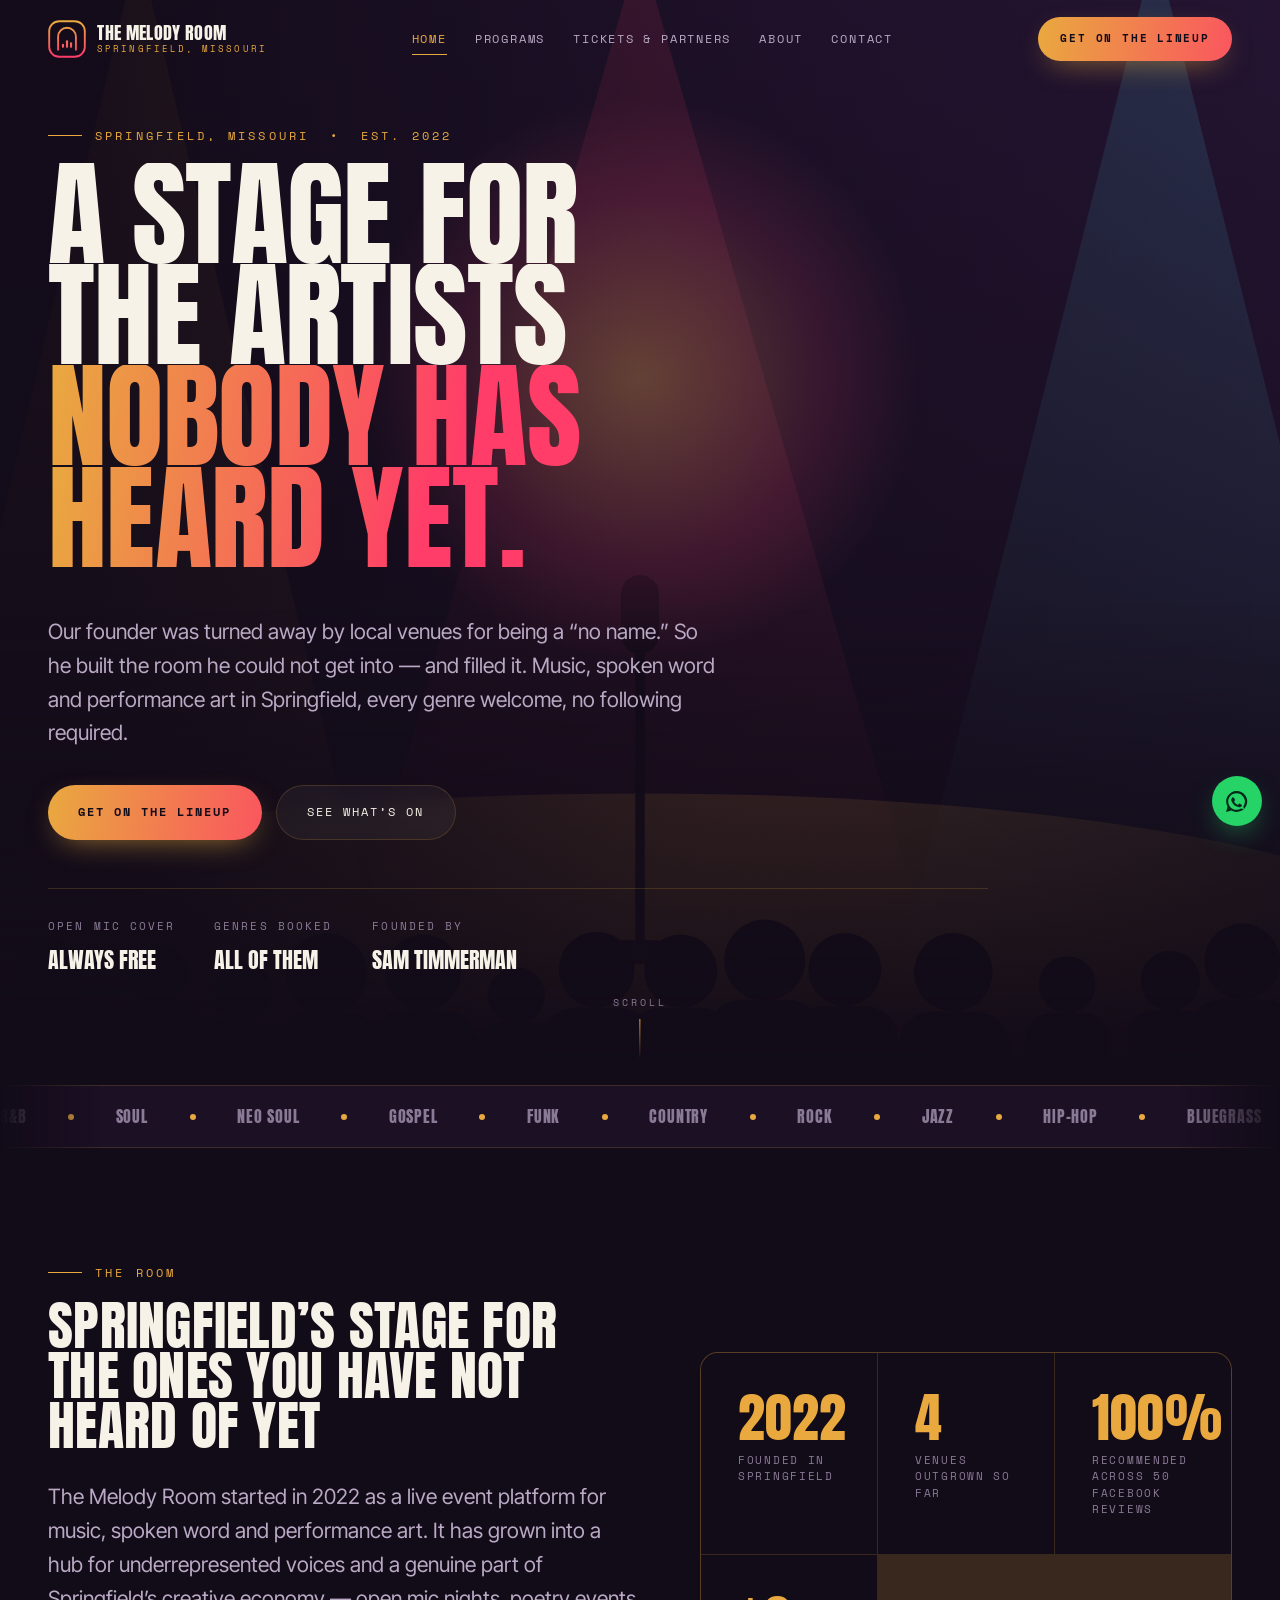
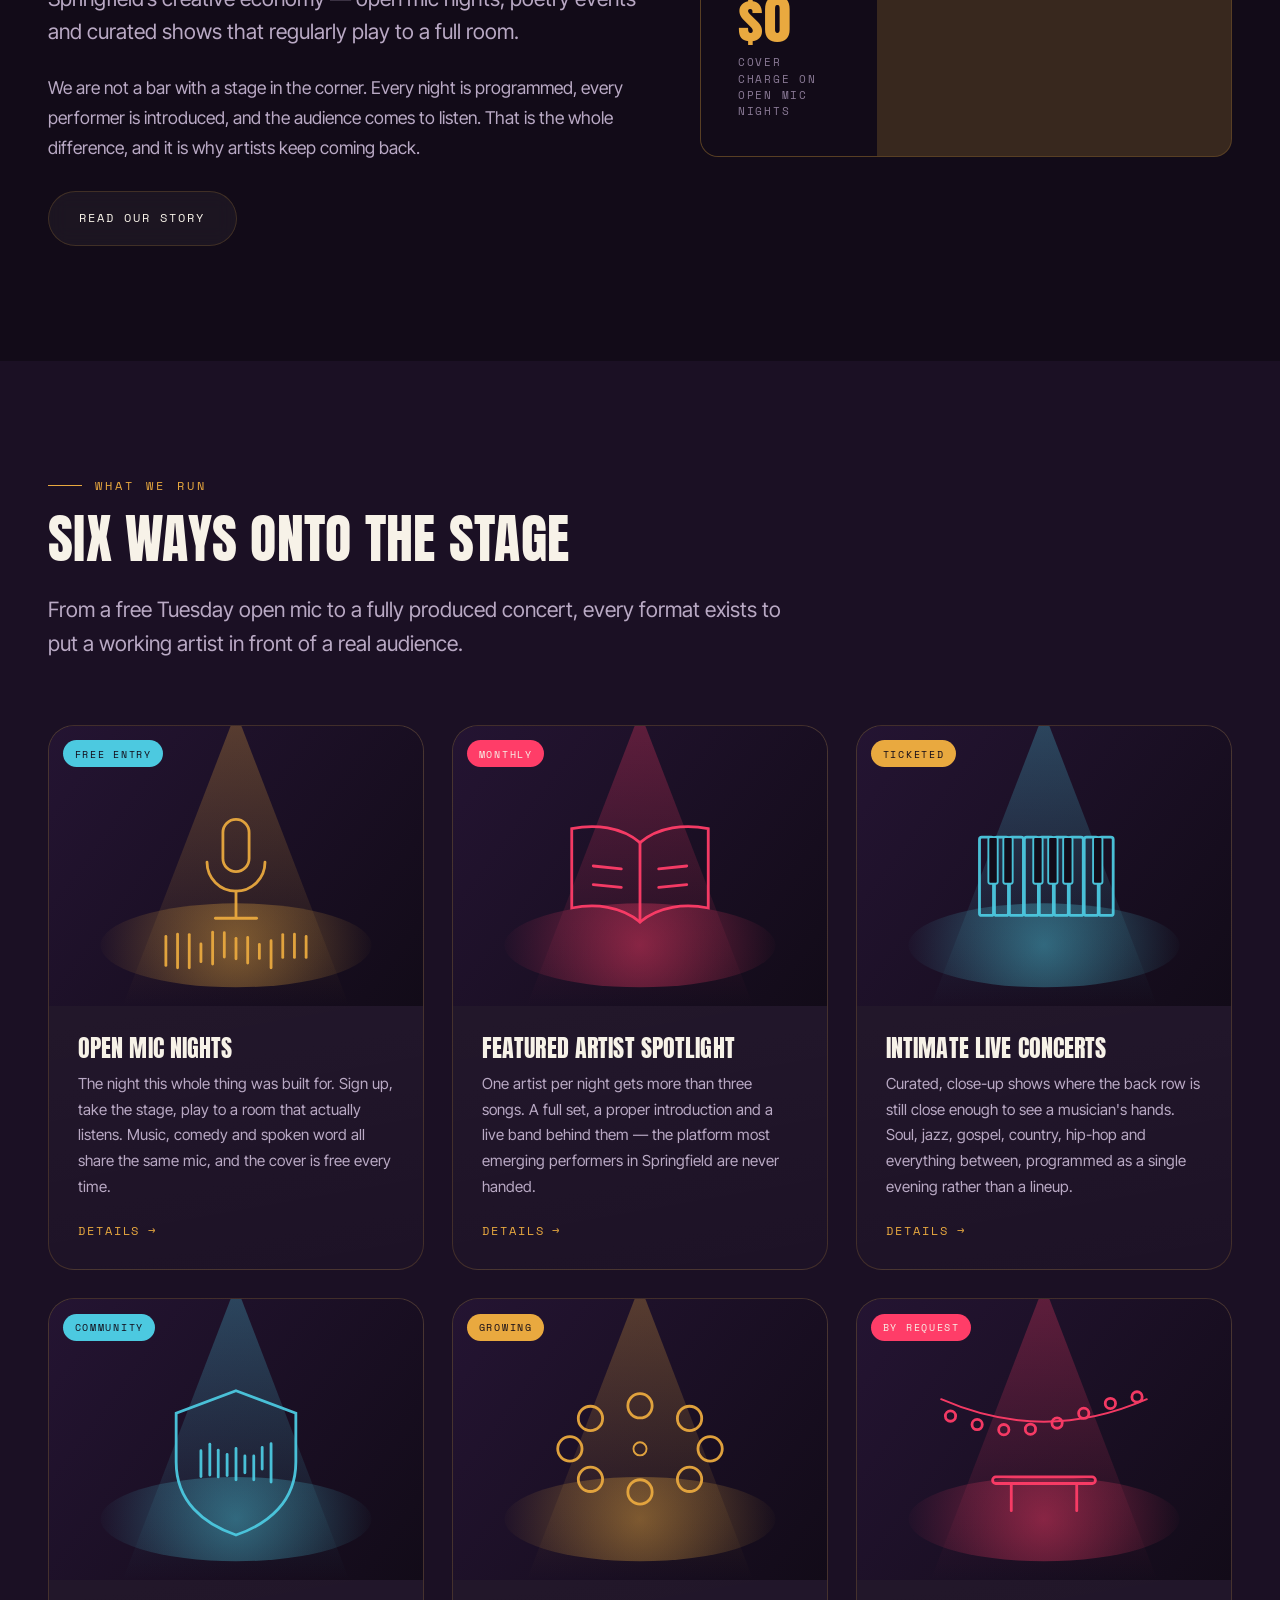
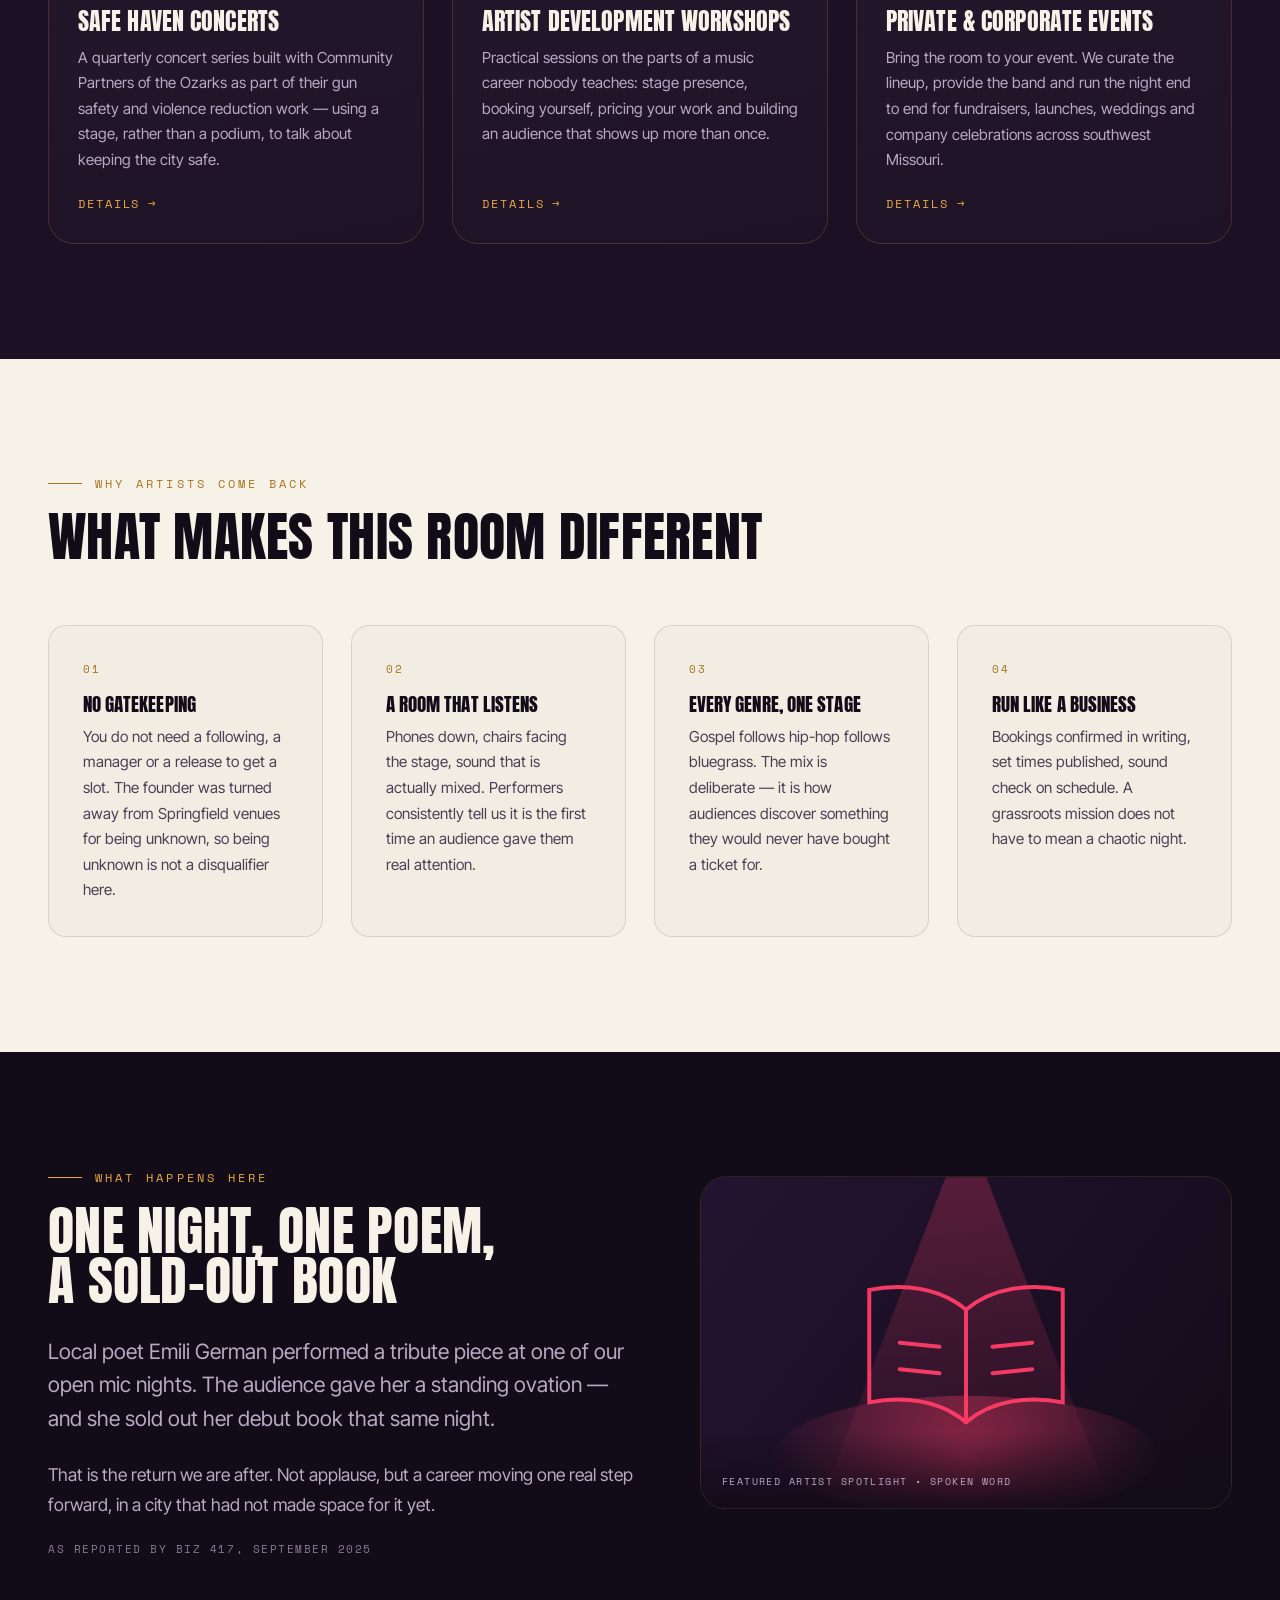
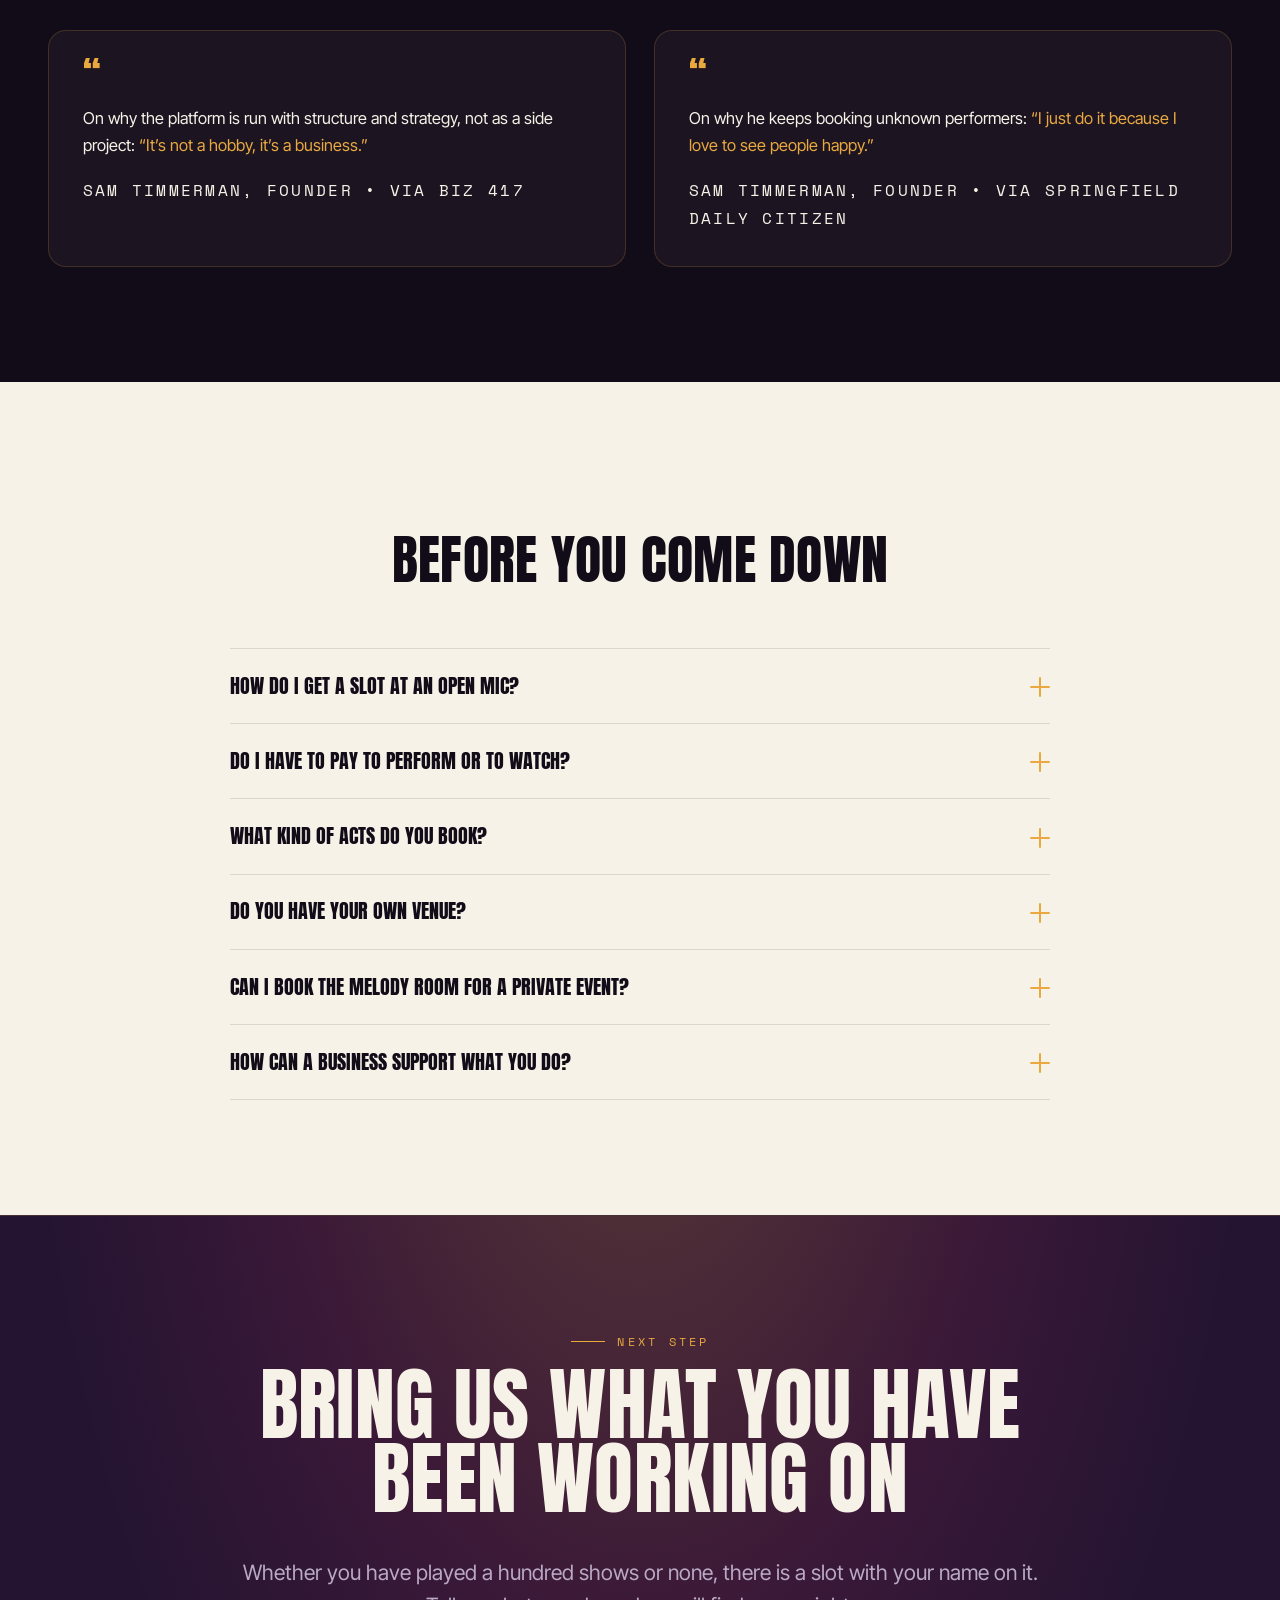
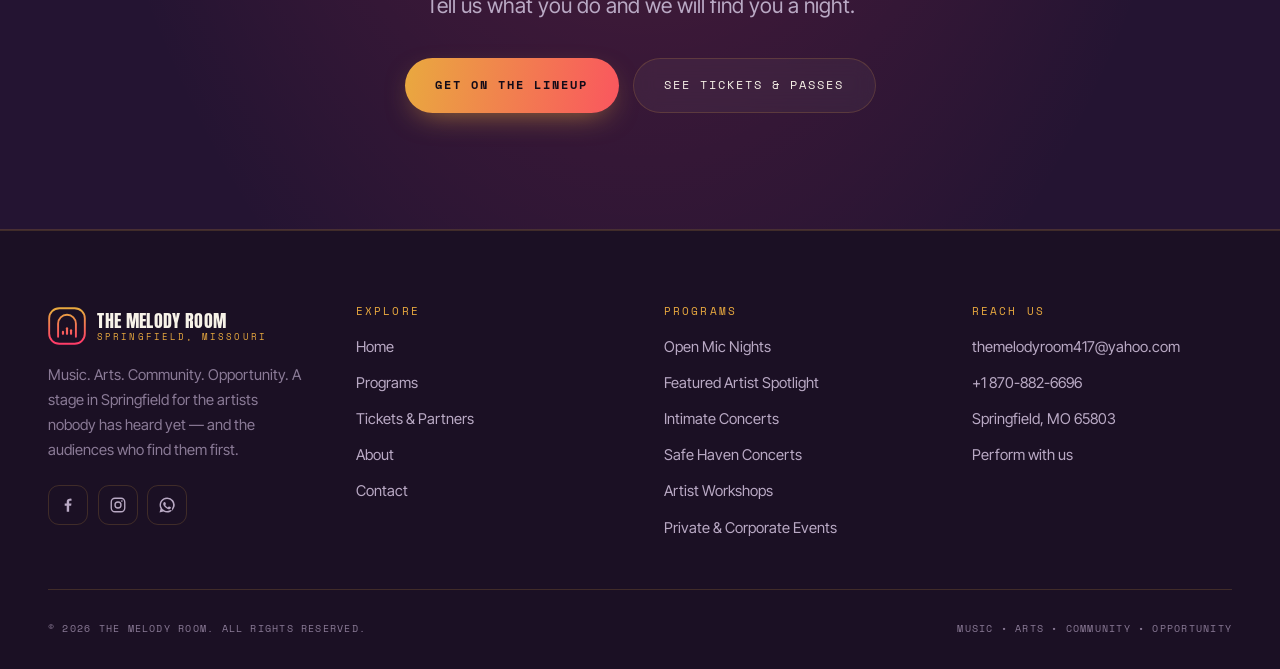
<file: index.html>
<!DOCTYPE html>
<html lang="en">
<head>
<meta charset="utf-8">
<meta name="viewport" content="width=device-width, initial-scale=1">

<!-- ============================== SEO ============================== -->
<title>The Melody Room | Live Music, Open Mic &amp; Spoken Word in Springfield, MO</title>
<meta name="description" content="The Melody Room is a live event platform in Springfield, Missouri giving stage time to musicians, poets and comedians. Free open mic nights, intimate concerts and artist spotlights. Founded by Sam Timmerman.">
<link rel="canonical" href="https://themelodyroom417.com/index.html">
<meta name="theme-color" content="#120B18">
<meta name="author" content="The Melody Room">
<meta name="robots" content="index, follow">

<!-- Open Graph / social sharing -->
<meta property="og:type" content="website">
<meta property="og:site_name" content="The Melody Room">
<meta property="og:title" content="The Melody Room | Live Music, Open Mic &amp; Spoken Word in Springfield, MO">
<meta property="og:description" content="The Melody Room is a live event platform in Springfield, Missouri giving stage time to musicians, poets and comedians. Free open mic nights, intimate concerts and artist spotlights. Founded by Sam Timmerman.">
<meta property="og:url" content="https://themelodyroom417.com/index.html">
<meta property="og:image" content="https://themelodyroom417.com/assets/images/og-image.jpg">
<meta name="twitter:card" content="summary_large_image">
<meta name="twitter:title" content="The Melody Room | Live Music, Open Mic &amp; Spoken Word in Springfield, MO">
<meta name="twitter:description" content="The Melody Room is a live event platform in Springfield, Missouri giving stage time to musicians, poets and comedians. Free open mic nights, intimate concerts and artist spotlights. Founded by Sam Timmerman.">
<meta name="twitter:image" content="https://themelodyroom417.com/assets/images/og-image.jpg">

<!-- Local SEO -->
<meta name="geo.region" content="US-MO">
<meta name="geo.placename" content="Springfield, MO">

<link rel="icon" type="image/svg+xml" href="assets/images/favicon.svg">
<link rel="apple-touch-icon" href="assets/images/logo-mark.svg">

<!-- Fonts: Anton (poster display) / Inter Tight (body) / Space Mono (run-sheet labels) -->
<link rel="preconnect" href="https://fonts.googleapis.com">
<link rel="preconnect" href="https://fonts.gstatic.com" crossorigin>
<link href="https://fonts.googleapis.com/css2?family=Anton&family=Inter+Tight:wght@400;500;600&family=Space+Mono:wght@400;700&display=swap" rel="stylesheet">

<link rel="stylesheet" href="css/style.css">

<!-- Structured data: helps Google show the venue in local results -->
<script type="application/ld+json">
{
  "@context": "https://schema.org",
  "@type": "PerformingGroup",
  "name": "The Melody Room",
  "url": "https://themelodyroom417.com",
  "logo": "https://themelodyroom417.com/assets/images/logo-mark.svg",
  "image": "https://themelodyroom417.com/assets/images/og-image.jpg",
  "description": "A live event platform in Springfield, Missouri offering stage time for music, spoken word and performance art.",
  "foundingDate": "2022",
  "founder": { "@type": "Person", "name": "Sam Timmerman" },
  "email": "themelodyroom417@yahoo.com",
  "telephone": "+1 870-882-6696",
  "address": {
    "@type": "PostalAddress",
    "addressLocality": "Springfield",
    "addressRegion": "MO",
    "postalCode": "65803",
    "addressCountry": "US"
  },
  "sameAs": ["https://www.facebook.com/TheMelodyRoom417", "https://www.instagram.com/themelodyroom417/"]
}
</script>
<script type="application/ld+json">
{"@context":"https://schema.org","@type":"FAQPage","mainEntity":[{"@type":"Question","name":"How do I get a slot at an open mic?","acceptedAnswer":{"@type":"Answer","text":"Send us a message through the contact page or reach out on Facebook or Instagram with your name, what you perform and roughly how long you need. Sign-ups also open at the door before each show, though slots fill quickly - messaging ahead is the safer route."}},{"@type":"Question","name":"Do I have to pay to perform or to watch?","acceptedAnswer":{"@type":"Answer","text":"Open mic nights are free to attend and free to perform. Ticketed shows are our curated concerts and special events, and those prices are listed on the tickets page."}},{"@type":"Question","name":"What kind of acts do you book?","acceptedAnswer":{"@type":"Answer","text":"Musicians, singers, bands, rappers, poets, spoken word artists and comedians. RandB, soul, neo soul, gospel, funk, country, rock, jazz, hip-hop, bluegrass and Christian contemporary have all shared this stage."}},{"@type":"Question","name":"Do you have your own venue?","acceptedAnswer":{"@type":"Answer","text":"We host at partner venues around Springfield while we work toward a permanent home. Every event listing names the venue and address, so always check the current listing on Facebook before you travel."}},{"@type":"Question","name":"Can I book The Melody Room for a private event?","acceptedAnswer":{"@type":"Answer","text":"Yes. We curate lineups and run full evenings for fundraisers, corporate events, weddings and community programming. Email us with your date, venue and audience size and we will send a proposal."}},{"@type":"Question","name":"How can a business support what you do?","acceptedAnswer":{"@type":"Answer","text":"Through show sponsorship, season partnership or in-kind support such as venue space and equipment. Partnership tiers are on the tickets page, and we are happy to build something that fits your goals."}}]}
</script>
</head>
<body>

<a class="skip" href="#main">Skip to content</a>

<!-- ========================= LOADING ANIMATION ========================= -->
<div id="preloader">
  <div class="preloader-inner">
    <div class="preloader-mark"><svg viewBox="0 0 64 64" aria-hidden="true" focusable="false">
      <defs><linearGradient id="bg-pre" x1="32" y1="6" x2="32" y2="58" gradientUnits="userSpaceOnUse">
        <stop offset="0" stop-color="#E9A93F"/><stop offset="1" stop-color="#FF3D68"/></linearGradient></defs>
      <rect x="2" y="2" width="60" height="60" rx="17" fill="none" stroke="url(#bg-pre)" stroke-width="3.2"/>
      <path d="M17 50V28a15 15 0 0 1 30 0v22" fill="none" stroke="url(#bg-pre)" stroke-width="3.2" stroke-linecap="round"/>
      <g fill="url(#bg-pre)"><rect x="23.4" y="40" width="3.6" height="7" rx="1.8"/>
      <rect x="30.2" y="34" width="3.6" height="13" rx="1.8"/>
      <rect x="37" y="37.5" width="3.6" height="9.5" rx="1.8"/></g></svg></div>
    <p class="preloader-label">House lights down</p>
    <div class="preloader-bar"><i></i></div>
  </div>
</div>

<!-- ============================== NAV ============================== -->
<header class="nav">
  <div class="nav-inner">
    <a class="brand" href="index.html" aria-label="The Melody Room — home">
      <svg viewBox="0 0 64 64" aria-hidden="true" focusable="false">
      <defs><linearGradient id="bg-nav" x1="32" y1="6" x2="32" y2="58" gradientUnits="userSpaceOnUse">
        <stop offset="0" stop-color="#E9A93F"/><stop offset="1" stop-color="#FF3D68"/></linearGradient></defs>
      <rect x="2" y="2" width="60" height="60" rx="17" fill="none" stroke="url(#bg-nav)" stroke-width="3.2"/>
      <path d="M17 50V28a15 15 0 0 1 30 0v22" fill="none" stroke="url(#bg-nav)" stroke-width="3.2" stroke-linecap="round"/>
      <g fill="url(#bg-nav)"><rect x="23.4" y="40" width="3.6" height="7" rx="1.8"/>
      <rect x="30.2" y="34" width="3.6" height="13" rx="1.8"/>
      <rect x="37" y="37.5" width="3.6" height="9.5" rx="1.8"/></g></svg>
      <span class="brand-text">
        <span class="brand-name">The Melody Room</span>
        <span class="brand-sub">Springfield, Missouri</span>
      </span>
    </a>

    <nav class="nav-links" id="nav-links" aria-label="Main">
      <a href="index.html">Home</a>
        <a href="programs.html">Programs</a>
        <a href="tickets.html">Tickets &amp; Partners</a>
        <a href="about.html">About</a>
        <a href="contact.html">Contact</a>
      <a class="btn btn--primary" href="contact.html#lineup">Get on the lineup</a>
    </nav>

    <div class="nav-cta">
      <a class="btn btn--primary" href="contact.html#lineup">Get on the lineup</a>
    </div>

    <button class="burger" type="button" aria-label="Menu" aria-expanded="false" aria-controls="nav-links">
      <i></i><i></i><i></i>
    </button>
  </div>
</header>

<main id="main">

<!-- ============================== HERO ============================== -->
<section class="hero">
  <img class="hero-bg" src="assets/images/hero-stage.svg"
       alt="Stage lighting washing over the audience at a The Melody Room show" width="1600" height="800">
  <div class="spotlight" aria-hidden="true"></div>

  <div class="shell">
    <div class="hero-content">
      <p class="eyebrow">Springfield, Missouri &nbsp;&bull;&nbsp; Est. 2022</p>
      <h1>
        <span class="reveal-word"><span style="animation-delay:.05s">A stage for</span></span><br>
        <span class="reveal-word"><span style="animation-delay:.15s">the artists</span></span><br>
        <span class="reveal-word"><span class="spill" style="animation-delay:.25s">nobody has</span></span><br>
        <span class="reveal-word"><span class="spill" style="animation-delay:.35s">heard yet.</span></span>
      </h1>
      <p class="lead">Our founder was turned away by local venues for being a &ldquo;no name.&rdquo;
      So he built the room he could not get into &mdash; and filled it. Music, spoken word and
      performance art in Springfield, every genre welcome, no following required.</p>

      <div class="btn-row">
        <a class="btn btn--primary" href="contact.html#lineup">Get on the lineup</a>
        <a class="btn btn--ghost" href="programs.html">See what&rsquo;s on</a>
      </div>

      <dl class="hero-meta">
        <div><dt>Open mic cover</dt><dd>Always free</dd></div>
        <div><dt>Genres booked</dt><dd>All of them</dd></div>
        <div><dt>Founded by</dt><dd>Sam Timmerman</dd></div>
      </dl>
    </div>
  </div>

  <div class="scroll-hint" aria-hidden="true"><span>Scroll</span><i></i></div>
</section>

<div class="marquee" aria-hidden="true"><ul><li>R&amp;B</li><li>Soul</li><li>Neo Soul</li><li>Gospel</li><li>Funk</li><li>Country</li><li>Rock</li><li>Jazz</li><li>Hip-Hop</li><li>Bluegrass</li><li>Spoken Word</li><li>Comedy</li><li>Christian Contemporary</li></ul></div>


<!-- ============================== INTRO + STATS ============================== -->
<section class="section">
  <div class="shell">
    <div class="split">
      <div>
        <p class="eyebrow" data-reveal>The room</p>
        <h2 data-reveal>Springfield&rsquo;s stage for<br>the ones you have not<br>heard of yet</h2>
        <p class="lead" data-reveal>The Melody Room started in 2022 as a live event platform for music,
        spoken word and performance art. It has grown into a hub for underrepresented voices
        and a genuine part of Springfield&rsquo;s creative economy &mdash; open mic nights,
        poetry events and curated shows that regularly play to a full room.</p>
        <p data-reveal>We are not a bar with a stage in the corner. Every night is programmed,
        every performer is introduced, and the audience comes to listen. That is the whole
        difference, and it is why artists keep coming back.</p>
        <div class="btn-row" data-reveal style="margin-top:1.8rem">
          <a class="btn btn--ghost" href="about.html">Read our story</a>
        </div>
      </div>

      <div data-reveal>
        <div class="stats">
          <div class="stat">
            <div class="stat-num"><span data-count="2022">0</span></div>
            <p class="stat-label">Founded in Springfield</p>
          </div>
          <div class="stat">
            <div class="stat-num"><span data-count="4">0</span></div>
            <p class="stat-label">Venues outgrown so far</p>
          </div>
          <div class="stat">
            <div class="stat-num"><span data-count="100">0</span>%</div>
            <p class="stat-label">Recommended across 50 Facebook reviews</p>
          </div>
          <div class="stat">
            <div class="stat-num">$<span data-count="0">0</span></div>
            <p class="stat-label">Cover charge on open mic nights</p>
          </div>
        </div>
      </div>
    </div>
  </div>
</section>

<!-- ============================== PROGRAMS ============================== -->
<section class="section section--velvet" id="programs">
  <div class="shell">
    <div class="section-head">
      <p class="eyebrow" data-reveal>What we run</p>
      <h2 data-reveal>Six ways onto the stage</h2>
      <p class="lead" data-reveal>From a free Tuesday open mic to a fully produced concert,
      every format exists to put a working artist in front of a real audience.</p>
    </div>
    <div class="grid grid--3">
      <article class="card" data-reveal>
        <div class="card-media">
          <img src="assets/images/prog-open-mic.svg" alt="Open Mic Nights at The Melody Room in Springfield, Missouri"
               width="800" height="600" loading="lazy" decoding="async">
          <span class="card-tag card-tag--free">Free entry</span>
        </div>
        <div class="card-body">
          <h3>Open Mic Nights</h3>
          <p>The night this whole thing was built for. Sign up, take the stage, play to a room that actually listens. Music, comedy and spoken word all share the same mic, and the cover is free every time.</p>
          <a class="link-arrow" href="programs.html#open-mic">Details <span>&rarr;</span></a>
        </div>
      </article>
      <article class="card" data-reveal>
        <div class="card-media">
          <img src="assets/images/prog-poetry.svg" alt="Featured Artist Spotlight at The Melody Room in Springfield, Missouri"
               width="800" height="600" loading="lazy" decoding="async">
          <span class="card-tag card-tag--gel">Monthly</span>
        </div>
        <div class="card-body">
          <h3>Featured Artist Spotlight</h3>
          <p>One artist per night gets more than three songs. A full set, a proper introduction and a live band behind them &mdash; the platform most emerging performers in Springfield are never handed.</p>
          <a class="link-arrow" href="programs.html#spotlight">Details <span>&rarr;</span></a>
        </div>
      </article>
      <article class="card" data-reveal>
        <div class="card-media">
          <img src="assets/images/prog-concerts.svg" alt="Intimate Live Concerts at The Melody Room in Springfield, Missouri"
               width="800" height="600" loading="lazy" decoding="async">
          <span class="card-tag ">Ticketed</span>
        </div>
        <div class="card-body">
          <h3>Intimate Live Concerts</h3>
          <p>Curated, close-up shows where the back row is still close enough to see a musician's hands. Soul, jazz, gospel, country, hip-hop and everything between, programmed as a single evening rather than a lineup.</p>
          <a class="link-arrow" href="programs.html#concerts">Details <span>&rarr;</span></a>
        </div>
      </article>
      <article class="card" data-reveal>
        <div class="card-media">
          <img src="assets/images/prog-safe-haven.svg" alt="Safe Haven Concerts at The Melody Room in Springfield, Missouri"
               width="800" height="600" loading="lazy" decoding="async">
          <span class="card-tag card-tag--free">Community</span>
        </div>
        <div class="card-body">
          <h3>Safe Haven Concerts</h3>
          <p>A quarterly concert series built with Community Partners of the Ozarks as part of their gun safety and violence reduction work &mdash; using a stage, rather than a podium, to talk about keeping the city safe.</p>
          <a class="link-arrow" href="programs.html#safe-haven">Details <span>&rarr;</span></a>
        </div>
      </article>
      <article class="card" data-reveal>
        <div class="card-media">
          <img src="assets/images/prog-workshops.svg" alt="Artist Development Workshops at The Melody Room in Springfield, Missouri"
               width="800" height="600" loading="lazy" decoding="async">
          <span class="card-tag ">Growing</span>
        </div>
        <div class="card-body">
          <h3>Artist Development Workshops</h3>
          <p>Practical sessions on the parts of a music career nobody teaches: stage presence, booking yourself, pricing your work and building an audience that shows up more than once.</p>
          <a class="link-arrow" href="programs.html#workshops">Details <span>&rarr;</span></a>
        </div>
      </article>
      <article class="card" data-reveal>
        <div class="card-media">
          <img src="assets/images/prog-private.svg" alt="Private &amp; Corporate Events at The Melody Room in Springfield, Missouri"
               width="800" height="600" loading="lazy" decoding="async">
          <span class="card-tag card-tag--gel">By request</span>
        </div>
        <div class="card-body">
          <h3>Private &amp; Corporate Events</h3>
          <p>Bring the room to your event. We curate the lineup, provide the band and run the night end to end for fundraisers, launches, weddings and company celebrations across southwest Missouri.</p>
          <a class="link-arrow" href="programs.html#private">Details <span>&rarr;</span></a>
        </div>
      </article>
    </div>
  </div>
</section>

<!-- ============================== WHY US ============================== -->
<section class="section section--paper">
  <div class="shell">
    <div class="section-head">
      <p class="eyebrow" data-reveal>Why artists come back</p>
      <h2 data-reveal>What makes this room different</h2>
    </div>
    <div class="grid grid--4">
      <article class="feature" data-reveal>
        <span class="feature-num">01</span>
        <h3>No gatekeeping</h3>
        <p>You do not need a following, a manager or a release to get a slot. The founder was turned away from Springfield venues for being unknown, so being unknown is not a disqualifier here.</p>
      </article>
      <article class="feature" data-reveal>
        <span class="feature-num">02</span>
        <h3>A room that listens</h3>
        <p>Phones down, chairs facing the stage, sound that is actually mixed. Performers consistently tell us it is the first time an audience gave them real attention.</p>
      </article>
      <article class="feature" data-reveal>
        <span class="feature-num">03</span>
        <h3>Every genre, one stage</h3>
        <p>Gospel follows hip-hop follows bluegrass. The mix is deliberate &mdash; it is how audiences discover something they would never have bought a ticket for.</p>
      </article>
      <article class="feature" data-reveal>
        <span class="feature-num">04</span>
        <h3>Run like a business</h3>
        <p>Bookings confirmed in writing, set times published, sound check on schedule. A grassroots mission does not have to mean a chaotic night.</p>
      </article>
    </div>
  </div>
</section>

<!-- ============================== STORY / PRESS ============================== -->
<!-- NOTE FOR THE CLIENT: the two quotes below are real, published and credited.
     To add audience testimonials, paste genuine reviews from your Facebook page
     into extra .quote-card blocks rather than inventing them. -->
<section class="section">
  <div class="shell">
    <div class="split split--flip">
      <div data-reveal>
        <div class="frame frame--wide" data-parallax="0.06">
          <img src="assets/images/prog-poetry.svg"
               alt="Spotlight on a spoken word performance at The Melody Room"
               width="800" height="600" loading="lazy" decoding="async">
          <p class="frame-caption">Featured artist spotlight &bull; spoken word</p>
        </div>
      </div>
      <div>
        <p class="eyebrow" data-reveal>What happens here</p>
        <h2 data-reveal>One night, one poem,<br>a sold-out book</h2>
        <p class="lead" data-reveal>Local poet Emili German performed a tribute piece at one of
        our open mic nights. The audience gave her a standing ovation &mdash; and she sold out
        her debut book that same night.</p>
        <p data-reveal>That is the return we are after. Not applause, but a career moving one
        real step forward, in a city that had not made space for it yet.</p>
        <p class="muted" data-reveal style="font-family:var(--mono);font-size:.68rem;letter-spacing:.14em;text-transform:uppercase">
          As reported by Biz 417, September 2025</p>
      </div>
    </div>

    <div class="grid grid--2" style="margin-top:clamp(3rem,6vw,4.5rem)">
      <article class="quote-card" data-reveal>
        <span class="quote-mark" aria-hidden="true">&ldquo;</span>
        <p>On why the platform is run with structure and strategy, not as a side project:
        <span class="accent">&ldquo;It&rsquo;s not a hobby, it&rsquo;s a business.&rdquo;</span></p>
        <p class="quote-by">Sam Timmerman, founder &bull; via Biz 417</p>
      </article>
      <article class="quote-card" data-reveal>
        <span class="quote-mark" aria-hidden="true">&ldquo;</span>
        <p>On why he keeps booking unknown performers:
        <span class="accent">&ldquo;I just do it because I love to see people happy.&rdquo;</span></p>
        <p class="quote-by">Sam Timmerman, founder &bull; via Springfield Daily Citizen</p>
      </article>
    </div>
  </div>
</section>

<!-- ============================== FAQ ============================== -->
<section class="section section--paper">
  <div class="shell shell--narrow">
    <div class="section-head section-head--center">
      <p class="eyebrow eyebrow--center" data-reveal>Questions</p>
      <h2 data-reveal>Before you come down</h2>
    </div>
    <div class="faq">
      <div class="faq-item" data-reveal>
        <button class="faq-q" type="button" aria-expanded="false" aria-controls="faq-0">
          How do I get a slot at an open mic?<span class="faq-icon" aria-hidden="true"></span>
        </button>
        <div class="faq-a" id="faq-0"><div><p>Send us a message through the contact page or reach out on Facebook or Instagram with your name, what you perform and roughly how long you need. Sign-ups also open at the door before each show, though slots fill quickly &mdash; messaging ahead is the safer route.</p></div></div>
      </div>
      <div class="faq-item" data-reveal>
        <button class="faq-q" type="button" aria-expanded="false" aria-controls="faq-1">
          Do I have to pay to perform or to watch?<span class="faq-icon" aria-hidden="true"></span>
        </button>
        <div class="faq-a" id="faq-1"><div><p>Open mic nights are free to attend and free to perform. Ticketed shows are our curated concerts and special events, and those prices are listed on the tickets page.</p></div></div>
      </div>
      <div class="faq-item" data-reveal>
        <button class="faq-q" type="button" aria-expanded="false" aria-controls="faq-2">
          What kind of acts do you book?<span class="faq-icon" aria-hidden="true"></span>
        </button>
        <div class="faq-a" id="faq-2"><div><p>Musicians, singers, bands, rappers, poets, spoken word artists and comedians. R&amp;B, soul, neo soul, gospel, funk, country, rock, jazz, hip-hop, bluegrass and Christian contemporary have all shared this stage.</p></div></div>
      </div>
      <div class="faq-item" data-reveal>
        <button class="faq-q" type="button" aria-expanded="false" aria-controls="faq-3">
          Do you have your own venue?<span class="faq-icon" aria-hidden="true"></span>
        </button>
        <div class="faq-a" id="faq-3"><div><p>We host at partner venues around Springfield while we work toward a permanent home. Every event listing names the venue and address, so always check the current listing on Facebook before you travel.</p></div></div>
      </div>
      <div class="faq-item" data-reveal>
        <button class="faq-q" type="button" aria-expanded="false" aria-controls="faq-4">
          Can I book The Melody Room for a private event?<span class="faq-icon" aria-hidden="true"></span>
        </button>
        <div class="faq-a" id="faq-4"><div><p>Yes. We curate lineups and run full evenings for fundraisers, corporate events, weddings and community programming. Email us with your date, venue and audience size and we will send a proposal.</p></div></div>
      </div>
      <div class="faq-item" data-reveal>
        <button class="faq-q" type="button" aria-expanded="false" aria-controls="faq-5">
          How can a business support what you do?<span class="faq-icon" aria-hidden="true"></span>
        </button>
        <div class="faq-a" id="faq-5"><div><p>Through show sponsorship, season partnership or in-kind support such as venue space and equipment. Partnership tiers are on the tickets page, and we are happy to build something that fits your goals.</p></div></div>
      </div>
    </div>
  </div>
</section>


<section class="section cta-band">
  <div class="shell shell--narrow">
    <p class="eyebrow eyebrow--center" data-reveal>Next step</p>
    <h2 data-reveal>Bring us what you have been working on</h2>
    <p class="lead" data-reveal style="margin-bottom:2.2rem">Whether you have played a hundred shows or none, there is a slot with your name on it. Tell us what you do and we will find you a night.</p>
    <div class="btn-row" data-reveal>
      <a class="btn btn--primary" href="contact.html#lineup">Get on the lineup</a>
      <a class="btn btn--ghost" href="tickets.html">See tickets &amp; passes</a>
    </div>
  </div>
</section>

</main>

<!-- ============================== FOOTER ============================== -->
<footer class="footer">
  <div class="shell">
    <div class="footer-grid">

      <div class="footer-brand">
        <a class="brand" href="index.html" aria-label="The Melody Room — home">
          <svg viewBox="0 0 64 64" aria-hidden="true" focusable="false">
      <defs><linearGradient id="bg-ft" x1="32" y1="6" x2="32" y2="58" gradientUnits="userSpaceOnUse">
        <stop offset="0" stop-color="#E9A93F"/><stop offset="1" stop-color="#FF3D68"/></linearGradient></defs>
      <rect x="2" y="2" width="60" height="60" rx="17" fill="none" stroke="url(#bg-ft)" stroke-width="3.2"/>
      <path d="M17 50V28a15 15 0 0 1 30 0v22" fill="none" stroke="url(#bg-ft)" stroke-width="3.2" stroke-linecap="round"/>
      <g fill="url(#bg-ft)"><rect x="23.4" y="40" width="3.6" height="7" rx="1.8"/>
      <rect x="30.2" y="34" width="3.6" height="13" rx="1.8"/>
      <rect x="37" y="37.5" width="3.6" height="9.5" rx="1.8"/></g></svg>
          <span class="brand-text">
            <span class="brand-name">The Melody Room</span>
            <span class="brand-sub">Springfield, Missouri</span>
          </span>
        </a>
        <p class="muted">Music. Arts. Community. Opportunity. A stage in Springfield for the
        artists nobody has heard yet &mdash; and the audiences who find them first.</p>
        <div class="socials">
          <a href="https://www.facebook.com/TheMelodyRoom417" target="_blank" rel="noopener" aria-label="The Melody Room on Facebook"><svg viewBox="0 0 24 24" fill="currentColor" aria-hidden="true"><path d="M13.5 21v-8h2.7l.4-3.1h-3.1V7.9c0-.9.25-1.5 1.55-1.5H16.7V3.6A21 21 0 0014.3 3.5c-2.4 0-4 1.46-4 4.14V9.9H7.6V13h2.7v8z"/></svg></a>
          <a href="https://www.instagram.com/themelodyroom417/" target="_blank" rel="noopener" aria-label="The Melody Room on Instagram"><svg viewBox="0 0 24 24" fill="none" stroke="currentColor" stroke-width="1.8" aria-hidden="true"><rect x="3" y="3" width="18" height="18" rx="5"/><circle cx="12" cy="12" r="4"/><circle cx="17.2" cy="6.8" r="1.1" fill="currentColor" stroke="none"/></svg></a>
          <a href="https://wa.me/18708826696" target="_blank" rel="noopener" aria-label="Message us on WhatsApp"><svg viewBox="0 0 24 24" fill="currentColor" aria-hidden="true"><path d="M12 2a10 10 0 00-8.6 15L2 22l5.2-1.4A10 10 0 1012 2zm0 2a8 8 0 016.8 12.2l-.3.5.8 2.8-2.9-.8-.5.3A8 8 0 1112 4zm-3.4 4c-.2 0-.5.1-.7.4-.3.3-.9.9-.9 2.1s.9 2.4 1 2.6c.1.2 1.7 2.8 4.3 3.8 2.1.8 2.6.7 3 .6.5-.1 1.5-.6 1.7-1.2.2-.6.2-1.1.1-1.2l-.6-.3-1.6-.8c-.2-.1-.4-.1-.6.1l-.8 1c-.2.2-.3.2-.5.1a6.6 6.6 0 01-3.3-2.9c-.1-.2 0-.4.1-.5l.5-.6.2-.4v-.4l-.7-1.7c-.2-.5-.4-.4-.6-.4z"/></svg></a>
        </div>
      </div>

      <div>
        <h4>Explore</h4>
        <nav class="footer-links" aria-label="Footer">
          <a href="index.html">Home</a>
          <a href="programs.html">Programs</a>
          <a href="tickets.html">Tickets &amp; Partners</a>
          <a href="about.html">About</a>
          <a href="contact.html">Contact</a>
        </nav>
      </div>

      <div>
        <h4>Programs</h4>
        <nav class="footer-links" aria-label="Programs">
        <a href="programs.html#open-mic">Open Mic Nights</a>
        <a href="programs.html#spotlight">Featured Artist Spotlight</a>
        <a href="programs.html#concerts">Intimate Concerts</a>
        <a href="programs.html#safe-haven">Safe Haven Concerts</a>
        <a href="programs.html#workshops">Artist Workshops</a>
        <a href="programs.html#private">Private &amp; Corporate Events</a>
        </nav>
      </div>

      <div>
        <h4>Reach us</h4>
        <nav class="footer-links">
          <a href="mailto:themelodyroom417@yahoo.com">themelodyroom417@yahoo.com</a>
          <a href="tel:+18708826696">+1 870-882-6696</a>
          <a href="contact.html">Springfield, MO 65803</a>
          <a href="contact.html#lineup">Perform with us</a>
        </nav>
      </div>

    </div>

    <div class="footer-base">
      <span>&copy; <span data-year>2026</span> The Melody Room. All rights reserved.</span>
      <span>Music &bull; Arts &bull; Community &bull; Opportunity</span>
    </div>
  </div>
</footer>

<!-- ========================= FLOATING ACTIONS ========================= -->
<a class="quick-chat" href="https://wa.me/18708826696" target="_blank" rel="noopener"
   aria-label="Message The Melody Room on WhatsApp"><svg viewBox="0 0 24 24" fill="currentColor" aria-hidden="true"><path d="M12 2a10 10 0 00-8.6 15L2 22l5.2-1.4A10 10 0 1012 2zm0 2a8 8 0 016.8 12.2l-.3.5.8 2.8-2.9-.8-.5.3A8 8 0 1112 4zm-3.4 4c-.2 0-.5.1-.7.4-.3.3-.9.9-.9 2.1s.9 2.4 1 2.6c.1.2 1.7 2.8 4.3 3.8 2.1.8 2.6.7 3 .6.5-.1 1.5-.6 1.7-1.2.2-.6.2-1.1.1-1.2l-.6-.3-1.6-.8c-.2-.1-.4-.1-.6.1l-.8 1c-.2.2-.3.2-.5.1a6.6 6.6 0 01-3.3-2.9c-.1-.2 0-.4.1-.5l.5-.6.2-.4v-.4l-.7-1.7c-.2-.5-.4-.4-.6-.4z"/></svg></a>
<button class="to-top" type="button" aria-label="Back to top"><svg viewBox="0 0 24 24" fill="none" stroke="currentColor" stroke-width="2.4" stroke-linecap="round" stroke-linejoin="round" aria-hidden="true"><path d="M12 19V5"/><path d="M5.5 11.5L12 5l6.5 6.5"/></svg></button>

<script src="js/script.js"></script>
</body>
</html>
</file>
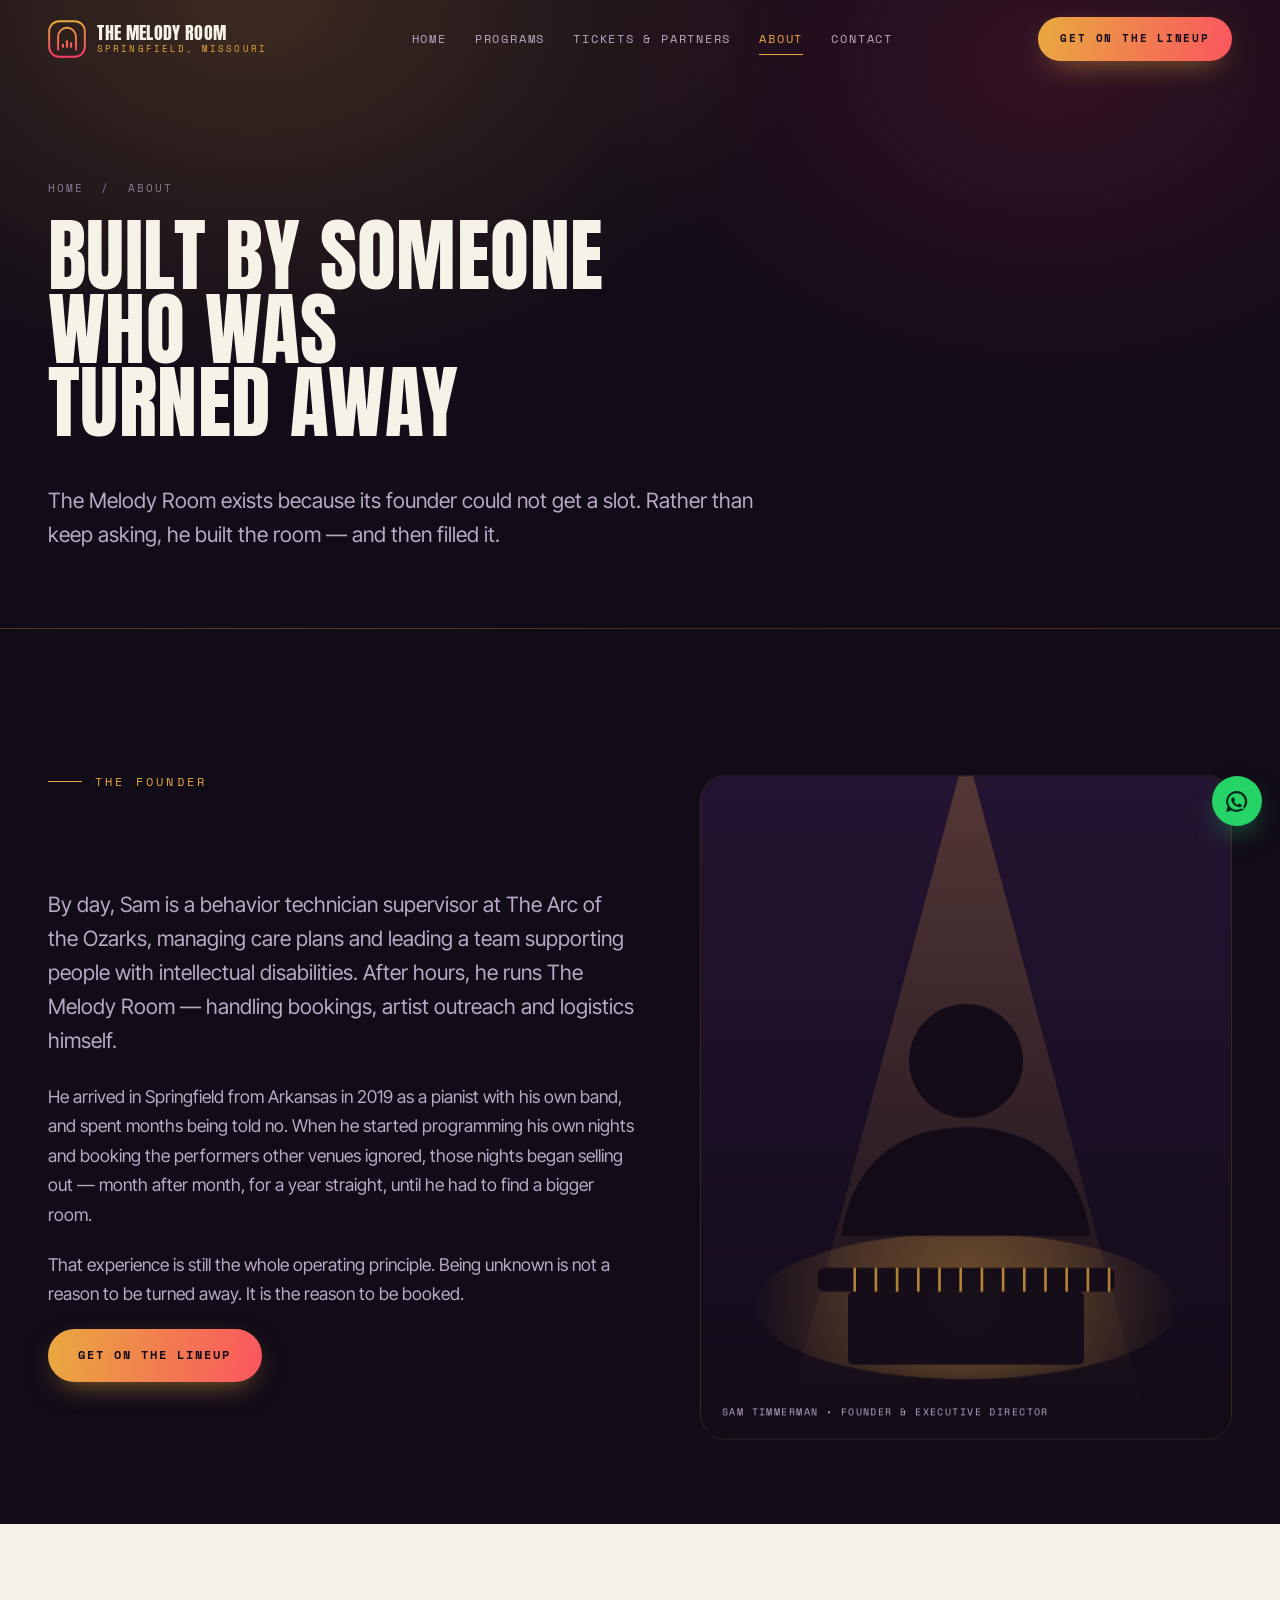
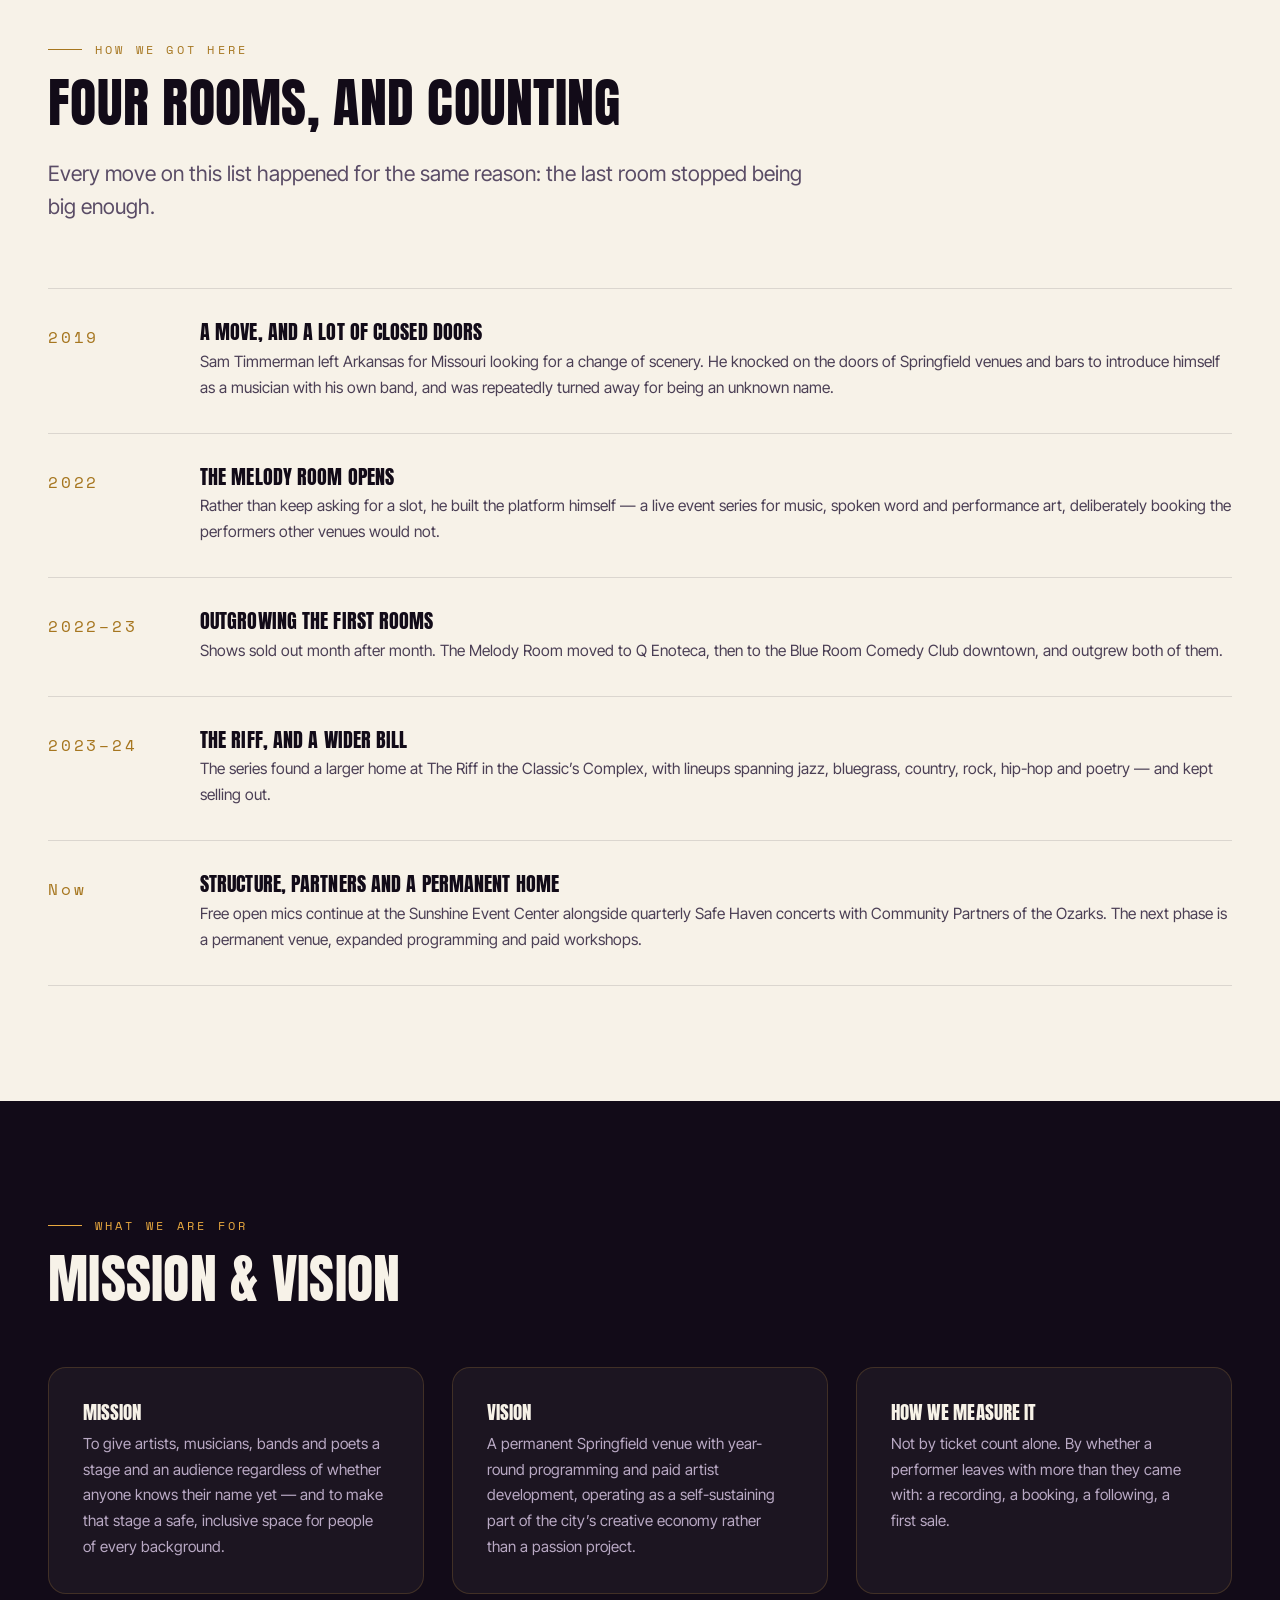
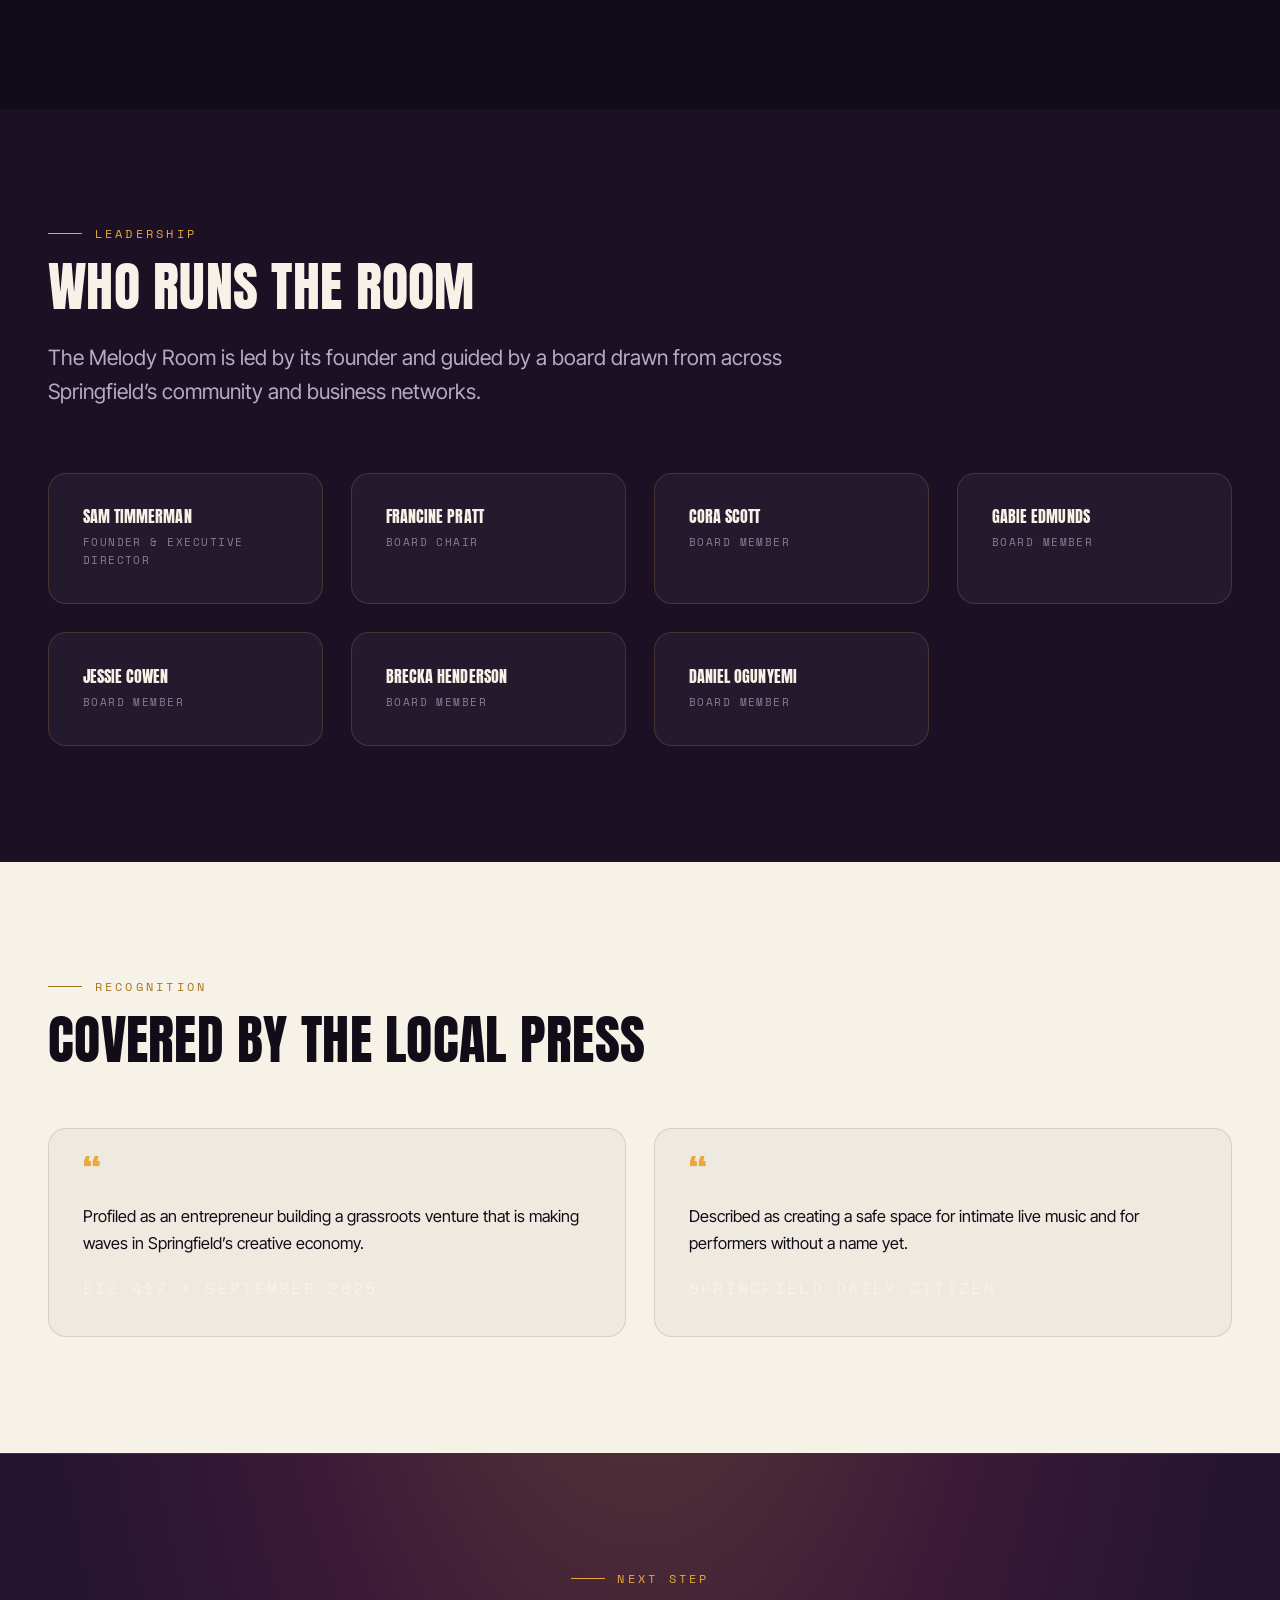
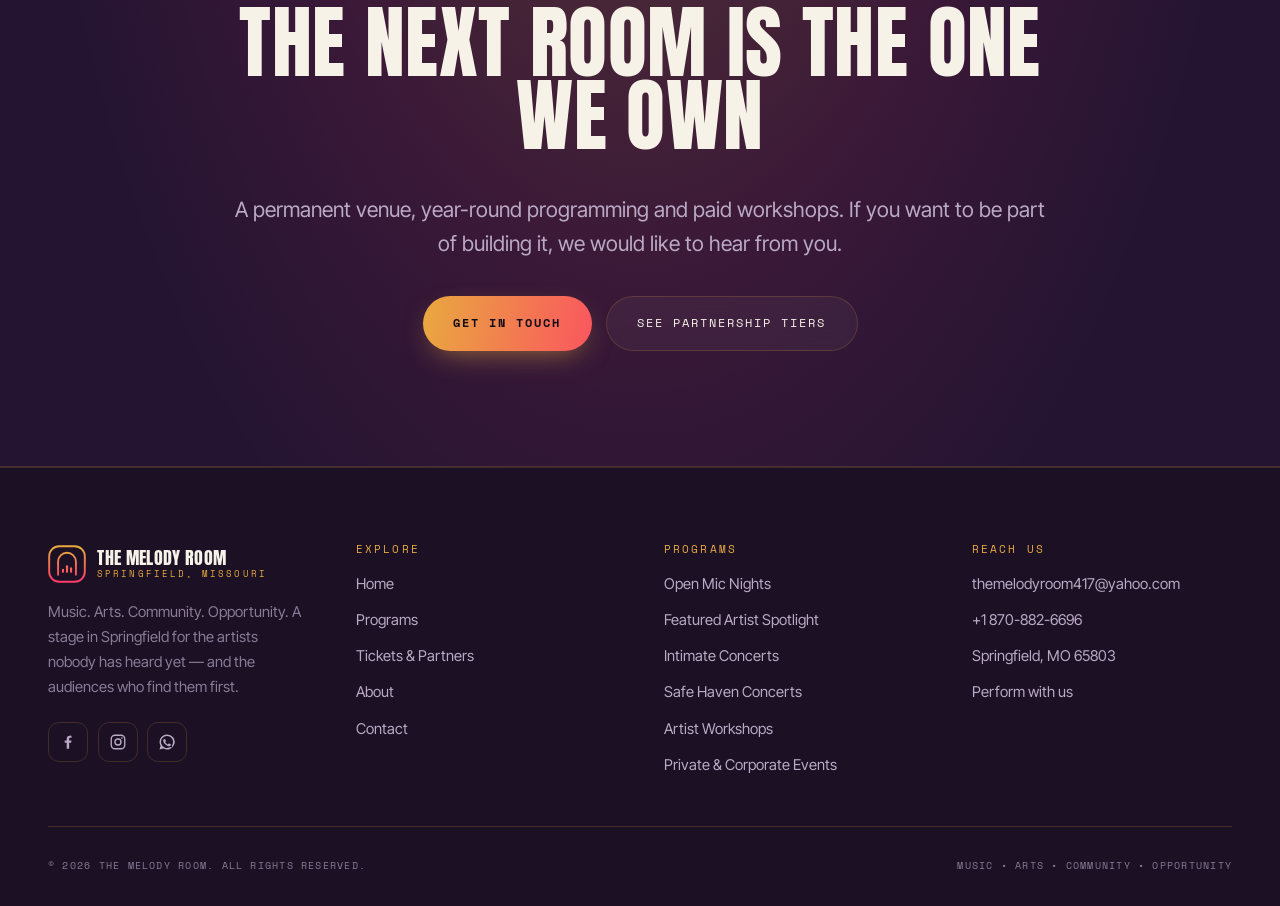
<file: about.html>
<!DOCTYPE html>
<html lang="en">
<head>
<meta charset="utf-8">
<meta name="viewport" content="width=device-width, initial-scale=1">

<!-- ============================== SEO ============================== -->
<title>About The Melody Room | Founded by Sam Timmerman in Springfield, MO</title>
<meta name="description" content="The story behind The Melody Room: how a musician turned away by Springfield venues built a platform for underrepresented voices, and where it is heading next.">
<link rel="canonical" href="https://themelodyroom417.com/about.html">
<meta name="theme-color" content="#120B18">
<meta name="author" content="The Melody Room">
<meta name="robots" content="index, follow">

<!-- Open Graph / social sharing -->
<meta property="og:type" content="website">
<meta property="og:site_name" content="The Melody Room">
<meta property="og:title" content="About The Melody Room | Founded by Sam Timmerman in Springfield, MO">
<meta property="og:description" content="The story behind The Melody Room: how a musician turned away by Springfield venues built a platform for underrepresented voices, and where it is heading next.">
<meta property="og:url" content="https://themelodyroom417.com/about.html">
<meta property="og:image" content="https://themelodyroom417.com/assets/images/og-image.jpg">
<meta name="twitter:card" content="summary_large_image">
<meta name="twitter:title" content="About The Melody Room | Founded by Sam Timmerman in Springfield, MO">
<meta name="twitter:description" content="The story behind The Melody Room: how a musician turned away by Springfield venues built a platform for underrepresented voices, and where it is heading next.">
<meta name="twitter:image" content="https://themelodyroom417.com/assets/images/og-image.jpg">

<!-- Local SEO -->
<meta name="geo.region" content="US-MO">
<meta name="geo.placename" content="Springfield, MO">

<link rel="icon" type="image/svg+xml" href="assets/images/favicon.svg">
<link rel="apple-touch-icon" href="assets/images/logo-mark.svg">

<!-- Fonts: Anton (poster display) / Inter Tight (body) / Space Mono (run-sheet labels) -->
<link rel="preconnect" href="https://fonts.googleapis.com">
<link rel="preconnect" href="https://fonts.gstatic.com" crossorigin>
<link href="https://fonts.googleapis.com/css2?family=Anton&family=Inter+Tight:wght@400;500;600&family=Space+Mono:wght@400;700&display=swap" rel="stylesheet">

<link rel="stylesheet" href="css/style.css">

<!-- Structured data: helps Google show the venue in local results -->
<script type="application/ld+json">
{
  "@context": "https://schema.org",
  "@type": "PerformingGroup",
  "name": "The Melody Room",
  "url": "https://themelodyroom417.com",
  "logo": "https://themelodyroom417.com/assets/images/logo-mark.svg",
  "image": "https://themelodyroom417.com/assets/images/og-image.jpg",
  "description": "A live event platform in Springfield, Missouri offering stage time for music, spoken word and performance art.",
  "foundingDate": "2022",
  "founder": { "@type": "Person", "name": "Sam Timmerman" },
  "email": "themelodyroom417@yahoo.com",
  "telephone": "+1 870-882-6696",
  "address": {
    "@type": "PostalAddress",
    "addressLocality": "Springfield",
    "addressRegion": "MO",
    "postalCode": "65803",
    "addressCountry": "US"
  },
  "sameAs": ["https://www.facebook.com/TheMelodyRoom417", "https://www.instagram.com/themelodyroom417/"]
}
</script>

</head>
<body>

<a class="skip" href="#main">Skip to content</a>

<!-- ========================= LOADING ANIMATION ========================= -->
<div id="preloader">
  <div class="preloader-inner">
    <div class="preloader-mark"><svg viewBox="0 0 64 64" aria-hidden="true" focusable="false">
      <defs><linearGradient id="bg-pre" x1="32" y1="6" x2="32" y2="58" gradientUnits="userSpaceOnUse">
        <stop offset="0" stop-color="#E9A93F"/><stop offset="1" stop-color="#FF3D68"/></linearGradient></defs>
      <rect x="2" y="2" width="60" height="60" rx="17" fill="none" stroke="url(#bg-pre)" stroke-width="3.2"/>
      <path d="M17 50V28a15 15 0 0 1 30 0v22" fill="none" stroke="url(#bg-pre)" stroke-width="3.2" stroke-linecap="round"/>
      <g fill="url(#bg-pre)"><rect x="23.4" y="40" width="3.6" height="7" rx="1.8"/>
      <rect x="30.2" y="34" width="3.6" height="13" rx="1.8"/>
      <rect x="37" y="37.5" width="3.6" height="9.5" rx="1.8"/></g></svg></div>
    <p class="preloader-label">House lights down</p>
    <div class="preloader-bar"><i></i></div>
  </div>
</div>

<!-- ============================== NAV ============================== -->
<header class="nav">
  <div class="nav-inner">
    <a class="brand" href="index.html" aria-label="The Melody Room — home">
      <svg viewBox="0 0 64 64" aria-hidden="true" focusable="false">
      <defs><linearGradient id="bg-nav" x1="32" y1="6" x2="32" y2="58" gradientUnits="userSpaceOnUse">
        <stop offset="0" stop-color="#E9A93F"/><stop offset="1" stop-color="#FF3D68"/></linearGradient></defs>
      <rect x="2" y="2" width="60" height="60" rx="17" fill="none" stroke="url(#bg-nav)" stroke-width="3.2"/>
      <path d="M17 50V28a15 15 0 0 1 30 0v22" fill="none" stroke="url(#bg-nav)" stroke-width="3.2" stroke-linecap="round"/>
      <g fill="url(#bg-nav)"><rect x="23.4" y="40" width="3.6" height="7" rx="1.8"/>
      <rect x="30.2" y="34" width="3.6" height="13" rx="1.8"/>
      <rect x="37" y="37.5" width="3.6" height="9.5" rx="1.8"/></g></svg>
      <span class="brand-text">
        <span class="brand-name">The Melody Room</span>
        <span class="brand-sub">Springfield, Missouri</span>
      </span>
    </a>

    <nav class="nav-links" id="nav-links" aria-label="Main">
      <a href="index.html">Home</a>
        <a href="programs.html">Programs</a>
        <a href="tickets.html">Tickets &amp; Partners</a>
        <a href="about.html">About</a>
        <a href="contact.html">Contact</a>
      <a class="btn btn--primary" href="contact.html#lineup">Get on the lineup</a>
    </nav>

    <div class="nav-cta">
      <a class="btn btn--primary" href="contact.html#lineup">Get on the lineup</a>
    </div>

    <button class="burger" type="button" aria-label="Menu" aria-expanded="false" aria-controls="nav-links">
      <i></i><i></i><i></i>
    </button>
  </div>
</header>

<main id="main">

<section class="page-head">
  <div class="shell">
    <p class="crumbs" data-reveal><a href="index.html">Home</a> &nbsp;/&nbsp; About</p>
    <h1 data-reveal>Built by someone who was turned away</h1>
    <p class="lead" data-reveal>The Melody Room exists because its founder could not get a slot. Rather than keep asking, he built the room &mdash; and then filled it.</p>
  </div>
</section>

<section class="section">
  <div class="shell">
    <div class="split">
      <div>
        <p class="eyebrow" data-reveal>The founder</p>
        <h2 data-reveal>Sam Timmerman</h2>
        <p class="lead" data-reveal>By day, Sam is a behavior technician supervisor at The Arc
        of the Ozarks, managing care plans and leading a team supporting people with
        intellectual disabilities. After hours, he runs The Melody Room &mdash; handling
        bookings, artist outreach and logistics himself.</p>
        <p data-reveal>He arrived in Springfield from Arkansas in 2019 as a pianist with his own
        band, and spent months being told no. When he started programming his own nights and
        booking the performers other venues ignored, those nights began selling out &mdash;
        month after month, for a year straight, until he had to find a bigger room.</p>
        <p data-reveal>That experience is still the whole operating principle. Being unknown is
        not a reason to be turned away. It is the reason to be booked.</p>
        <div class="btn-row" data-reveal>
          <a class="btn btn--primary" href="contact.html#lineup">Get on the lineup</a>
        </div>
      </div>
      <div data-reveal>
        <!-- REPLACE: swap this placeholder for Sam's real photograph.
             Keep it roughly 4:5 portrait, around 800x1000px. -->
        <div class="frame frame--portrait" data-parallax="0.05">
          <img src="assets/images/founder-placeholder.svg"
               alt="Sam Timmerman, founder of The Melody Room in Springfield, Missouri"
               width="800" height="1000" loading="lazy" decoding="async">
          <p class="frame-caption">Sam Timmerman &bull; Founder &amp; Executive Director</p>
        </div>
      </div>
    </div>
  </div>
</section>

<section class="section section--paper">
  <div class="shell">
    <div class="section-head">
      <p class="eyebrow" data-reveal>How we got here</p>
      <h2 data-reveal>Four rooms, and counting</h2>
      <p class="lead" data-reveal>Every move on this list happened for the same reason: the
      last room stopped being big enough.</p>
    </div>
    <div class="timeline">
      <article class="tl-item" data-reveal>
        <p class="tl-year">2019</p>
        <div><h3>A move, and a lot of closed doors</h3><p>Sam Timmerman left Arkansas for Missouri looking for a change of scenery. He knocked on the doors of Springfield venues and bars to introduce himself as a musician with his own band, and was repeatedly turned away for being an unknown name.</p></div>
      </article>
      <article class="tl-item" data-reveal>
        <p class="tl-year">2022</p>
        <div><h3>The Melody Room opens</h3><p>Rather than keep asking for a slot, he built the platform himself &mdash; a live event series for music, spoken word and performance art, deliberately booking the performers other venues would not.</p></div>
      </article>
      <article class="tl-item" data-reveal>
        <p class="tl-year">2022&ndash;23</p>
        <div><h3>Outgrowing the first rooms</h3><p>Shows sold out month after month. The Melody Room moved to Q Enoteca, then to the Blue Room Comedy Club downtown, and outgrew both of them.</p></div>
      </article>
      <article class="tl-item" data-reveal>
        <p class="tl-year">2023&ndash;24</p>
        <div><h3>The Riff, and a wider bill</h3><p>The series found a larger home at The Riff in the Classic&rsquo;s Complex, with lineups spanning jazz, bluegrass, country, rock, hip-hop and poetry &mdash; and kept selling out.</p></div>
      </article>
      <article class="tl-item" data-reveal>
        <p class="tl-year">Now</p>
        <div><h3>Structure, partners and a permanent home</h3><p>Free open mics continue at the Sunshine Event Center alongside quarterly Safe Haven concerts with Community Partners of the Ozarks. The next phase is a permanent venue, expanded programming and paid workshops.</p></div>
      </article>
    </div>
  </div>
</section>

<section class="section">
  <div class="shell">
    <div class="section-head">
      <p class="eyebrow" data-reveal>What we are for</p>
      <h2 data-reveal>Mission &amp; vision</h2>
    </div>
    <div class="grid grid--3">
      <article class="feature" data-reveal>
        <h3>Mission</h3><p>To give artists, musicians, bands and poets a stage and an audience regardless of whether anyone knows their name yet &mdash; and to make that stage a safe, inclusive space for people of every background.</p>
      </article>
      <article class="feature" data-reveal>
        <h3>Vision</h3><p>A permanent Springfield venue with year-round programming and paid artist development, operating as a self-sustaining part of the city&rsquo;s creative economy rather than a passion project.</p>
      </article>
      <article class="feature" data-reveal>
        <h3>How we measure it</h3><p>Not by ticket count alone. By whether a performer leaves with more than they came with: a recording, a booking, a following, a first sale.</p>
      </article>
    </div>
  </div>
</section>

<section class="section section--velvet">
  <div class="shell">
    <div class="section-head">
      <p class="eyebrow" data-reveal>Leadership</p>
      <h2 data-reveal>Who runs the room</h2>
      <p class="lead" data-reveal>The Melody Room is led by its founder and guided by a board
      drawn from across Springfield&rsquo;s community and business networks.</p>
    </div>
    <div class="grid grid--4">
      <article class="feature" data-reveal>
        <h3 style="font-size:1.02rem">Sam Timmerman</h3>
        <p class="muted" style="font-family:var(--mono);font-size:.66rem;letter-spacing:.14em;text-transform:uppercase">Founder &amp; Executive Director</p>
      </article>
      <article class="feature" data-reveal>
        <h3 style="font-size:1.02rem">Francine Pratt</h3>
        <p class="muted" style="font-family:var(--mono);font-size:.66rem;letter-spacing:.14em;text-transform:uppercase">Board Chair</p>
      </article>
      <article class="feature" data-reveal>
        <h3 style="font-size:1.02rem">Cora Scott</h3>
        <p class="muted" style="font-family:var(--mono);font-size:.66rem;letter-spacing:.14em;text-transform:uppercase">Board Member</p>
      </article>
      <article class="feature" data-reveal>
        <h3 style="font-size:1.02rem">Gabie Edmunds</h3>
        <p class="muted" style="font-family:var(--mono);font-size:.66rem;letter-spacing:.14em;text-transform:uppercase">Board Member</p>
      </article>
      <article class="feature" data-reveal>
        <h3 style="font-size:1.02rem">Jessie Cowen</h3>
        <p class="muted" style="font-family:var(--mono);font-size:.66rem;letter-spacing:.14em;text-transform:uppercase">Board Member</p>
      </article>
      <article class="feature" data-reveal>
        <h3 style="font-size:1.02rem">Brecka Henderson</h3>
        <p class="muted" style="font-family:var(--mono);font-size:.66rem;letter-spacing:.14em;text-transform:uppercase">Board Member</p>
      </article>
      <article class="feature" data-reveal>
        <h3 style="font-size:1.02rem">Daniel Ogunyemi</h3>
        <p class="muted" style="font-family:var(--mono);font-size:.66rem;letter-spacing:.14em;text-transform:uppercase">Board Member</p>
      </article>
    </div>
  </div>
</section>

<section class="section section--paper">
  <div class="shell">
    <div class="section-head">
      <p class="eyebrow" data-reveal>Recognition</p>
      <h2 data-reveal>Covered by the local press</h2>
    </div>
    <div class="grid grid--2">
      <article class="quote-card" data-reveal style="background:rgba(18,11,24,.03);border-color:var(--line-dark)">
        <span class="quote-mark" aria-hidden="true">&ldquo;</span>
        <p style="color:var(--ink)">Profiled as an entrepreneur building a grassroots venture
        that is making waves in Springfield&rsquo;s creative economy.</p>
        <p class="quote-by">Biz 417 &bull; September 2025</p>
      </article>
      <article class="quote-card" data-reveal style="background:rgba(18,11,24,.03);border-color:var(--line-dark)">
        <span class="quote-mark" aria-hidden="true">&ldquo;</span>
        <p style="color:var(--ink)">Described as creating a safe space for intimate live music
        and for performers without a name yet.</p>
        <p class="quote-by">Springfield Daily Citizen</p>
      </article>
    </div>
  </div>
</section>

<section class="section cta-band">
  <div class="shell shell--narrow">
    <p class="eyebrow eyebrow--center" data-reveal>Next step</p>
    <h2 data-reveal>The next room is the one we own</h2>
    <p class="lead" data-reveal style="margin-bottom:2.2rem">A permanent venue, year-round programming and paid workshops. If you want to be part of building it, we would like to hear from you.</p>
    <div class="btn-row" data-reveal>
      <a class="btn btn--primary" href="contact.html">Get in touch</a>
      <a class="btn btn--ghost" href="tickets.html">See partnership tiers</a>
    </div>
  </div>
</section>
</main>

<!-- ============================== FOOTER ============================== -->
<footer class="footer">
  <div class="shell">
    <div class="footer-grid">

      <div class="footer-brand">
        <a class="brand" href="index.html" aria-label="The Melody Room — home">
          <svg viewBox="0 0 64 64" aria-hidden="true" focusable="false">
      <defs><linearGradient id="bg-ft" x1="32" y1="6" x2="32" y2="58" gradientUnits="userSpaceOnUse">
        <stop offset="0" stop-color="#E9A93F"/><stop offset="1" stop-color="#FF3D68"/></linearGradient></defs>
      <rect x="2" y="2" width="60" height="60" rx="17" fill="none" stroke="url(#bg-ft)" stroke-width="3.2"/>
      <path d="M17 50V28a15 15 0 0 1 30 0v22" fill="none" stroke="url(#bg-ft)" stroke-width="3.2" stroke-linecap="round"/>
      <g fill="url(#bg-ft)"><rect x="23.4" y="40" width="3.6" height="7" rx="1.8"/>
      <rect x="30.2" y="34" width="3.6" height="13" rx="1.8"/>
      <rect x="37" y="37.5" width="3.6" height="9.5" rx="1.8"/></g></svg>
          <span class="brand-text">
            <span class="brand-name">The Melody Room</span>
            <span class="brand-sub">Springfield, Missouri</span>
          </span>
        </a>
        <p class="muted">Music. Arts. Community. Opportunity. A stage in Springfield for the
        artists nobody has heard yet &mdash; and the audiences who find them first.</p>
        <div class="socials">
          <a href="https://www.facebook.com/TheMelodyRoom417" target="_blank" rel="noopener" aria-label="The Melody Room on Facebook"><svg viewBox="0 0 24 24" fill="currentColor" aria-hidden="true"><path d="M13.5 21v-8h2.7l.4-3.1h-3.1V7.9c0-.9.25-1.5 1.55-1.5H16.7V3.6A21 21 0 0014.3 3.5c-2.4 0-4 1.46-4 4.14V9.9H7.6V13h2.7v8z"/></svg></a>
          <a href="https://www.instagram.com/themelodyroom417/" target="_blank" rel="noopener" aria-label="The Melody Room on Instagram"><svg viewBox="0 0 24 24" fill="none" stroke="currentColor" stroke-width="1.8" aria-hidden="true"><rect x="3" y="3" width="18" height="18" rx="5"/><circle cx="12" cy="12" r="4"/><circle cx="17.2" cy="6.8" r="1.1" fill="currentColor" stroke="none"/></svg></a>
          <a href="https://wa.me/18708826696" target="_blank" rel="noopener" aria-label="Message us on WhatsApp"><svg viewBox="0 0 24 24" fill="currentColor" aria-hidden="true"><path d="M12 2a10 10 0 00-8.6 15L2 22l5.2-1.4A10 10 0 1012 2zm0 2a8 8 0 016.8 12.2l-.3.5.8 2.8-2.9-.8-.5.3A8 8 0 1112 4zm-3.4 4c-.2 0-.5.1-.7.4-.3.3-.9.9-.9 2.1s.9 2.4 1 2.6c.1.2 1.7 2.8 4.3 3.8 2.1.8 2.6.7 3 .6.5-.1 1.5-.6 1.7-1.2.2-.6.2-1.1.1-1.2l-.6-.3-1.6-.8c-.2-.1-.4-.1-.6.1l-.8 1c-.2.2-.3.2-.5.1a6.6 6.6 0 01-3.3-2.9c-.1-.2 0-.4.1-.5l.5-.6.2-.4v-.4l-.7-1.7c-.2-.5-.4-.4-.6-.4z"/></svg></a>
        </div>
      </div>

      <div>
        <h4>Explore</h4>
        <nav class="footer-links" aria-label="Footer">
          <a href="index.html">Home</a>
          <a href="programs.html">Programs</a>
          <a href="tickets.html">Tickets &amp; Partners</a>
          <a href="about.html">About</a>
          <a href="contact.html">Contact</a>
        </nav>
      </div>

      <div>
        <h4>Programs</h4>
        <nav class="footer-links" aria-label="Programs">
        <a href="programs.html#open-mic">Open Mic Nights</a>
        <a href="programs.html#spotlight">Featured Artist Spotlight</a>
        <a href="programs.html#concerts">Intimate Concerts</a>
        <a href="programs.html#safe-haven">Safe Haven Concerts</a>
        <a href="programs.html#workshops">Artist Workshops</a>
        <a href="programs.html#private">Private &amp; Corporate Events</a>
        </nav>
      </div>

      <div>
        <h4>Reach us</h4>
        <nav class="footer-links">
          <a href="mailto:themelodyroom417@yahoo.com">themelodyroom417@yahoo.com</a>
          <a href="tel:+18708826696">+1 870-882-6696</a>
          <a href="contact.html">Springfield, MO 65803</a>
          <a href="contact.html#lineup">Perform with us</a>
        </nav>
      </div>

    </div>

    <div class="footer-base">
      <span>&copy; <span data-year>2026</span> The Melody Room. All rights reserved.</span>
      <span>Music &bull; Arts &bull; Community &bull; Opportunity</span>
    </div>
  </div>
</footer>

<!-- ========================= FLOATING ACTIONS ========================= -->
<a class="quick-chat" href="https://wa.me/18708826696" target="_blank" rel="noopener"
   aria-label="Message The Melody Room on WhatsApp"><svg viewBox="0 0 24 24" fill="currentColor" aria-hidden="true"><path d="M12 2a10 10 0 00-8.6 15L2 22l5.2-1.4A10 10 0 1012 2zm0 2a8 8 0 016.8 12.2l-.3.5.8 2.8-2.9-.8-.5.3A8 8 0 1112 4zm-3.4 4c-.2 0-.5.1-.7.4-.3.3-.9.9-.9 2.1s.9 2.4 1 2.6c.1.2 1.7 2.8 4.3 3.8 2.1.8 2.6.7 3 .6.5-.1 1.5-.6 1.7-1.2.2-.6.2-1.1.1-1.2l-.6-.3-1.6-.8c-.2-.1-.4-.1-.6.1l-.8 1c-.2.2-.3.2-.5.1a6.6 6.6 0 01-3.3-2.9c-.1-.2 0-.4.1-.5l.5-.6.2-.4v-.4l-.7-1.7c-.2-.5-.4-.4-.6-.4z"/></svg></a>
<button class="to-top" type="button" aria-label="Back to top"><svg viewBox="0 0 24 24" fill="none" stroke="currentColor" stroke-width="2.4" stroke-linecap="round" stroke-linejoin="round" aria-hidden="true"><path d="M12 19V5"/><path d="M5.5 11.5L12 5l6.5 6.5"/></svg></button>

<script src="js/script.js"></script>
</body>
</html>
</file>
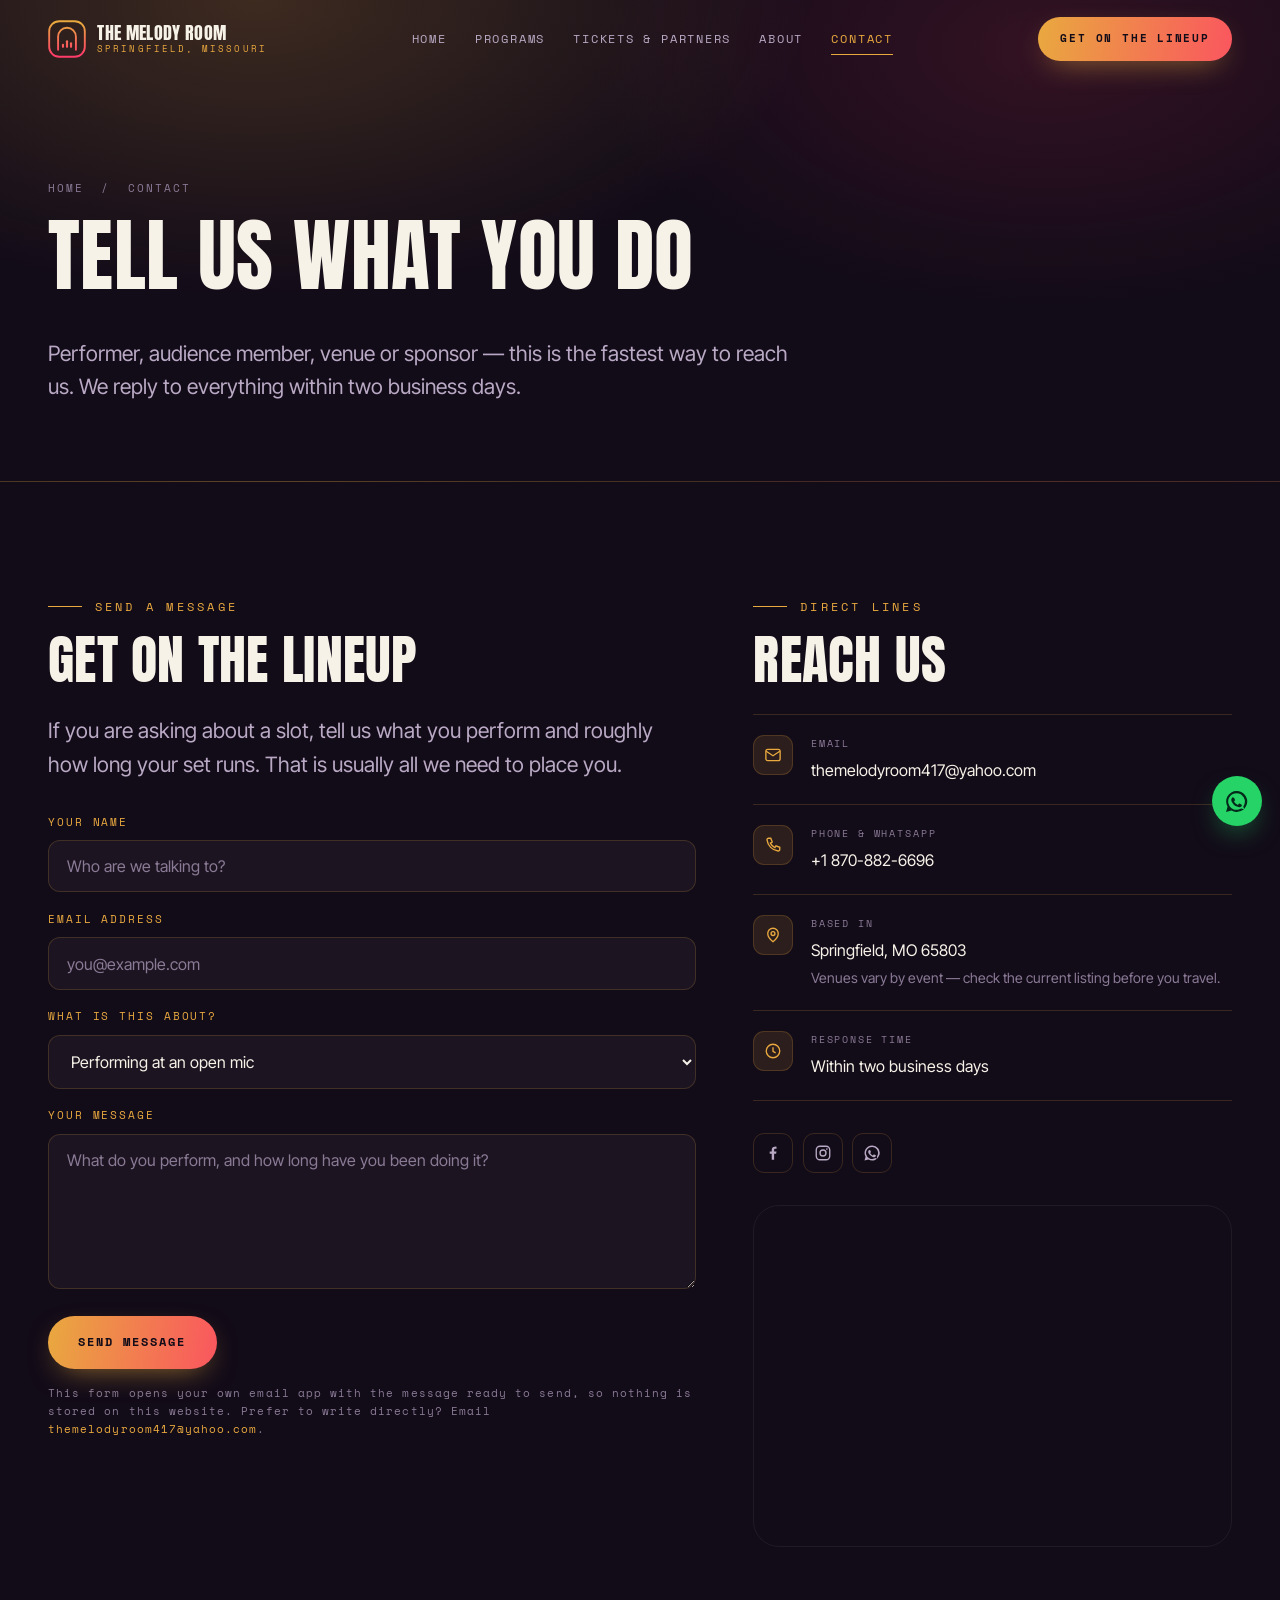
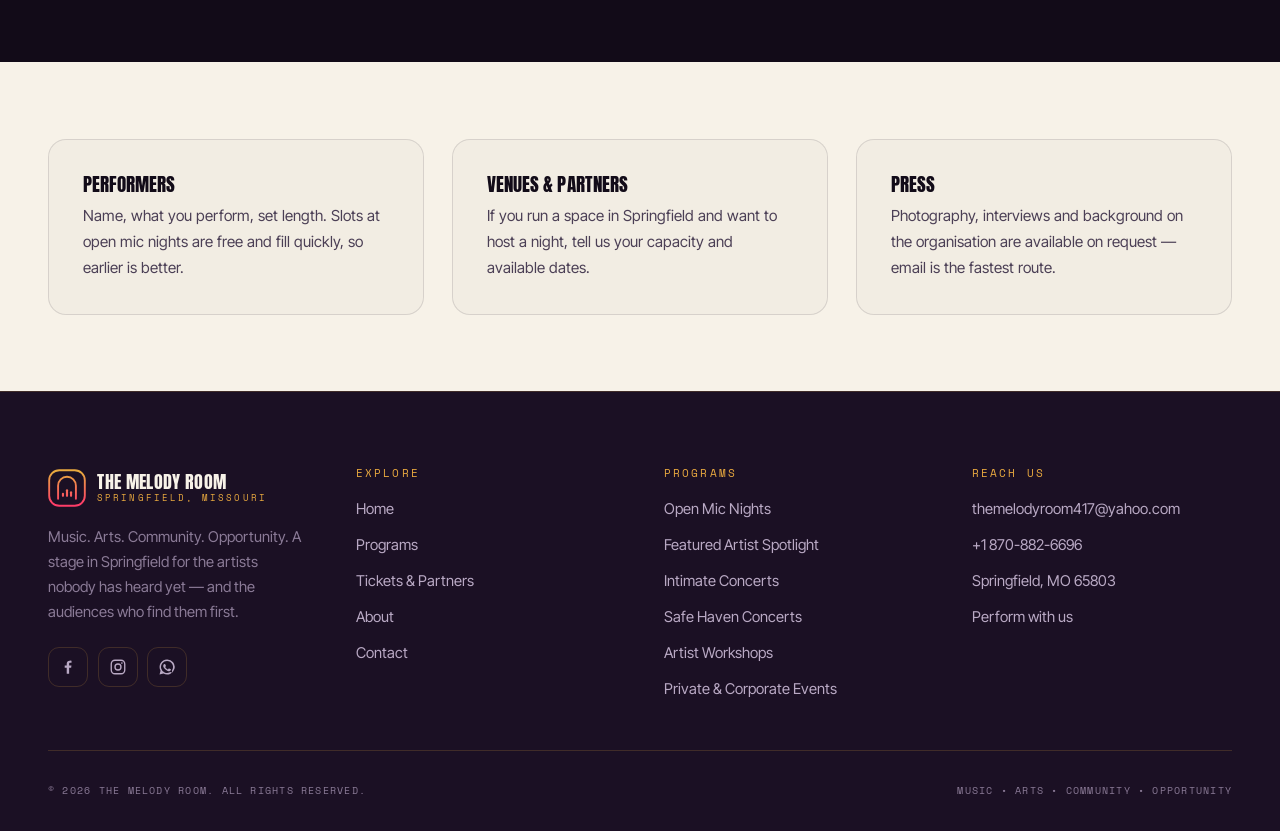
<file: contact.html>
<!DOCTYPE html>
<html lang="en">
<head>
<meta charset="utf-8">
<meta name="viewport" content="width=device-width, initial-scale=1">

<!-- ============================== SEO ============================== -->
<title>Contact The Melody Room | Book a Slot in Springfield, MO</title>
<meta name="description" content="Get on the lineup, buy tickets or discuss sponsorship. Email themelodyroom417@yahoo.com or call +1 870-882-6696. The Melody Room is based in Springfield, Missouri 65803.">
<link rel="canonical" href="https://themelodyroom417.com/contact.html">
<meta name="theme-color" content="#120B18">
<meta name="author" content="The Melody Room">
<meta name="robots" content="index, follow">

<!-- Open Graph / social sharing -->
<meta property="og:type" content="website">
<meta property="og:site_name" content="The Melody Room">
<meta property="og:title" content="Contact The Melody Room | Book a Slot in Springfield, MO">
<meta property="og:description" content="Get on the lineup, buy tickets or discuss sponsorship. Email themelodyroom417@yahoo.com or call +1 870-882-6696. The Melody Room is based in Springfield, Missouri 65803.">
<meta property="og:url" content="https://themelodyroom417.com/contact.html">
<meta property="og:image" content="https://themelodyroom417.com/assets/images/og-image.jpg">
<meta name="twitter:card" content="summary_large_image">
<meta name="twitter:title" content="Contact The Melody Room | Book a Slot in Springfield, MO">
<meta name="twitter:description" content="Get on the lineup, buy tickets or discuss sponsorship. Email themelodyroom417@yahoo.com or call +1 870-882-6696. The Melody Room is based in Springfield, Missouri 65803.">
<meta name="twitter:image" content="https://themelodyroom417.com/assets/images/og-image.jpg">

<!-- Local SEO -->
<meta name="geo.region" content="US-MO">
<meta name="geo.placename" content="Springfield, MO">

<link rel="icon" type="image/svg+xml" href="assets/images/favicon.svg">
<link rel="apple-touch-icon" href="assets/images/logo-mark.svg">

<!-- Fonts: Anton (poster display) / Inter Tight (body) / Space Mono (run-sheet labels) -->
<link rel="preconnect" href="https://fonts.googleapis.com">
<link rel="preconnect" href="https://fonts.gstatic.com" crossorigin>
<link href="https://fonts.googleapis.com/css2?family=Anton&family=Inter+Tight:wght@400;500;600&family=Space+Mono:wght@400;700&display=swap" rel="stylesheet">

<link rel="stylesheet" href="css/style.css">

<!-- Structured data: helps Google show the venue in local results -->
<script type="application/ld+json">
{
  "@context": "https://schema.org",
  "@type": "PerformingGroup",
  "name": "The Melody Room",
  "url": "https://themelodyroom417.com",
  "logo": "https://themelodyroom417.com/assets/images/logo-mark.svg",
  "image": "https://themelodyroom417.com/assets/images/og-image.jpg",
  "description": "A live event platform in Springfield, Missouri offering stage time for music, spoken word and performance art.",
  "foundingDate": "2022",
  "founder": { "@type": "Person", "name": "Sam Timmerman" },
  "email": "themelodyroom417@yahoo.com",
  "telephone": "+1 870-882-6696",
  "address": {
    "@type": "PostalAddress",
    "addressLocality": "Springfield",
    "addressRegion": "MO",
    "postalCode": "65803",
    "addressCountry": "US"
  },
  "sameAs": ["https://www.facebook.com/TheMelodyRoom417", "https://www.instagram.com/themelodyroom417/"]
}
</script>

</head>
<body>

<a class="skip" href="#main">Skip to content</a>

<!-- ========================= LOADING ANIMATION ========================= -->
<div id="preloader">
  <div class="preloader-inner">
    <div class="preloader-mark"><svg viewBox="0 0 64 64" aria-hidden="true" focusable="false">
      <defs><linearGradient id="bg-pre" x1="32" y1="6" x2="32" y2="58" gradientUnits="userSpaceOnUse">
        <stop offset="0" stop-color="#E9A93F"/><stop offset="1" stop-color="#FF3D68"/></linearGradient></defs>
      <rect x="2" y="2" width="60" height="60" rx="17" fill="none" stroke="url(#bg-pre)" stroke-width="3.2"/>
      <path d="M17 50V28a15 15 0 0 1 30 0v22" fill="none" stroke="url(#bg-pre)" stroke-width="3.2" stroke-linecap="round"/>
      <g fill="url(#bg-pre)"><rect x="23.4" y="40" width="3.6" height="7" rx="1.8"/>
      <rect x="30.2" y="34" width="3.6" height="13" rx="1.8"/>
      <rect x="37" y="37.5" width="3.6" height="9.5" rx="1.8"/></g></svg></div>
    <p class="preloader-label">House lights down</p>
    <div class="preloader-bar"><i></i></div>
  </div>
</div>

<!-- ============================== NAV ============================== -->
<header class="nav">
  <div class="nav-inner">
    <a class="brand" href="index.html" aria-label="The Melody Room — home">
      <svg viewBox="0 0 64 64" aria-hidden="true" focusable="false">
      <defs><linearGradient id="bg-nav" x1="32" y1="6" x2="32" y2="58" gradientUnits="userSpaceOnUse">
        <stop offset="0" stop-color="#E9A93F"/><stop offset="1" stop-color="#FF3D68"/></linearGradient></defs>
      <rect x="2" y="2" width="60" height="60" rx="17" fill="none" stroke="url(#bg-nav)" stroke-width="3.2"/>
      <path d="M17 50V28a15 15 0 0 1 30 0v22" fill="none" stroke="url(#bg-nav)" stroke-width="3.2" stroke-linecap="round"/>
      <g fill="url(#bg-nav)"><rect x="23.4" y="40" width="3.6" height="7" rx="1.8"/>
      <rect x="30.2" y="34" width="3.6" height="13" rx="1.8"/>
      <rect x="37" y="37.5" width="3.6" height="9.5" rx="1.8"/></g></svg>
      <span class="brand-text">
        <span class="brand-name">The Melody Room</span>
        <span class="brand-sub">Springfield, Missouri</span>
      </span>
    </a>

    <nav class="nav-links" id="nav-links" aria-label="Main">
      <a href="index.html">Home</a>
        <a href="programs.html">Programs</a>
        <a href="tickets.html">Tickets &amp; Partners</a>
        <a href="about.html">About</a>
        <a href="contact.html">Contact</a>
      <a class="btn btn--primary" href="contact.html#lineup">Get on the lineup</a>
    </nav>

    <div class="nav-cta">
      <a class="btn btn--primary" href="contact.html#lineup">Get on the lineup</a>
    </div>

    <button class="burger" type="button" aria-label="Menu" aria-expanded="false" aria-controls="nav-links">
      <i></i><i></i><i></i>
    </button>
  </div>
</header>

<main id="main">

<section class="page-head">
  <div class="shell">
    <p class="crumbs" data-reveal><a href="index.html">Home</a> &nbsp;/&nbsp; Contact</p>
    <h1 data-reveal>Tell us what you do</h1>
    <p class="lead" data-reveal>Performer, audience member, venue or sponsor &mdash; this is the fastest way to reach us. We reply to everything within two business days.</p>
  </div>
</section>

<section class="section" id="lineup">
  <div class="shell">
    <div class="contact-grid">

      <!-- ---------------------------- FORM ---------------------------- -->
      <div>
        <p class="eyebrow" data-reveal>Send a message</p>
        <h2 data-reveal>Get on the lineup</h2>
        <p class="lead" data-reveal style="margin-bottom:2rem">If you are asking about a slot,
        tell us what you perform and roughly how long your set runs. That is usually all we
        need to place you.</p>

        <form id="contact-form" data-to="themelodyroom417@yahoo.com" novalidate data-reveal>
          <div class="field">
            <label for="name">Your name</label>
            <input type="text" id="name" name="name" placeholder="Who are we talking to?"
                   autocomplete="name" required>
            <span class="field-error">Tell us who you are.</span>
          </div>

          <div class="field">
            <label for="email">Email address</label>
            <input type="email" id="email" name="email" placeholder="you@example.com"
                   autocomplete="email" required>
            <span class="field-error">Check the email address &mdash; we reply to this one.</span>
          </div>

          <div class="field">
            <label for="topic">What is this about?</label>
            <select id="topic" name="topic">
              <option>Performing at an open mic</option>
              <option>Featured artist spotlight</option>
              <option>Tickets and season passes</option>
              <option>Private or corporate booking</option>
              <option>Sponsorship or partnership</option>
              <option>Something else</option>
            </select>
          </div>

          <div class="field">
            <label for="message">Your message</label>
            <textarea id="message" name="message" required
              placeholder="What do you perform, and how long have you been doing it?"></textarea>
            <span class="field-error">Add a little more detail so we can help.</span>
          </div>

          <button class="btn btn--primary" type="submit">Send message</button>

          <p class="form-note">This form opens your own email app with the message ready to
          send, so nothing is stored on this website. Prefer to write directly? Email
          <a class="accent" href="mailto:themelodyroom417@yahoo.com">themelodyroom417@yahoo.com</a>.</p>

          <div class="form-status" id="form-status" role="status" aria-live="polite"></div>
        </form>
      </div>

      <!-- --------------------------- DETAILS --------------------------- -->
      <aside>
        <p class="eyebrow" data-reveal>Direct lines</p>
        <h2 data-reveal>Reach us</h2>

        <dl data-reveal style="margin:1.5rem 0 2rem">
          <div class="contact-line">
            <span class="contact-ico"><svg viewBox="0 0 24 24" fill="none" stroke="currentColor" stroke-width="1.8" aria-hidden="true"><rect x="2.5" y="4.5" width="19" height="15" rx="2.5"/><path d="M3 7l9 6 9-6"/></svg></span>
            <div><dt>Email</dt><dd><a href="mailto:themelodyroom417@yahoo.com">themelodyroom417@yahoo.com</a></dd></div>
          </div>
          <div class="contact-line">
            <span class="contact-ico"><svg viewBox="0 0 24 24" fill="none" stroke="currentColor" stroke-width="1.8" aria-hidden="true"><path d="M6 3h3l2 5-2.5 1.5a12 12 0 006 6L16 13l5 2v3a2 2 0 01-2.2 2A17 17 0 014 5.2 2 2 0 016 3z"/></svg></span>
            <div><dt>Phone &amp; WhatsApp</dt><dd><a href="tel:+18708826696">+1 870-882-6696</a></dd></div>
          </div>
          <div class="contact-line">
            <span class="contact-ico"><svg viewBox="0 0 24 24" fill="none" stroke="currentColor" stroke-width="1.8" aria-hidden="true"><path d="M12 21s7-5.6 7-11a7 7 0 10-14 0c0 5.4 7 11 7 11z"/><circle cx="12" cy="10" r="2.6"/></svg></span>
            <div><dt>Based in</dt><dd>Springfield, MO 65803<br>
              <span class="muted" style="font-size:.88rem">Venues vary by event &mdash; check the
              current listing before you travel.</span></dd></div>
          </div>
          <div class="contact-line">
            <span class="contact-ico"><svg viewBox="0 0 24 24" fill="none" stroke="currentColor" stroke-width="1.8" aria-hidden="true"><circle cx="12" cy="12" r="9"/><path d="M12 7v5.5l3.5 2"/></svg></span>
            <div><dt>Response time</dt><dd>Within two business days</dd></div>
          </div>
        </dl>

        <div class="socials" data-reveal style="margin-bottom:2rem">
          <a href="https://www.facebook.com/TheMelodyRoom417" target="_blank" rel="noopener" aria-label="The Melody Room on Facebook"><svg viewBox="0 0 24 24" fill="currentColor" aria-hidden="true"><path d="M13.5 21v-8h2.7l.4-3.1h-3.1V7.9c0-.9.25-1.5 1.55-1.5H16.7V3.6A21 21 0 0014.3 3.5c-2.4 0-4 1.46-4 4.14V9.9H7.6V13h2.7v8z"/></svg></a>
          <a href="https://www.instagram.com/themelodyroom417/" target="_blank" rel="noopener" aria-label="The Melody Room on Instagram"><svg viewBox="0 0 24 24" fill="none" stroke="currentColor" stroke-width="1.8" aria-hidden="true"><rect x="3" y="3" width="18" height="18" rx="5"/><circle cx="12" cy="12" r="4"/><circle cx="17.2" cy="6.8" r="1.1" fill="currentColor" stroke="none"/></svg></a>
          <a href="https://wa.me/18708826696" target="_blank" rel="noopener" aria-label="WhatsApp"><svg viewBox="0 0 24 24" fill="currentColor" aria-hidden="true"><path d="M12 2a10 10 0 00-8.6 15L2 22l5.2-1.4A10 10 0 1012 2zm0 2a8 8 0 016.8 12.2l-.3.5.8 2.8-2.9-.8-.5.3A8 8 0 1112 4zm-3.4 4c-.2 0-.5.1-.7.4-.3.3-.9.9-.9 2.1s.9 2.4 1 2.6c.1.2 1.7 2.8 4.3 3.8 2.1.8 2.6.7 3 .6.5-.1 1.5-.6 1.7-1.2.2-.6.2-1.1.1-1.2l-.6-.3-1.6-.8c-.2-.1-.4-.1-.6.1l-.8 1c-.2.2-.3.2-.5.1a6.6 6.6 0 01-3.3-2.9c-.1-.2 0-.4.1-.5l.5-.6.2-.4v-.4l-.7-1.7c-.2-.5-.4-.4-.6-.4z"/></svg></a>
        </div>

        <!-- Google Maps embed — no API key required -->
        <div class="map-frame" data-reveal>
          <iframe
            title="Map of Springfield, Missouri"
            src="https://www.google.com/maps?q=Springfield%2C%20MO%2065803&output=embed"
            loading="lazy" referrerpolicy="no-referrer-when-downgrade"
            allowfullscreen></iframe>
        </div>
      </aside>

    </div>
  </div>
</section>

<section class="section section--paper section--tight">
  <div class="shell">
    <div class="grid grid--3">
      <article class="feature" data-reveal>
        <h3>Performers</h3>
        <p>Name, what you perform, set length. Slots at open mic nights are free and fill
        quickly, so earlier is better.</p>
      </article>
      <article class="feature" data-reveal>
        <h3>Venues &amp; partners</h3>
        <p>If you run a space in Springfield and want to host a night, tell us your capacity
        and available dates.</p>
      </article>
      <article class="feature" data-reveal>
        <h3>Press</h3>
        <p>Photography, interviews and background on the organisation are available on
        request &mdash; email is the fastest route.</p>
      </article>
    </div>
  </div>
</section>
</main>

<!-- ============================== FOOTER ============================== -->
<footer class="footer">
  <div class="shell">
    <div class="footer-grid">

      <div class="footer-brand">
        <a class="brand" href="index.html" aria-label="The Melody Room — home">
          <svg viewBox="0 0 64 64" aria-hidden="true" focusable="false">
      <defs><linearGradient id="bg-ft" x1="32" y1="6" x2="32" y2="58" gradientUnits="userSpaceOnUse">
        <stop offset="0" stop-color="#E9A93F"/><stop offset="1" stop-color="#FF3D68"/></linearGradient></defs>
      <rect x="2" y="2" width="60" height="60" rx="17" fill="none" stroke="url(#bg-ft)" stroke-width="3.2"/>
      <path d="M17 50V28a15 15 0 0 1 30 0v22" fill="none" stroke="url(#bg-ft)" stroke-width="3.2" stroke-linecap="round"/>
      <g fill="url(#bg-ft)"><rect x="23.4" y="40" width="3.6" height="7" rx="1.8"/>
      <rect x="30.2" y="34" width="3.6" height="13" rx="1.8"/>
      <rect x="37" y="37.5" width="3.6" height="9.5" rx="1.8"/></g></svg>
          <span class="brand-text">
            <span class="brand-name">The Melody Room</span>
            <span class="brand-sub">Springfield, Missouri</span>
          </span>
        </a>
        <p class="muted">Music. Arts. Community. Opportunity. A stage in Springfield for the
        artists nobody has heard yet &mdash; and the audiences who find them first.</p>
        <div class="socials">
          <a href="https://www.facebook.com/TheMelodyRoom417" target="_blank" rel="noopener" aria-label="The Melody Room on Facebook"><svg viewBox="0 0 24 24" fill="currentColor" aria-hidden="true"><path d="M13.5 21v-8h2.7l.4-3.1h-3.1V7.9c0-.9.25-1.5 1.55-1.5H16.7V3.6A21 21 0 0014.3 3.5c-2.4 0-4 1.46-4 4.14V9.9H7.6V13h2.7v8z"/></svg></a>
          <a href="https://www.instagram.com/themelodyroom417/" target="_blank" rel="noopener" aria-label="The Melody Room on Instagram"><svg viewBox="0 0 24 24" fill="none" stroke="currentColor" stroke-width="1.8" aria-hidden="true"><rect x="3" y="3" width="18" height="18" rx="5"/><circle cx="12" cy="12" r="4"/><circle cx="17.2" cy="6.8" r="1.1" fill="currentColor" stroke="none"/></svg></a>
          <a href="https://wa.me/18708826696" target="_blank" rel="noopener" aria-label="Message us on WhatsApp"><svg viewBox="0 0 24 24" fill="currentColor" aria-hidden="true"><path d="M12 2a10 10 0 00-8.6 15L2 22l5.2-1.4A10 10 0 1012 2zm0 2a8 8 0 016.8 12.2l-.3.5.8 2.8-2.9-.8-.5.3A8 8 0 1112 4zm-3.4 4c-.2 0-.5.1-.7.4-.3.3-.9.9-.9 2.1s.9 2.4 1 2.6c.1.2 1.7 2.8 4.3 3.8 2.1.8 2.6.7 3 .6.5-.1 1.5-.6 1.7-1.2.2-.6.2-1.1.1-1.2l-.6-.3-1.6-.8c-.2-.1-.4-.1-.6.1l-.8 1c-.2.2-.3.2-.5.1a6.6 6.6 0 01-3.3-2.9c-.1-.2 0-.4.1-.5l.5-.6.2-.4v-.4l-.7-1.7c-.2-.5-.4-.4-.6-.4z"/></svg></a>
        </div>
      </div>

      <div>
        <h4>Explore</h4>
        <nav class="footer-links" aria-label="Footer">
          <a href="index.html">Home</a>
          <a href="programs.html">Programs</a>
          <a href="tickets.html">Tickets &amp; Partners</a>
          <a href="about.html">About</a>
          <a href="contact.html">Contact</a>
        </nav>
      </div>

      <div>
        <h4>Programs</h4>
        <nav class="footer-links" aria-label="Programs">
        <a href="programs.html#open-mic">Open Mic Nights</a>
        <a href="programs.html#spotlight">Featured Artist Spotlight</a>
        <a href="programs.html#concerts">Intimate Concerts</a>
        <a href="programs.html#safe-haven">Safe Haven Concerts</a>
        <a href="programs.html#workshops">Artist Workshops</a>
        <a href="programs.html#private">Private &amp; Corporate Events</a>
        </nav>
      </div>

      <div>
        <h4>Reach us</h4>
        <nav class="footer-links">
          <a href="mailto:themelodyroom417@yahoo.com">themelodyroom417@yahoo.com</a>
          <a href="tel:+18708826696">+1 870-882-6696</a>
          <a href="contact.html">Springfield, MO 65803</a>
          <a href="contact.html#lineup">Perform with us</a>
        </nav>
      </div>

    </div>

    <div class="footer-base">
      <span>&copy; <span data-year>2026</span> The Melody Room. All rights reserved.</span>
      <span>Music &bull; Arts &bull; Community &bull; Opportunity</span>
    </div>
  </div>
</footer>

<!-- ========================= FLOATING ACTIONS ========================= -->
<a class="quick-chat" href="https://wa.me/18708826696" target="_blank" rel="noopener"
   aria-label="Message The Melody Room on WhatsApp"><svg viewBox="0 0 24 24" fill="currentColor" aria-hidden="true"><path d="M12 2a10 10 0 00-8.6 15L2 22l5.2-1.4A10 10 0 1012 2zm0 2a8 8 0 016.8 12.2l-.3.5.8 2.8-2.9-.8-.5.3A8 8 0 1112 4zm-3.4 4c-.2 0-.5.1-.7.4-.3.3-.9.9-.9 2.1s.9 2.4 1 2.6c.1.2 1.7 2.8 4.3 3.8 2.1.8 2.6.7 3 .6.5-.1 1.5-.6 1.7-1.2.2-.6.2-1.1.1-1.2l-.6-.3-1.6-.8c-.2-.1-.4-.1-.6.1l-.8 1c-.2.2-.3.2-.5.1a6.6 6.6 0 01-3.3-2.9c-.1-.2 0-.4.1-.5l.5-.6.2-.4v-.4l-.7-1.7c-.2-.5-.4-.4-.6-.4z"/></svg></a>
<button class="to-top" type="button" aria-label="Back to top"><svg viewBox="0 0 24 24" fill="none" stroke="currentColor" stroke-width="2.4" stroke-linecap="round" stroke-linejoin="round" aria-hidden="true"><path d="M12 19V5"/><path d="M5.5 11.5L12 5l6.5 6.5"/></svg></button>

<script src="js/script.js"></script>
</body>
</html>
</file>
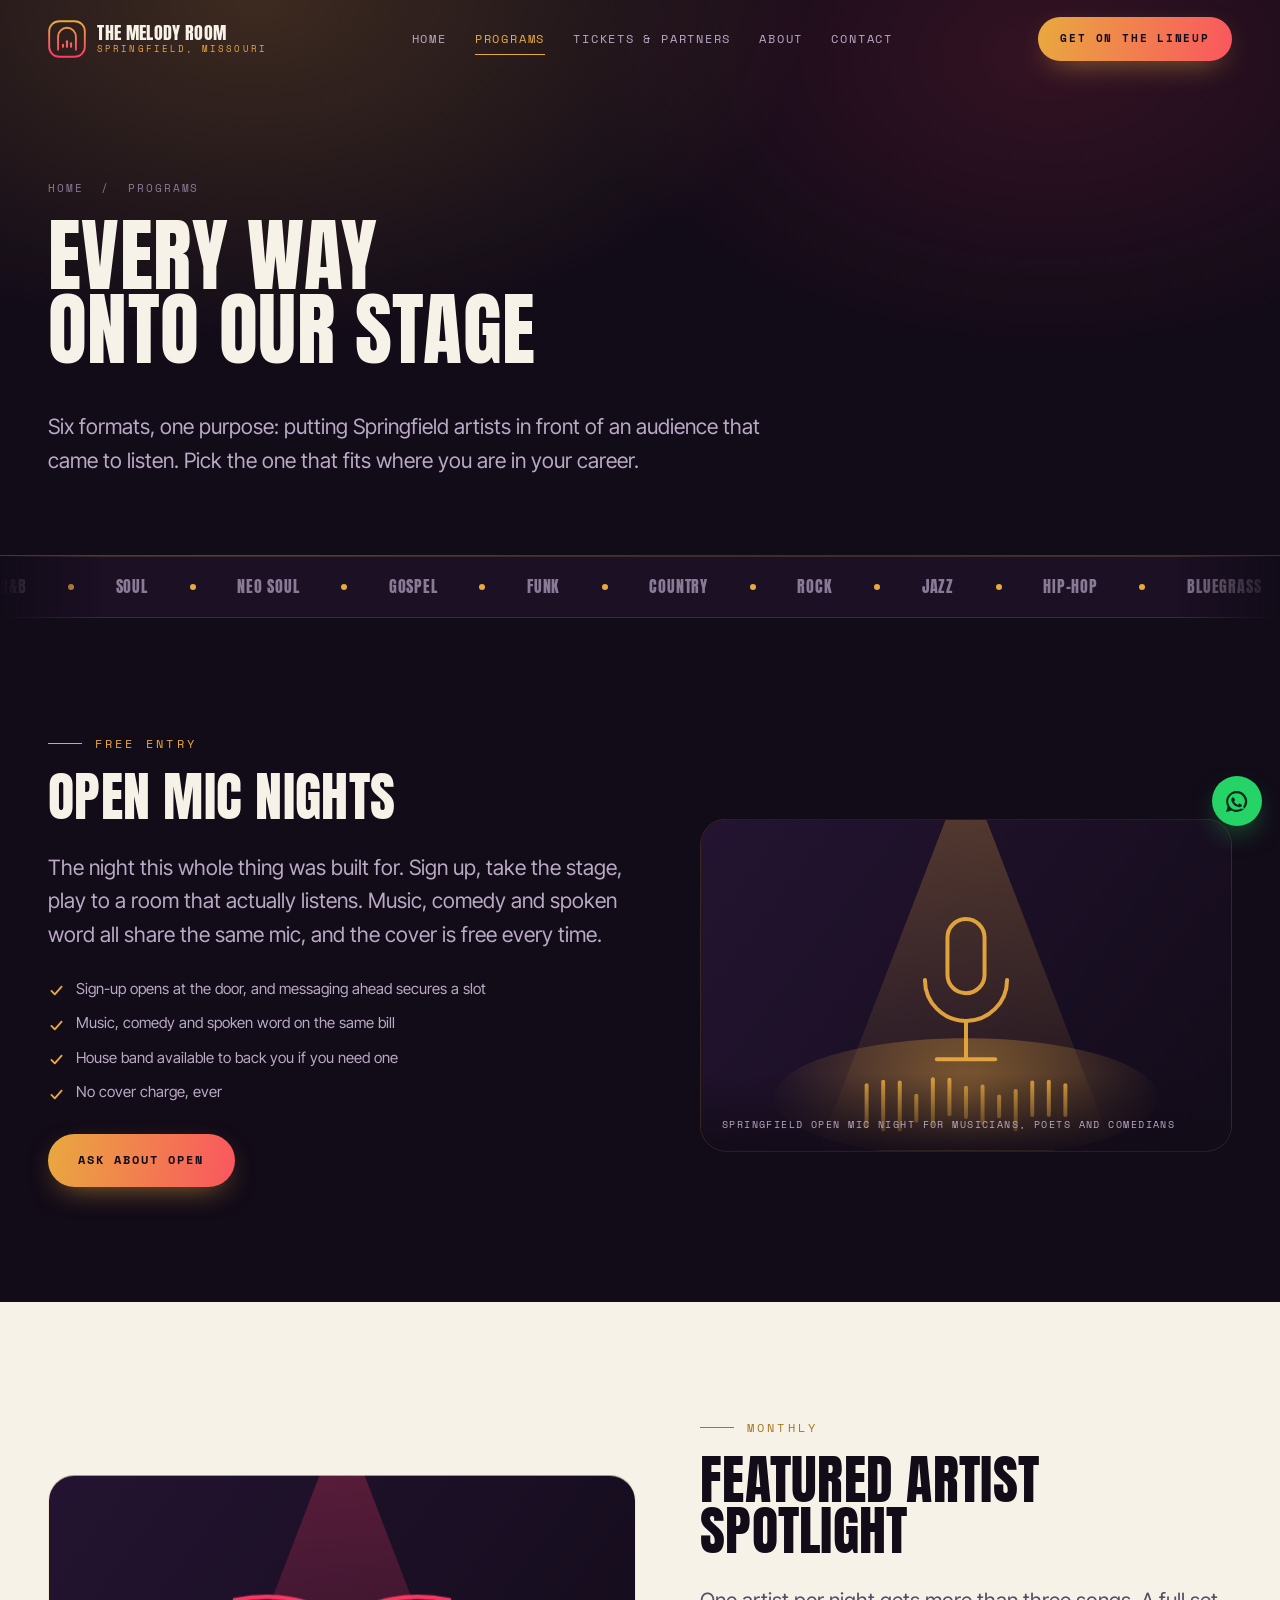
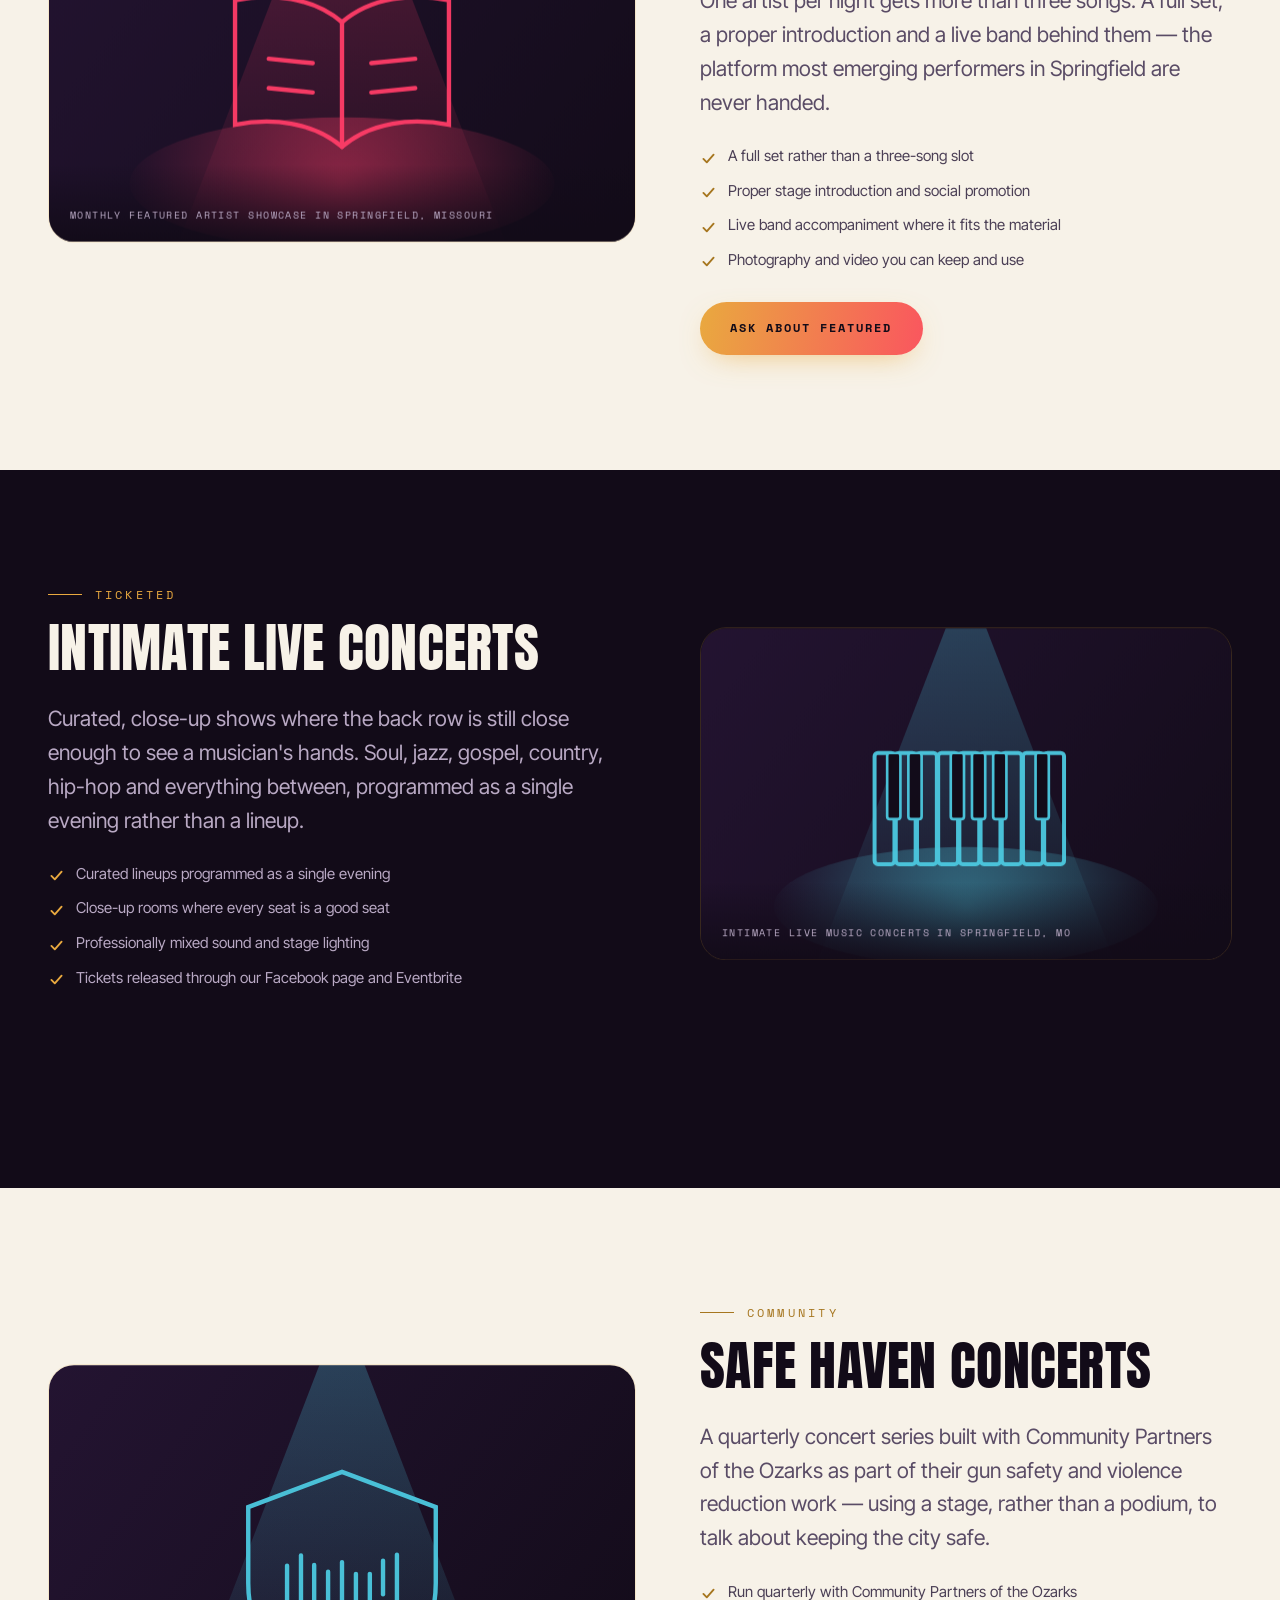
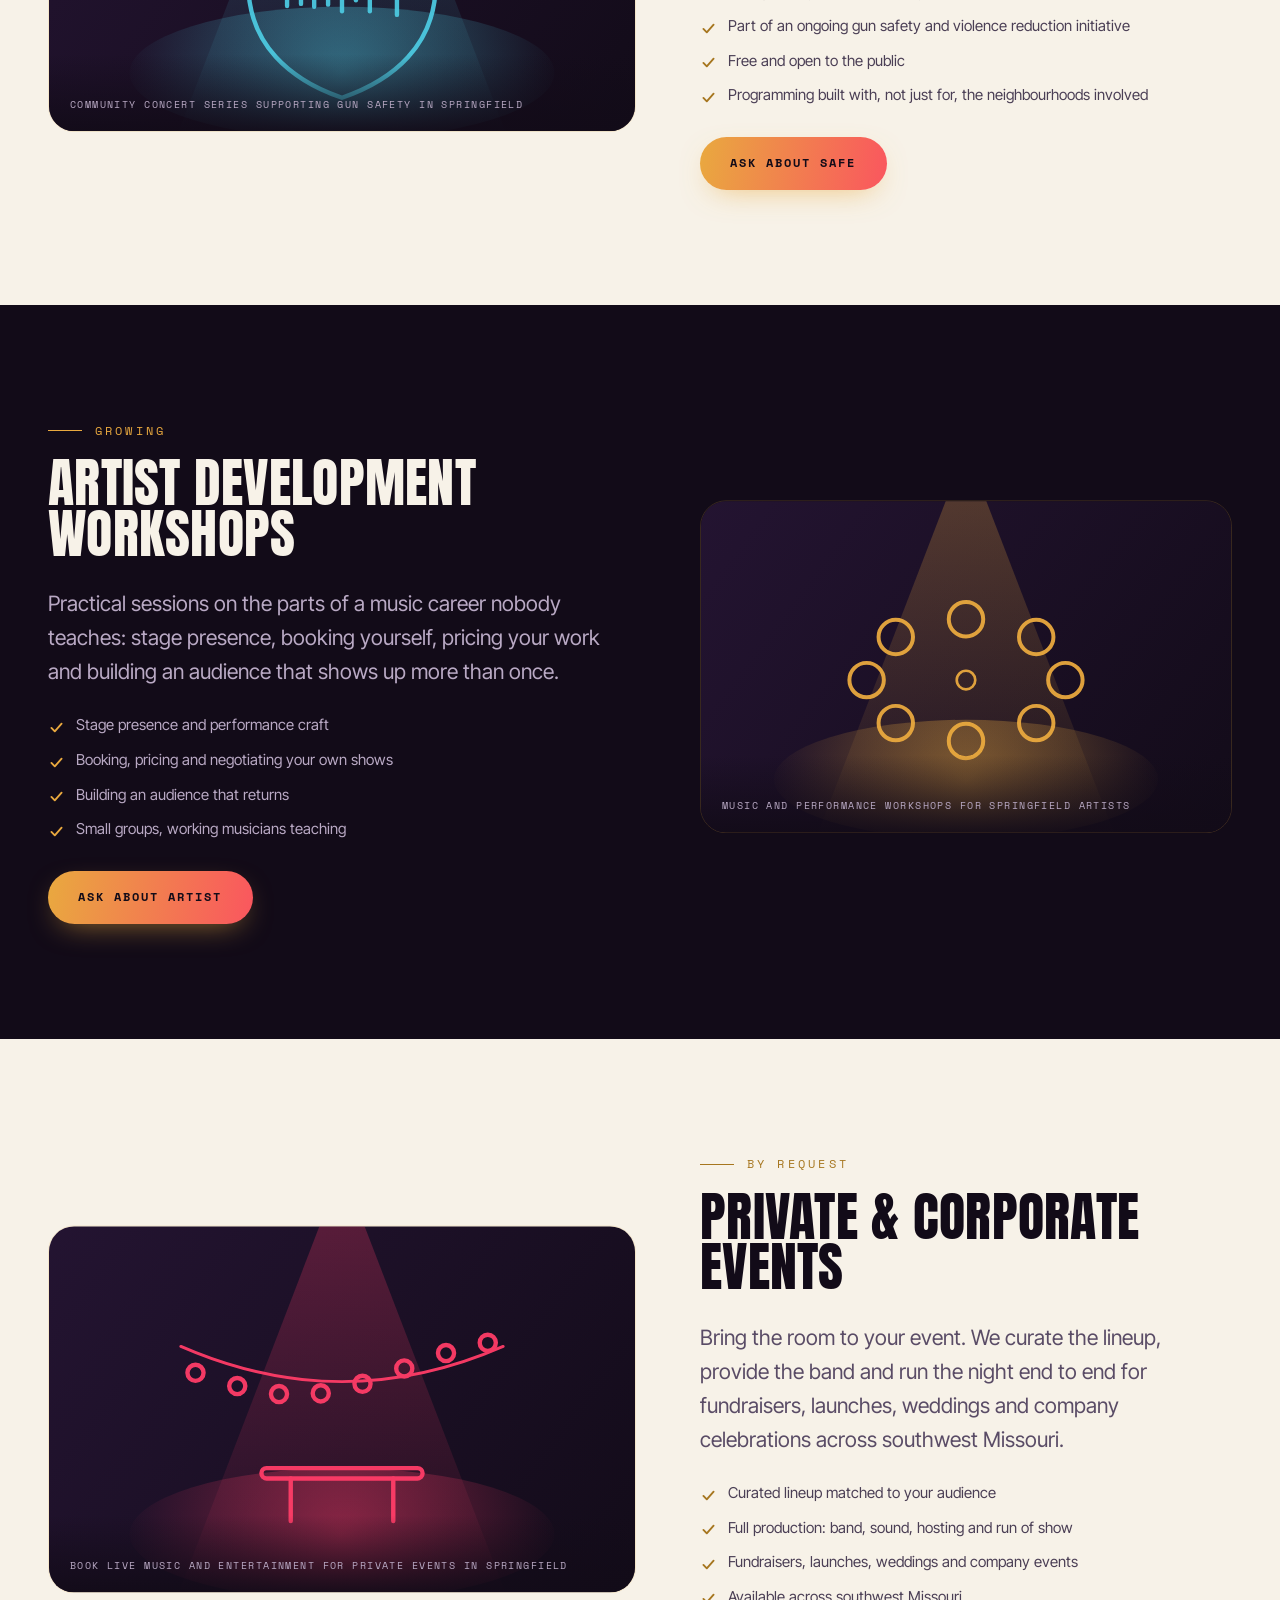
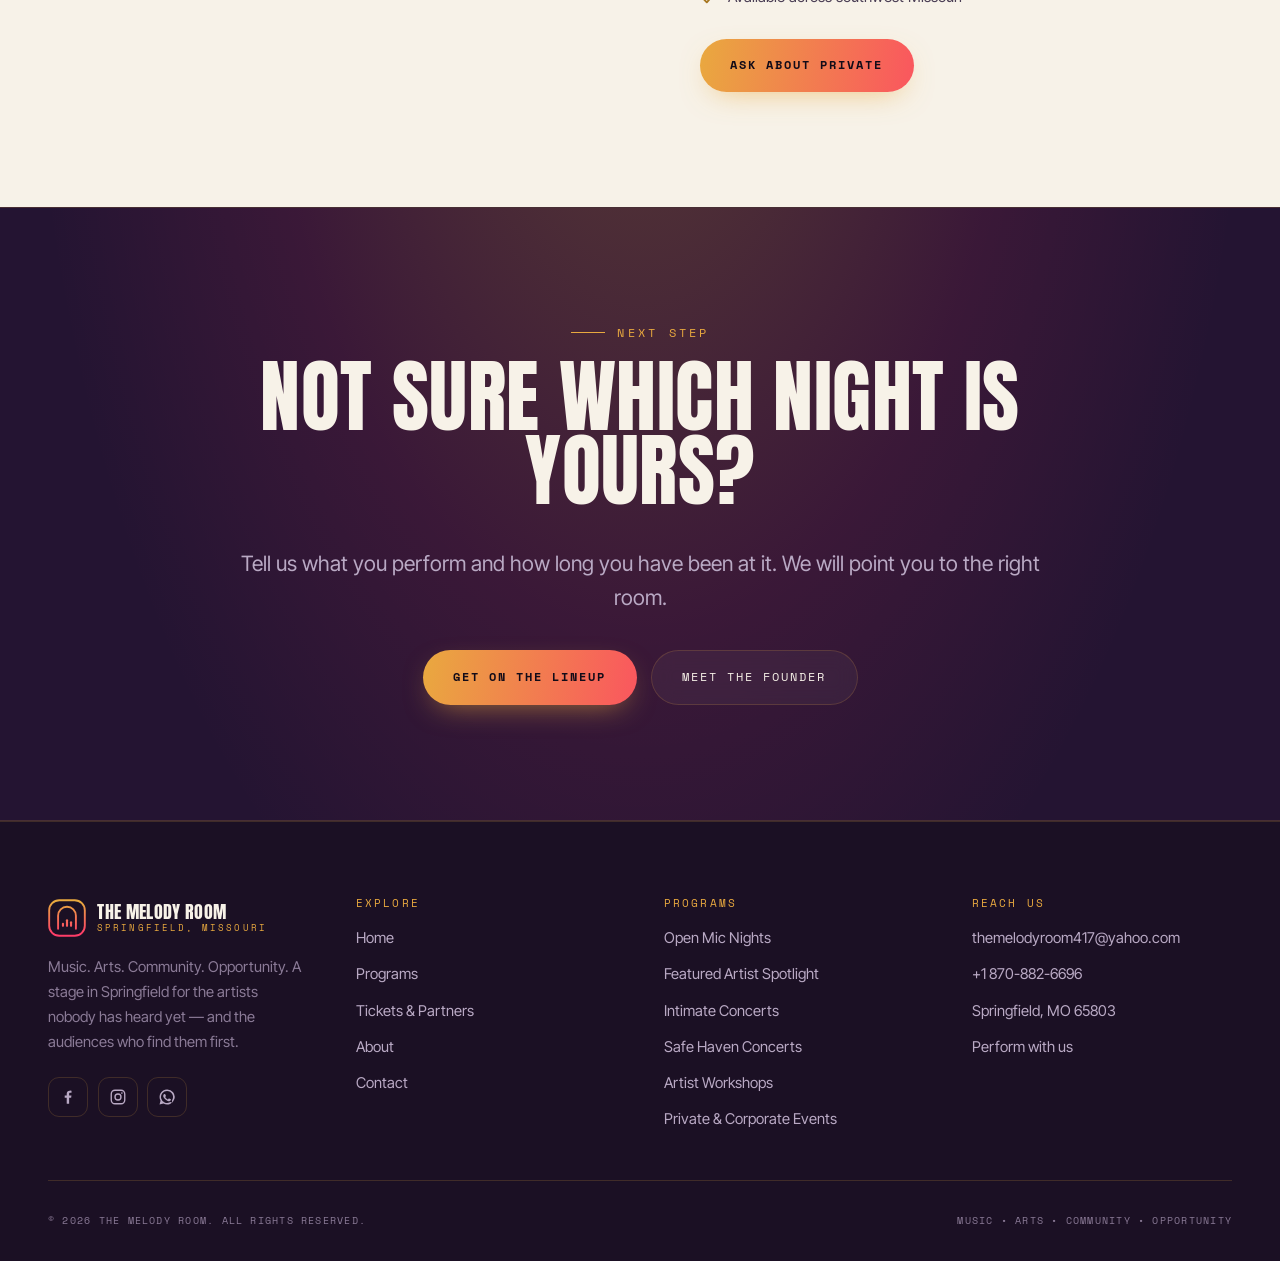
<file: programs.html>
<!DOCTYPE html>
<html lang="en">
<head>
<meta charset="utf-8">
<meta name="viewport" content="width=device-width, initial-scale=1">

<!-- ============================== SEO ============================== -->
<title>Programs | Open Mic, Concerts &amp; Workshops | The Melody Room</title>
<meta name="description" content="Explore every The Melody Room program in Springfield, MO: free open mic nights, featured artist spotlights, intimate concerts, Safe Haven community shows, artist workshops and private event booking.">
<link rel="canonical" href="https://themelodyroom417.com/programs.html">
<meta name="theme-color" content="#120B18">
<meta name="author" content="The Melody Room">
<meta name="robots" content="index, follow">

<!-- Open Graph / social sharing -->
<meta property="og:type" content="website">
<meta property="og:site_name" content="The Melody Room">
<meta property="og:title" content="Programs | Open Mic, Concerts &amp; Workshops | The Melody Room">
<meta property="og:description" content="Explore every The Melody Room program in Springfield, MO: free open mic nights, featured artist spotlights, intimate concerts, Safe Haven community shows, artist workshops and private event booking.">
<meta property="og:url" content="https://themelodyroom417.com/programs.html">
<meta property="og:image" content="https://themelodyroom417.com/assets/images/og-image.jpg">
<meta name="twitter:card" content="summary_large_image">
<meta name="twitter:title" content="Programs | Open Mic, Concerts &amp; Workshops | The Melody Room">
<meta name="twitter:description" content="Explore every The Melody Room program in Springfield, MO: free open mic nights, featured artist spotlights, intimate concerts, Safe Haven community shows, artist workshops and private event booking.">
<meta name="twitter:image" content="https://themelodyroom417.com/assets/images/og-image.jpg">

<!-- Local SEO -->
<meta name="geo.region" content="US-MO">
<meta name="geo.placename" content="Springfield, MO">

<link rel="icon" type="image/svg+xml" href="assets/images/favicon.svg">
<link rel="apple-touch-icon" href="assets/images/logo-mark.svg">

<!-- Fonts: Anton (poster display) / Inter Tight (body) / Space Mono (run-sheet labels) -->
<link rel="preconnect" href="https://fonts.googleapis.com">
<link rel="preconnect" href="https://fonts.gstatic.com" crossorigin>
<link href="https://fonts.googleapis.com/css2?family=Anton&family=Inter+Tight:wght@400;500;600&family=Space+Mono:wght@400;700&display=swap" rel="stylesheet">

<link rel="stylesheet" href="css/style.css">

<!-- Structured data: helps Google show the venue in local results -->
<script type="application/ld+json">
{
  "@context": "https://schema.org",
  "@type": "PerformingGroup",
  "name": "The Melody Room",
  "url": "https://themelodyroom417.com",
  "logo": "https://themelodyroom417.com/assets/images/logo-mark.svg",
  "image": "https://themelodyroom417.com/assets/images/og-image.jpg",
  "description": "A live event platform in Springfield, Missouri offering stage time for music, spoken word and performance art.",
  "foundingDate": "2022",
  "founder": { "@type": "Person", "name": "Sam Timmerman" },
  "email": "themelodyroom417@yahoo.com",
  "telephone": "+1 870-882-6696",
  "address": {
    "@type": "PostalAddress",
    "addressLocality": "Springfield",
    "addressRegion": "MO",
    "postalCode": "65803",
    "addressCountry": "US"
  },
  "sameAs": ["https://www.facebook.com/TheMelodyRoom417", "https://www.instagram.com/themelodyroom417/"]
}
</script>

</head>
<body>

<a class="skip" href="#main">Skip to content</a>

<!-- ========================= LOADING ANIMATION ========================= -->
<div id="preloader">
  <div class="preloader-inner">
    <div class="preloader-mark"><svg viewBox="0 0 64 64" aria-hidden="true" focusable="false">
      <defs><linearGradient id="bg-pre" x1="32" y1="6" x2="32" y2="58" gradientUnits="userSpaceOnUse">
        <stop offset="0" stop-color="#E9A93F"/><stop offset="1" stop-color="#FF3D68"/></linearGradient></defs>
      <rect x="2" y="2" width="60" height="60" rx="17" fill="none" stroke="url(#bg-pre)" stroke-width="3.2"/>
      <path d="M17 50V28a15 15 0 0 1 30 0v22" fill="none" stroke="url(#bg-pre)" stroke-width="3.2" stroke-linecap="round"/>
      <g fill="url(#bg-pre)"><rect x="23.4" y="40" width="3.6" height="7" rx="1.8"/>
      <rect x="30.2" y="34" width="3.6" height="13" rx="1.8"/>
      <rect x="37" y="37.5" width="3.6" height="9.5" rx="1.8"/></g></svg></div>
    <p class="preloader-label">House lights down</p>
    <div class="preloader-bar"><i></i></div>
  </div>
</div>

<!-- ============================== NAV ============================== -->
<header class="nav">
  <div class="nav-inner">
    <a class="brand" href="index.html" aria-label="The Melody Room — home">
      <svg viewBox="0 0 64 64" aria-hidden="true" focusable="false">
      <defs><linearGradient id="bg-nav" x1="32" y1="6" x2="32" y2="58" gradientUnits="userSpaceOnUse">
        <stop offset="0" stop-color="#E9A93F"/><stop offset="1" stop-color="#FF3D68"/></linearGradient></defs>
      <rect x="2" y="2" width="60" height="60" rx="17" fill="none" stroke="url(#bg-nav)" stroke-width="3.2"/>
      <path d="M17 50V28a15 15 0 0 1 30 0v22" fill="none" stroke="url(#bg-nav)" stroke-width="3.2" stroke-linecap="round"/>
      <g fill="url(#bg-nav)"><rect x="23.4" y="40" width="3.6" height="7" rx="1.8"/>
      <rect x="30.2" y="34" width="3.6" height="13" rx="1.8"/>
      <rect x="37" y="37.5" width="3.6" height="9.5" rx="1.8"/></g></svg>
      <span class="brand-text">
        <span class="brand-name">The Melody Room</span>
        <span class="brand-sub">Springfield, Missouri</span>
      </span>
    </a>

    <nav class="nav-links" id="nav-links" aria-label="Main">
      <a href="index.html">Home</a>
        <a href="programs.html">Programs</a>
        <a href="tickets.html">Tickets &amp; Partners</a>
        <a href="about.html">About</a>
        <a href="contact.html">Contact</a>
      <a class="btn btn--primary" href="contact.html#lineup">Get on the lineup</a>
    </nav>

    <div class="nav-cta">
      <a class="btn btn--primary" href="contact.html#lineup">Get on the lineup</a>
    </div>

    <button class="burger" type="button" aria-label="Menu" aria-expanded="false" aria-controls="nav-links">
      <i></i><i></i><i></i>
    </button>
  </div>
</header>

<main id="main">

<section class="page-head">
  <div class="shell">
    <p class="crumbs" data-reveal><a href="index.html">Home</a> &nbsp;/&nbsp; Programs</p>
    <h1 data-reveal>Every way onto our stage</h1>
    <p class="lead" data-reveal>Six formats, one purpose: putting Springfield artists in front of an audience that came to listen. Pick the one that fits where you are in your career.</p>
  </div>
</section>
<div class="marquee" aria-hidden="true"><ul><li>R&amp;B</li><li>Soul</li><li>Neo Soul</li><li>Gospel</li><li>Funk</li><li>Country</li><li>Rock</li><li>Jazz</li><li>Hip-Hop</li><li>Bluegrass</li><li>Spoken Word</li><li>Comedy</li><li>Christian Contemporary</li></ul></div>

<section class="section " id="open-mic">
  <div class="shell">
    <div class="split">
      <div>
        <p class="eyebrow" data-reveal>Free entry</p>
        <h2 data-reveal>Open Mic Nights</h2>
        <p class="lead" data-reveal>The night this whole thing was built for. Sign up, take the stage, play to a room that actually listens. Music, comedy and spoken word all share the same mic, and the cover is free every time.</p>
        <ul class="price-list" data-reveal style="margin-top:1.6rem"><li><svg viewBox="0 0 20 20" fill="none" stroke="currentColor" stroke-width="2.2" stroke-linecap="round" stroke-linejoin="round" aria-hidden="true"><path d="M4 10.5l4 4 8-9"/></svg><span>Sign-up opens at the door, and messaging ahead secures a slot</span></li><li><svg viewBox="0 0 20 20" fill="none" stroke="currentColor" stroke-width="2.2" stroke-linecap="round" stroke-linejoin="round" aria-hidden="true"><path d="M4 10.5l4 4 8-9"/></svg><span>Music, comedy and spoken word on the same bill</span></li><li><svg viewBox="0 0 20 20" fill="none" stroke="currentColor" stroke-width="2.2" stroke-linecap="round" stroke-linejoin="round" aria-hidden="true"><path d="M4 10.5l4 4 8-9"/></svg><span>House band available to back you if you need one</span></li><li><svg viewBox="0 0 20 20" fill="none" stroke="currentColor" stroke-width="2.2" stroke-linecap="round" stroke-linejoin="round" aria-hidden="true"><path d="M4 10.5l4 4 8-9"/></svg><span>No cover charge, ever</span></li></ul>
        <div class="btn-row" data-reveal>
          <a class="btn btn--primary" href="contact.html#lineup">Ask about open</a>
        </div>
      </div>
      <div data-reveal>
        <div class="frame frame--wide" data-parallax="0.05">
          <img src="assets/images/prog-open-mic.svg" alt="Springfield open mic night for musicians, poets and comedians" width="800" height="600"
               loading="lazy" decoding="async">
          <p class="frame-caption">Springfield open mic night for musicians, poets and comedians</p>
        </div>
      </div>
    </div>
  </div>
</section>
<section class="section section--paper" id="spotlight">
  <div class="shell">
    <div class="split split--flip">
      <div>
        <p class="eyebrow" data-reveal>Monthly</p>
        <h2 data-reveal>Featured Artist Spotlight</h2>
        <p class="lead" data-reveal>One artist per night gets more than three songs. A full set, a proper introduction and a live band behind them &mdash; the platform most emerging performers in Springfield are never handed.</p>
        <ul class="price-list" data-reveal style="margin-top:1.6rem"><li><svg viewBox="0 0 20 20" fill="none" stroke="currentColor" stroke-width="2.2" stroke-linecap="round" stroke-linejoin="round" aria-hidden="true"><path d="M4 10.5l4 4 8-9"/></svg><span>A full set rather than a three-song slot</span></li><li><svg viewBox="0 0 20 20" fill="none" stroke="currentColor" stroke-width="2.2" stroke-linecap="round" stroke-linejoin="round" aria-hidden="true"><path d="M4 10.5l4 4 8-9"/></svg><span>Proper stage introduction and social promotion</span></li><li><svg viewBox="0 0 20 20" fill="none" stroke="currentColor" stroke-width="2.2" stroke-linecap="round" stroke-linejoin="round" aria-hidden="true"><path d="M4 10.5l4 4 8-9"/></svg><span>Live band accompaniment where it fits the material</span></li><li><svg viewBox="0 0 20 20" fill="none" stroke="currentColor" stroke-width="2.2" stroke-linecap="round" stroke-linejoin="round" aria-hidden="true"><path d="M4 10.5l4 4 8-9"/></svg><span>Photography and video you can keep and use</span></li></ul>
        <div class="btn-row" data-reveal>
          <a class="btn btn--primary" href="contact.html#lineup">Ask about featured</a>
        </div>
      </div>
      <div data-reveal>
        <div class="frame frame--wide" data-parallax="0.05">
          <img src="assets/images/prog-poetry.svg" alt="Monthly featured artist showcase in Springfield, Missouri" width="800" height="600"
               loading="lazy" decoding="async">
          <p class="frame-caption">Monthly featured artist showcase in Springfield, Missouri</p>
        </div>
      </div>
    </div>
  </div>
</section>
<section class="section " id="concerts">
  <div class="shell">
    <div class="split">
      <div>
        <p class="eyebrow" data-reveal>Ticketed</p>
        <h2 data-reveal>Intimate Live Concerts</h2>
        <p class="lead" data-reveal>Curated, close-up shows where the back row is still close enough to see a musician's hands. Soul, jazz, gospel, country, hip-hop and everything between, programmed as a single evening rather than a lineup.</p>
        <ul class="price-list" data-reveal style="margin-top:1.6rem"><li><svg viewBox="0 0 20 20" fill="none" stroke="currentColor" stroke-width="2.2" stroke-linecap="round" stroke-linejoin="round" aria-hidden="true"><path d="M4 10.5l4 4 8-9"/></svg><span>Curated lineups programmed as a single evening</span></li><li><svg viewBox="0 0 20 20" fill="none" stroke="currentColor" stroke-width="2.2" stroke-linecap="round" stroke-linejoin="round" aria-hidden="true"><path d="M4 10.5l4 4 8-9"/></svg><span>Close-up rooms where every seat is a good seat</span></li><li><svg viewBox="0 0 20 20" fill="none" stroke="currentColor" stroke-width="2.2" stroke-linecap="round" stroke-linejoin="round" aria-hidden="true"><path d="M4 10.5l4 4 8-9"/></svg><span>Professionally mixed sound and stage lighting</span></li><li><svg viewBox="0 0 20 20" fill="none" stroke="currentColor" stroke-width="2.2" stroke-linecap="round" stroke-linejoin="round" aria-hidden="true"><path d="M4 10.5l4 4 8-9"/></svg><span>Tickets released through our Facebook page and Eventbrite</span></li></ul>
        <div class="btn-row" data-reveal>
          <a class="btn btn--primary" href="contact.html#lineup">Ask about intimate</a>
        </div>
      </div>
      <div data-reveal>
        <div class="frame frame--wide" data-parallax="0.05">
          <img src="assets/images/prog-concerts.svg" alt="Intimate live music concerts in Springfield, MO" width="800" height="600"
               loading="lazy" decoding="async">
          <p class="frame-caption">Intimate live music concerts in Springfield, MO</p>
        </div>
      </div>
    </div>
  </div>
</section>
<section class="section section--paper" id="safe-haven">
  <div class="shell">
    <div class="split split--flip">
      <div>
        <p class="eyebrow" data-reveal>Community</p>
        <h2 data-reveal>Safe Haven Concerts</h2>
        <p class="lead" data-reveal>A quarterly concert series built with Community Partners of the Ozarks as part of their gun safety and violence reduction work &mdash; using a stage, rather than a podium, to talk about keeping the city safe.</p>
        <ul class="price-list" data-reveal style="margin-top:1.6rem"><li><svg viewBox="0 0 20 20" fill="none" stroke="currentColor" stroke-width="2.2" stroke-linecap="round" stroke-linejoin="round" aria-hidden="true"><path d="M4 10.5l4 4 8-9"/></svg><span>Run quarterly with Community Partners of the Ozarks</span></li><li><svg viewBox="0 0 20 20" fill="none" stroke="currentColor" stroke-width="2.2" stroke-linecap="round" stroke-linejoin="round" aria-hidden="true"><path d="M4 10.5l4 4 8-9"/></svg><span>Part of an ongoing gun safety and violence reduction initiative</span></li><li><svg viewBox="0 0 20 20" fill="none" stroke="currentColor" stroke-width="2.2" stroke-linecap="round" stroke-linejoin="round" aria-hidden="true"><path d="M4 10.5l4 4 8-9"/></svg><span>Free and open to the public</span></li><li><svg viewBox="0 0 20 20" fill="none" stroke="currentColor" stroke-width="2.2" stroke-linecap="round" stroke-linejoin="round" aria-hidden="true"><path d="M4 10.5l4 4 8-9"/></svg><span>Programming built with, not just for, the neighbourhoods involved</span></li></ul>
        <div class="btn-row" data-reveal>
          <a class="btn btn--primary" href="contact.html#lineup">Ask about safe</a>
        </div>
      </div>
      <div data-reveal>
        <div class="frame frame--wide" data-parallax="0.05">
          <img src="assets/images/prog-safe-haven.svg" alt="Community concert series supporting gun safety in Springfield" width="800" height="600"
               loading="lazy" decoding="async">
          <p class="frame-caption">Community concert series supporting gun safety in Springfield</p>
        </div>
      </div>
    </div>
  </div>
</section>
<section class="section " id="workshops">
  <div class="shell">
    <div class="split">
      <div>
        <p class="eyebrow" data-reveal>Growing</p>
        <h2 data-reveal>Artist Development Workshops</h2>
        <p class="lead" data-reveal>Practical sessions on the parts of a music career nobody teaches: stage presence, booking yourself, pricing your work and building an audience that shows up more than once.</p>
        <ul class="price-list" data-reveal style="margin-top:1.6rem"><li><svg viewBox="0 0 20 20" fill="none" stroke="currentColor" stroke-width="2.2" stroke-linecap="round" stroke-linejoin="round" aria-hidden="true"><path d="M4 10.5l4 4 8-9"/></svg><span>Stage presence and performance craft</span></li><li><svg viewBox="0 0 20 20" fill="none" stroke="currentColor" stroke-width="2.2" stroke-linecap="round" stroke-linejoin="round" aria-hidden="true"><path d="M4 10.5l4 4 8-9"/></svg><span>Booking, pricing and negotiating your own shows</span></li><li><svg viewBox="0 0 20 20" fill="none" stroke="currentColor" stroke-width="2.2" stroke-linecap="round" stroke-linejoin="round" aria-hidden="true"><path d="M4 10.5l4 4 8-9"/></svg><span>Building an audience that returns</span></li><li><svg viewBox="0 0 20 20" fill="none" stroke="currentColor" stroke-width="2.2" stroke-linecap="round" stroke-linejoin="round" aria-hidden="true"><path d="M4 10.5l4 4 8-9"/></svg><span>Small groups, working musicians teaching</span></li></ul>
        <div class="btn-row" data-reveal>
          <a class="btn btn--primary" href="contact.html#lineup">Ask about artist</a>
        </div>
      </div>
      <div data-reveal>
        <div class="frame frame--wide" data-parallax="0.05">
          <img src="assets/images/prog-workshops.svg" alt="Music and performance workshops for Springfield artists" width="800" height="600"
               loading="lazy" decoding="async">
          <p class="frame-caption">Music and performance workshops for Springfield artists</p>
        </div>
      </div>
    </div>
  </div>
</section>
<section class="section section--paper" id="private">
  <div class="shell">
    <div class="split split--flip">
      <div>
        <p class="eyebrow" data-reveal>By request</p>
        <h2 data-reveal>Private &amp; Corporate Events</h2>
        <p class="lead" data-reveal>Bring the room to your event. We curate the lineup, provide the band and run the night end to end for fundraisers, launches, weddings and company celebrations across southwest Missouri.</p>
        <ul class="price-list" data-reveal style="margin-top:1.6rem"><li><svg viewBox="0 0 20 20" fill="none" stroke="currentColor" stroke-width="2.2" stroke-linecap="round" stroke-linejoin="round" aria-hidden="true"><path d="M4 10.5l4 4 8-9"/></svg><span>Curated lineup matched to your audience</span></li><li><svg viewBox="0 0 20 20" fill="none" stroke="currentColor" stroke-width="2.2" stroke-linecap="round" stroke-linejoin="round" aria-hidden="true"><path d="M4 10.5l4 4 8-9"/></svg><span>Full production: band, sound, hosting and run of show</span></li><li><svg viewBox="0 0 20 20" fill="none" stroke="currentColor" stroke-width="2.2" stroke-linecap="round" stroke-linejoin="round" aria-hidden="true"><path d="M4 10.5l4 4 8-9"/></svg><span>Fundraisers, launches, weddings and company events</span></li><li><svg viewBox="0 0 20 20" fill="none" stroke="currentColor" stroke-width="2.2" stroke-linecap="round" stroke-linejoin="round" aria-hidden="true"><path d="M4 10.5l4 4 8-9"/></svg><span>Available across southwest Missouri</span></li></ul>
        <div class="btn-row" data-reveal>
          <a class="btn btn--primary" href="contact.html#lineup">Ask about private</a>
        </div>
      </div>
      <div data-reveal>
        <div class="frame frame--wide" data-parallax="0.05">
          <img src="assets/images/prog-private.svg" alt="Book live music and entertainment for private events in Springfield" width="800" height="600"
               loading="lazy" decoding="async">
          <p class="frame-caption">Book live music and entertainment for private events in Springfield</p>
        </div>
      </div>
    </div>
  </div>
</section>
<section class="section cta-band">
  <div class="shell shell--narrow">
    <p class="eyebrow eyebrow--center" data-reveal>Next step</p>
    <h2 data-reveal>Not sure which night is yours?</h2>
    <p class="lead" data-reveal style="margin-bottom:2.2rem">Tell us what you perform and how long you have been at it. We will point you to the right room.</p>
    <div class="btn-row" data-reveal>
      <a class="btn btn--primary" href="contact.html#lineup">Get on the lineup</a>
      <a class="btn btn--ghost" href="about.html">Meet the founder</a>
    </div>
  </div>
</section>
</main>

<!-- ============================== FOOTER ============================== -->
<footer class="footer">
  <div class="shell">
    <div class="footer-grid">

      <div class="footer-brand">
        <a class="brand" href="index.html" aria-label="The Melody Room — home">
          <svg viewBox="0 0 64 64" aria-hidden="true" focusable="false">
      <defs><linearGradient id="bg-ft" x1="32" y1="6" x2="32" y2="58" gradientUnits="userSpaceOnUse">
        <stop offset="0" stop-color="#E9A93F"/><stop offset="1" stop-color="#FF3D68"/></linearGradient></defs>
      <rect x="2" y="2" width="60" height="60" rx="17" fill="none" stroke="url(#bg-ft)" stroke-width="3.2"/>
      <path d="M17 50V28a15 15 0 0 1 30 0v22" fill="none" stroke="url(#bg-ft)" stroke-width="3.2" stroke-linecap="round"/>
      <g fill="url(#bg-ft)"><rect x="23.4" y="40" width="3.6" height="7" rx="1.8"/>
      <rect x="30.2" y="34" width="3.6" height="13" rx="1.8"/>
      <rect x="37" y="37.5" width="3.6" height="9.5" rx="1.8"/></g></svg>
          <span class="brand-text">
            <span class="brand-name">The Melody Room</span>
            <span class="brand-sub">Springfield, Missouri</span>
          </span>
        </a>
        <p class="muted">Music. Arts. Community. Opportunity. A stage in Springfield for the
        artists nobody has heard yet &mdash; and the audiences who find them first.</p>
        <div class="socials">
          <a href="https://www.facebook.com/TheMelodyRoom417" target="_blank" rel="noopener" aria-label="The Melody Room on Facebook"><svg viewBox="0 0 24 24" fill="currentColor" aria-hidden="true"><path d="M13.5 21v-8h2.7l.4-3.1h-3.1V7.9c0-.9.25-1.5 1.55-1.5H16.7V3.6A21 21 0 0014.3 3.5c-2.4 0-4 1.46-4 4.14V9.9H7.6V13h2.7v8z"/></svg></a>
          <a href="https://www.instagram.com/themelodyroom417/" target="_blank" rel="noopener" aria-label="The Melody Room on Instagram"><svg viewBox="0 0 24 24" fill="none" stroke="currentColor" stroke-width="1.8" aria-hidden="true"><rect x="3" y="3" width="18" height="18" rx="5"/><circle cx="12" cy="12" r="4"/><circle cx="17.2" cy="6.8" r="1.1" fill="currentColor" stroke="none"/></svg></a>
          <a href="https://wa.me/18708826696" target="_blank" rel="noopener" aria-label="Message us on WhatsApp"><svg viewBox="0 0 24 24" fill="currentColor" aria-hidden="true"><path d="M12 2a10 10 0 00-8.6 15L2 22l5.2-1.4A10 10 0 1012 2zm0 2a8 8 0 016.8 12.2l-.3.5.8 2.8-2.9-.8-.5.3A8 8 0 1112 4zm-3.4 4c-.2 0-.5.1-.7.4-.3.3-.9.9-.9 2.1s.9 2.4 1 2.6c.1.2 1.7 2.8 4.3 3.8 2.1.8 2.6.7 3 .6.5-.1 1.5-.6 1.7-1.2.2-.6.2-1.1.1-1.2l-.6-.3-1.6-.8c-.2-.1-.4-.1-.6.1l-.8 1c-.2.2-.3.2-.5.1a6.6 6.6 0 01-3.3-2.9c-.1-.2 0-.4.1-.5l.5-.6.2-.4v-.4l-.7-1.7c-.2-.5-.4-.4-.6-.4z"/></svg></a>
        </div>
      </div>

      <div>
        <h4>Explore</h4>
        <nav class="footer-links" aria-label="Footer">
          <a href="index.html">Home</a>
          <a href="programs.html">Programs</a>
          <a href="tickets.html">Tickets &amp; Partners</a>
          <a href="about.html">About</a>
          <a href="contact.html">Contact</a>
        </nav>
      </div>

      <div>
        <h4>Programs</h4>
        <nav class="footer-links" aria-label="Programs">
        <a href="programs.html#open-mic">Open Mic Nights</a>
        <a href="programs.html#spotlight">Featured Artist Spotlight</a>
        <a href="programs.html#concerts">Intimate Concerts</a>
        <a href="programs.html#safe-haven">Safe Haven Concerts</a>
        <a href="programs.html#workshops">Artist Workshops</a>
        <a href="programs.html#private">Private &amp; Corporate Events</a>
        </nav>
      </div>

      <div>
        <h4>Reach us</h4>
        <nav class="footer-links">
          <a href="mailto:themelodyroom417@yahoo.com">themelodyroom417@yahoo.com</a>
          <a href="tel:+18708826696">+1 870-882-6696</a>
          <a href="contact.html">Springfield, MO 65803</a>
          <a href="contact.html#lineup">Perform with us</a>
        </nav>
      </div>

    </div>

    <div class="footer-base">
      <span>&copy; <span data-year>2026</span> The Melody Room. All rights reserved.</span>
      <span>Music &bull; Arts &bull; Community &bull; Opportunity</span>
    </div>
  </div>
</footer>

<!-- ========================= FLOATING ACTIONS ========================= -->
<a class="quick-chat" href="https://wa.me/18708826696" target="_blank" rel="noopener"
   aria-label="Message The Melody Room on WhatsApp"><svg viewBox="0 0 24 24" fill="currentColor" aria-hidden="true"><path d="M12 2a10 10 0 00-8.6 15L2 22l5.2-1.4A10 10 0 1012 2zm0 2a8 8 0 016.8 12.2l-.3.5.8 2.8-2.9-.8-.5.3A8 8 0 1112 4zm-3.4 4c-.2 0-.5.1-.7.4-.3.3-.9.9-.9 2.1s.9 2.4 1 2.6c.1.2 1.7 2.8 4.3 3.8 2.1.8 2.6.7 3 .6.5-.1 1.5-.6 1.7-1.2.2-.6.2-1.1.1-1.2l-.6-.3-1.6-.8c-.2-.1-.4-.1-.6.1l-.8 1c-.2.2-.3.2-.5.1a6.6 6.6 0 01-3.3-2.9c-.1-.2 0-.4.1-.5l.5-.6.2-.4v-.4l-.7-1.7c-.2-.5-.4-.4-.6-.4z"/></svg></a>
<button class="to-top" type="button" aria-label="Back to top"><svg viewBox="0 0 24 24" fill="none" stroke="currentColor" stroke-width="2.4" stroke-linecap="round" stroke-linejoin="round" aria-hidden="true"><path d="M12 19V5"/><path d="M5.5 11.5L12 5l6.5 6.5"/></svg></button>

<script src="js/script.js"></script>
</body>
</html>
</file>
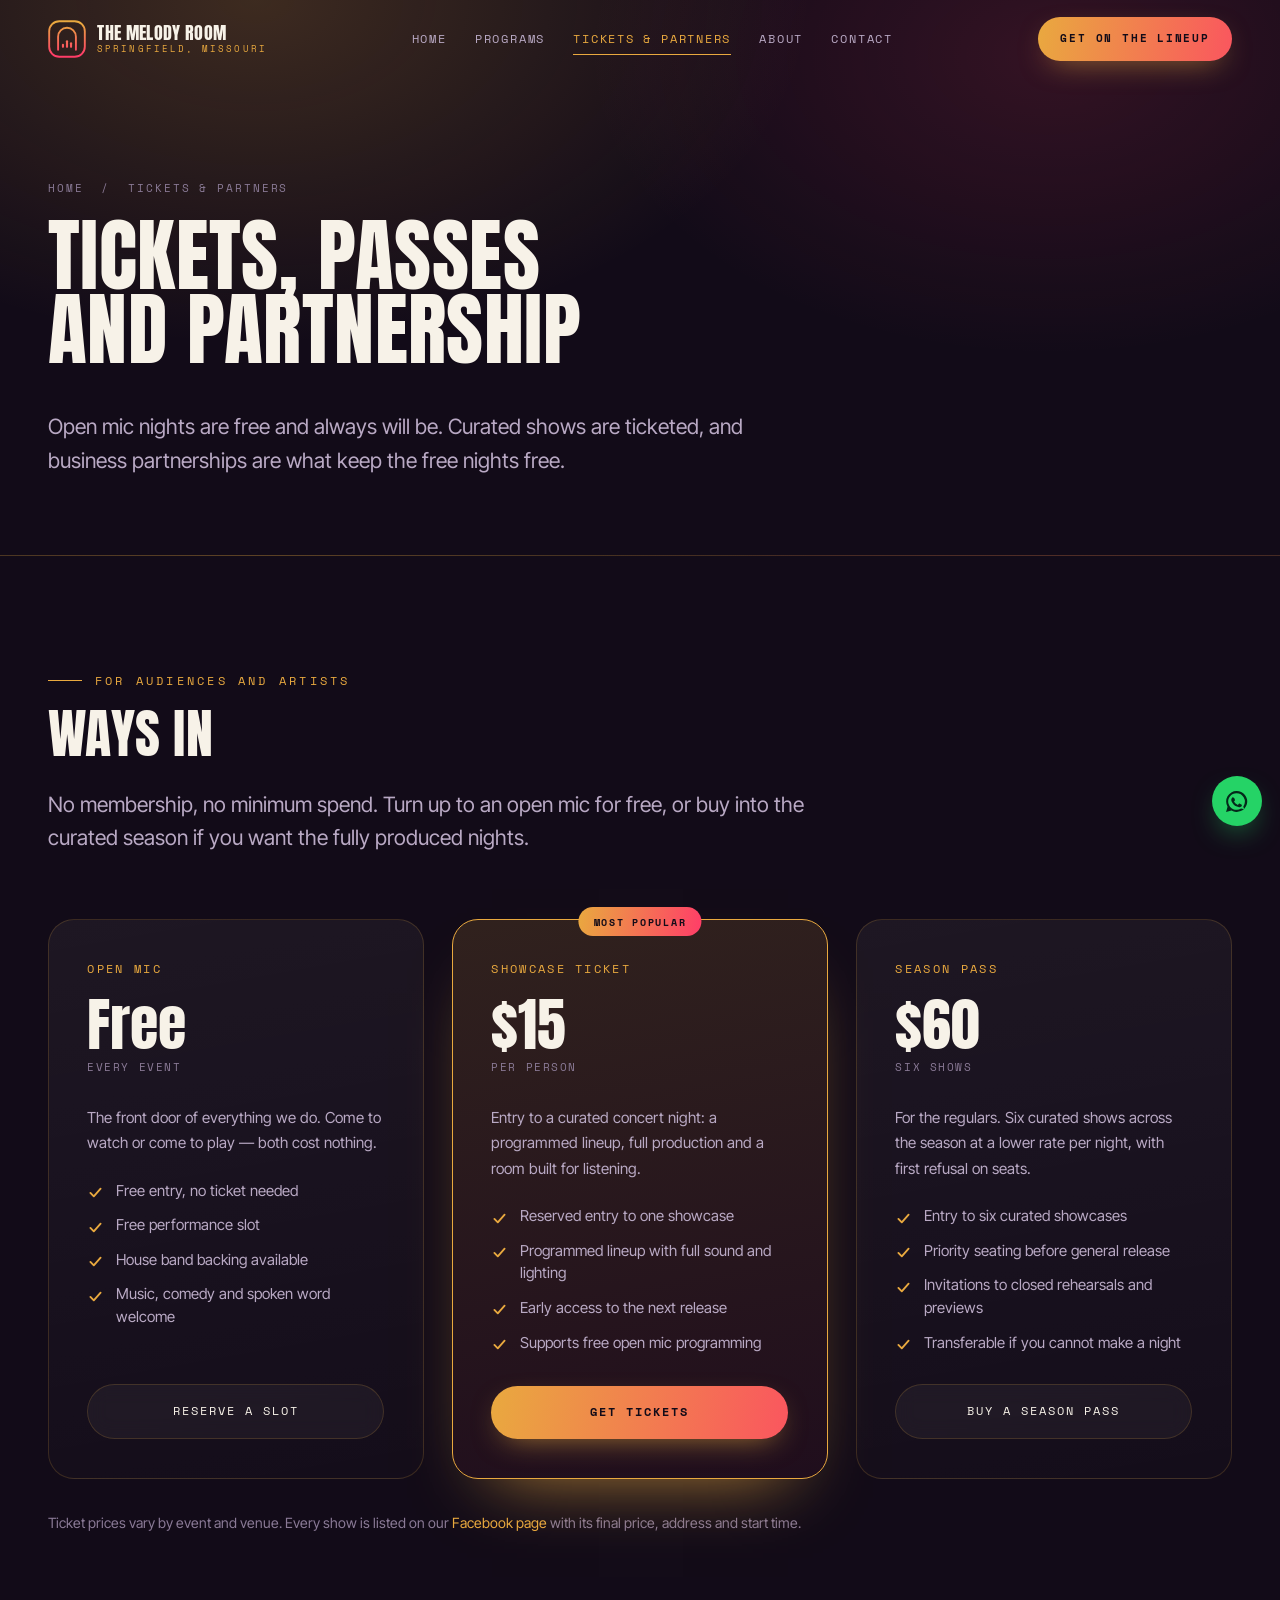
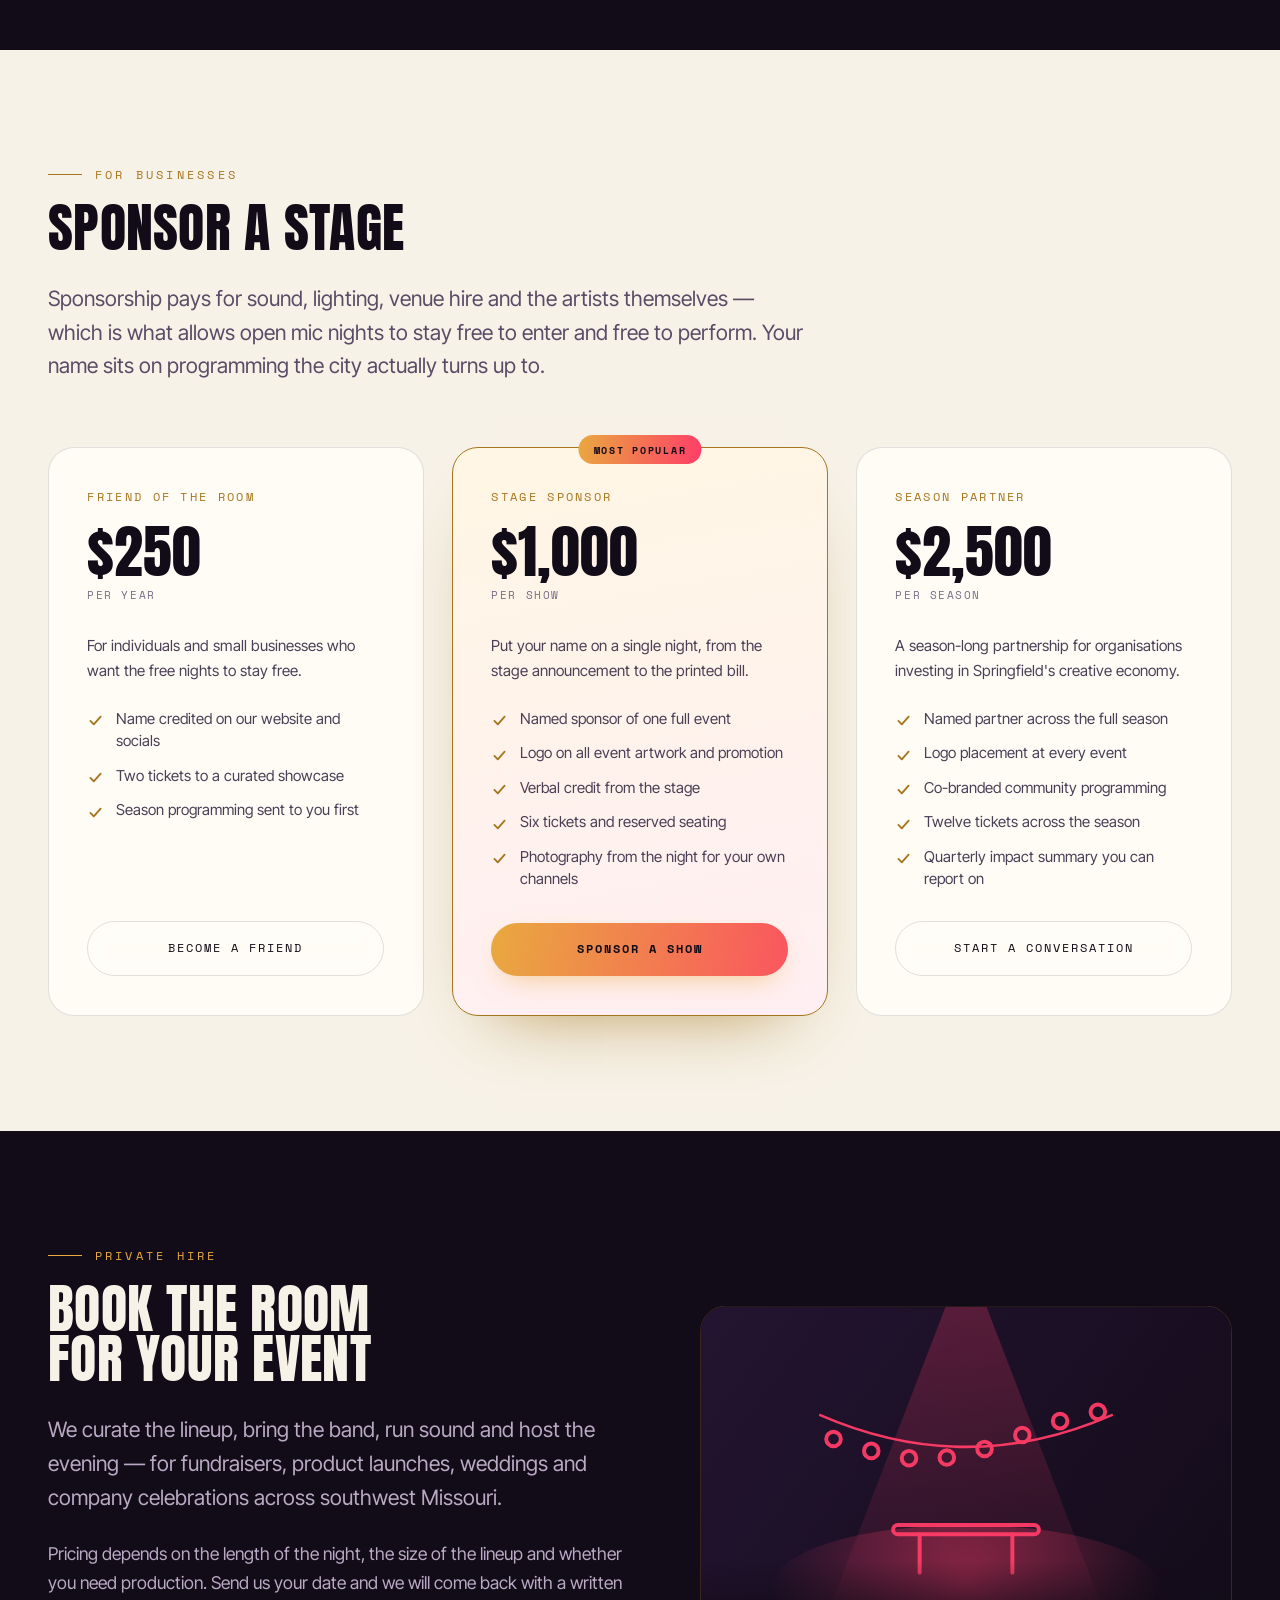
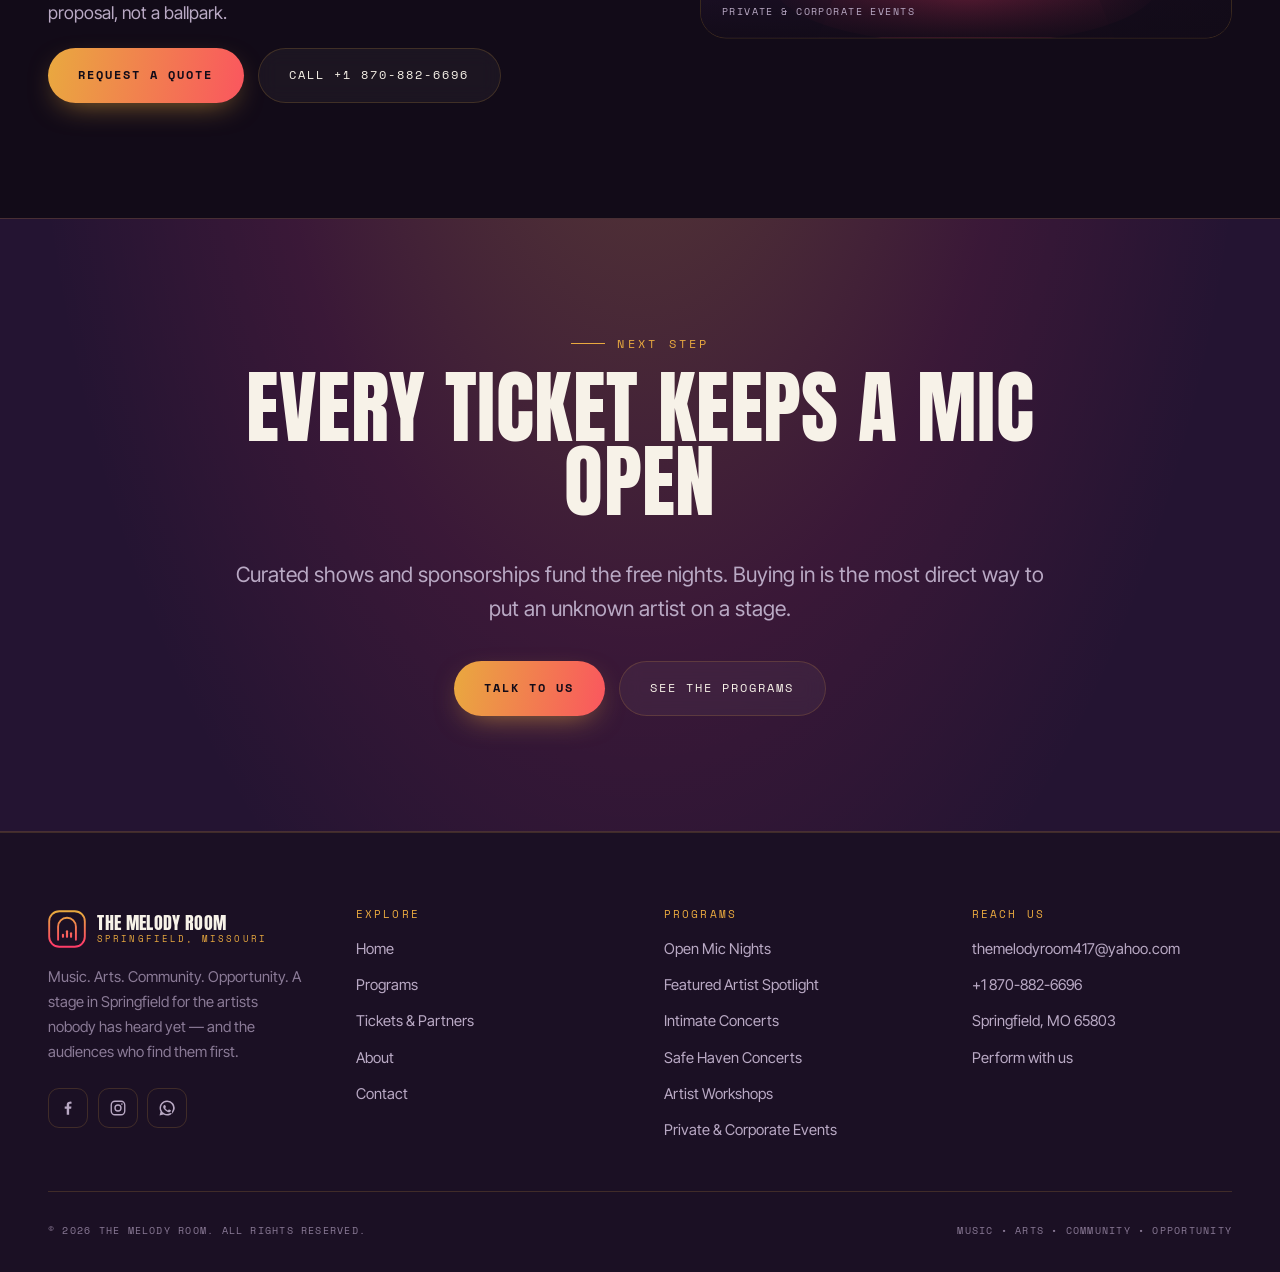
<file: tickets.html>
<!DOCTYPE html>
<html lang="en">
<head>
<meta charset="utf-8">
<meta name="viewport" content="width=device-width, initial-scale=1">

<!-- ============================== SEO ============================== -->
<title>Tickets, Passes &amp; Sponsorship | The Melody Room</title>
<meta name="description" content="Open mic nights are always free. Showcase tickets, season passes and business sponsorship tiers supporting live music and spoken word in Springfield, Missouri.">
<link rel="canonical" href="https://themelodyroom417.com/tickets.html">
<meta name="theme-color" content="#120B18">
<meta name="author" content="The Melody Room">
<meta name="robots" content="index, follow">

<!-- Open Graph / social sharing -->
<meta property="og:type" content="website">
<meta property="og:site_name" content="The Melody Room">
<meta property="og:title" content="Tickets, Passes &amp; Sponsorship | The Melody Room">
<meta property="og:description" content="Open mic nights are always free. Showcase tickets, season passes and business sponsorship tiers supporting live music and spoken word in Springfield, Missouri.">
<meta property="og:url" content="https://themelodyroom417.com/tickets.html">
<meta property="og:image" content="https://themelodyroom417.com/assets/images/og-image.jpg">
<meta name="twitter:card" content="summary_large_image">
<meta name="twitter:title" content="Tickets, Passes &amp; Sponsorship | The Melody Room">
<meta name="twitter:description" content="Open mic nights are always free. Showcase tickets, season passes and business sponsorship tiers supporting live music and spoken word in Springfield, Missouri.">
<meta name="twitter:image" content="https://themelodyroom417.com/assets/images/og-image.jpg">

<!-- Local SEO -->
<meta name="geo.region" content="US-MO">
<meta name="geo.placename" content="Springfield, MO">

<link rel="icon" type="image/svg+xml" href="assets/images/favicon.svg">
<link rel="apple-touch-icon" href="assets/images/logo-mark.svg">

<!-- Fonts: Anton (poster display) / Inter Tight (body) / Space Mono (run-sheet labels) -->
<link rel="preconnect" href="https://fonts.googleapis.com">
<link rel="preconnect" href="https://fonts.gstatic.com" crossorigin>
<link href="https://fonts.googleapis.com/css2?family=Anton&family=Inter+Tight:wght@400;500;600&family=Space+Mono:wght@400;700&display=swap" rel="stylesheet">

<link rel="stylesheet" href="css/style.css">

<!-- Structured data: helps Google show the venue in local results -->
<script type="application/ld+json">
{
  "@context": "https://schema.org",
  "@type": "PerformingGroup",
  "name": "The Melody Room",
  "url": "https://themelodyroom417.com",
  "logo": "https://themelodyroom417.com/assets/images/logo-mark.svg",
  "image": "https://themelodyroom417.com/assets/images/og-image.jpg",
  "description": "A live event platform in Springfield, Missouri offering stage time for music, spoken word and performance art.",
  "foundingDate": "2022",
  "founder": { "@type": "Person", "name": "Sam Timmerman" },
  "email": "themelodyroom417@yahoo.com",
  "telephone": "+1 870-882-6696",
  "address": {
    "@type": "PostalAddress",
    "addressLocality": "Springfield",
    "addressRegion": "MO",
    "postalCode": "65803",
    "addressCountry": "US"
  },
  "sameAs": ["https://www.facebook.com/TheMelodyRoom417", "https://www.instagram.com/themelodyroom417/"]
}
</script>

</head>
<body>

<a class="skip" href="#main">Skip to content</a>

<!-- ========================= LOADING ANIMATION ========================= -->
<div id="preloader">
  <div class="preloader-inner">
    <div class="preloader-mark"><svg viewBox="0 0 64 64" aria-hidden="true" focusable="false">
      <defs><linearGradient id="bg-pre" x1="32" y1="6" x2="32" y2="58" gradientUnits="userSpaceOnUse">
        <stop offset="0" stop-color="#E9A93F"/><stop offset="1" stop-color="#FF3D68"/></linearGradient></defs>
      <rect x="2" y="2" width="60" height="60" rx="17" fill="none" stroke="url(#bg-pre)" stroke-width="3.2"/>
      <path d="M17 50V28a15 15 0 0 1 30 0v22" fill="none" stroke="url(#bg-pre)" stroke-width="3.2" stroke-linecap="round"/>
      <g fill="url(#bg-pre)"><rect x="23.4" y="40" width="3.6" height="7" rx="1.8"/>
      <rect x="30.2" y="34" width="3.6" height="13" rx="1.8"/>
      <rect x="37" y="37.5" width="3.6" height="9.5" rx="1.8"/></g></svg></div>
    <p class="preloader-label">House lights down</p>
    <div class="preloader-bar"><i></i></div>
  </div>
</div>

<!-- ============================== NAV ============================== -->
<header class="nav">
  <div class="nav-inner">
    <a class="brand" href="index.html" aria-label="The Melody Room — home">
      <svg viewBox="0 0 64 64" aria-hidden="true" focusable="false">
      <defs><linearGradient id="bg-nav" x1="32" y1="6" x2="32" y2="58" gradientUnits="userSpaceOnUse">
        <stop offset="0" stop-color="#E9A93F"/><stop offset="1" stop-color="#FF3D68"/></linearGradient></defs>
      <rect x="2" y="2" width="60" height="60" rx="17" fill="none" stroke="url(#bg-nav)" stroke-width="3.2"/>
      <path d="M17 50V28a15 15 0 0 1 30 0v22" fill="none" stroke="url(#bg-nav)" stroke-width="3.2" stroke-linecap="round"/>
      <g fill="url(#bg-nav)"><rect x="23.4" y="40" width="3.6" height="7" rx="1.8"/>
      <rect x="30.2" y="34" width="3.6" height="13" rx="1.8"/>
      <rect x="37" y="37.5" width="3.6" height="9.5" rx="1.8"/></g></svg>
      <span class="brand-text">
        <span class="brand-name">The Melody Room</span>
        <span class="brand-sub">Springfield, Missouri</span>
      </span>
    </a>

    <nav class="nav-links" id="nav-links" aria-label="Main">
      <a href="index.html">Home</a>
        <a href="programs.html">Programs</a>
        <a href="tickets.html">Tickets &amp; Partners</a>
        <a href="about.html">About</a>
        <a href="contact.html">Contact</a>
      <a class="btn btn--primary" href="contact.html#lineup">Get on the lineup</a>
    </nav>

    <div class="nav-cta">
      <a class="btn btn--primary" href="contact.html#lineup">Get on the lineup</a>
    </div>

    <button class="burger" type="button" aria-label="Menu" aria-expanded="false" aria-controls="nav-links">
      <i></i><i></i><i></i>
    </button>
  </div>
</header>

<main id="main">

<section class="page-head">
  <div class="shell">
    <p class="crumbs" data-reveal><a href="index.html">Home</a> &nbsp;/&nbsp; Tickets &amp; Partners</p>
    <h1 data-reveal>Tickets, passes and partnership</h1>
    <p class="lead" data-reveal>Open mic nights are free and always will be. Curated shows are ticketed, and business partnerships are what keep the free nights free.</p>
  </div>
</section>

<section class="section">
  <div class="shell">
    <div class="section-head">
      <p class="eyebrow" data-reveal>For audiences and artists</p>
      <h2 data-reveal>Ways in</h2>
      <p class="lead" data-reveal>No membership, no minimum spend. Turn up to an open mic for
      free, or buy into the curated season if you want the fully produced nights.</p>
    </div>
    <div class="grid grid--3">
      <article class="price-card" data-reveal>
        
        <p class="price-name">Open mic</p>
        <div class="price-fig">Free</div>
        <p class="price-per">every event</p>
        <p class="price-desc">The front door of everything we do. Come to watch or come to play &mdash; both cost nothing.</p>
        <ul class="price-list"><li><svg viewBox="0 0 20 20" fill="none" stroke="currentColor" stroke-width="2.2" stroke-linecap="round" stroke-linejoin="round" aria-hidden="true"><path d="M4 10.5l4 4 8-9"/></svg><span>Free entry, no ticket needed</span></li><li><svg viewBox="0 0 20 20" fill="none" stroke="currentColor" stroke-width="2.2" stroke-linecap="round" stroke-linejoin="round" aria-hidden="true"><path d="M4 10.5l4 4 8-9"/></svg><span>Free performance slot</span></li><li><svg viewBox="0 0 20 20" fill="none" stroke="currentColor" stroke-width="2.2" stroke-linecap="round" stroke-linejoin="round" aria-hidden="true"><path d="M4 10.5l4 4 8-9"/></svg><span>House band backing available</span></li><li><svg viewBox="0 0 20 20" fill="none" stroke="currentColor" stroke-width="2.2" stroke-linecap="round" stroke-linejoin="round" aria-hidden="true"><path d="M4 10.5l4 4 8-9"/></svg><span>Music, comedy and spoken word welcome</span></li></ul>
        <a class="btn btn--ghost" href="contact.html#lineup">Reserve a slot</a>
      </article>
      <article class="price-card price-card--featured" data-reveal>
        <span class="price-flag">Most popular</span>
        <p class="price-name">Showcase ticket</p>
        <div class="price-fig">$15</div>
        <p class="price-per">per person</p>
        <p class="price-desc">Entry to a curated concert night: a programmed lineup, full production and a room built for listening.</p>
        <ul class="price-list"><li><svg viewBox="0 0 20 20" fill="none" stroke="currentColor" stroke-width="2.2" stroke-linecap="round" stroke-linejoin="round" aria-hidden="true"><path d="M4 10.5l4 4 8-9"/></svg><span>Reserved entry to one showcase</span></li><li><svg viewBox="0 0 20 20" fill="none" stroke="currentColor" stroke-width="2.2" stroke-linecap="round" stroke-linejoin="round" aria-hidden="true"><path d="M4 10.5l4 4 8-9"/></svg><span>Programmed lineup with full sound and lighting</span></li><li><svg viewBox="0 0 20 20" fill="none" stroke="currentColor" stroke-width="2.2" stroke-linecap="round" stroke-linejoin="round" aria-hidden="true"><path d="M4 10.5l4 4 8-9"/></svg><span>Early access to the next release</span></li><li><svg viewBox="0 0 20 20" fill="none" stroke="currentColor" stroke-width="2.2" stroke-linecap="round" stroke-linejoin="round" aria-hidden="true"><path d="M4 10.5l4 4 8-9"/></svg><span>Supports free open mic programming</span></li></ul>
        <a class="btn btn--primary" href="contact.html">Get tickets</a>
      </article>
      <article class="price-card" data-reveal>
        
        <p class="price-name">Season pass</p>
        <div class="price-fig">$60</div>
        <p class="price-per">six shows</p>
        <p class="price-desc">For the regulars. Six curated shows across the season at a lower rate per night, with first refusal on seats.</p>
        <ul class="price-list"><li><svg viewBox="0 0 20 20" fill="none" stroke="currentColor" stroke-width="2.2" stroke-linecap="round" stroke-linejoin="round" aria-hidden="true"><path d="M4 10.5l4 4 8-9"/></svg><span>Entry to six curated showcases</span></li><li><svg viewBox="0 0 20 20" fill="none" stroke="currentColor" stroke-width="2.2" stroke-linecap="round" stroke-linejoin="round" aria-hidden="true"><path d="M4 10.5l4 4 8-9"/></svg><span>Priority seating before general release</span></li><li><svg viewBox="0 0 20 20" fill="none" stroke="currentColor" stroke-width="2.2" stroke-linecap="round" stroke-linejoin="round" aria-hidden="true"><path d="M4 10.5l4 4 8-9"/></svg><span>Invitations to closed rehearsals and previews</span></li><li><svg viewBox="0 0 20 20" fill="none" stroke="currentColor" stroke-width="2.2" stroke-linecap="round" stroke-linejoin="round" aria-hidden="true"><path d="M4 10.5l4 4 8-9"/></svg><span>Transferable if you cannot make a night</span></li></ul>
        <a class="btn btn--ghost" href="contact.html">Buy a season pass</a>
      </article>
    </div>
    <p class="muted" data-reveal style="margin-top:2rem;font-size:.88rem">
      Ticket prices vary by event and venue. Every show is listed on our
      <a class="accent" href="https://www.facebook.com/TheMelodyRoom417" target="_blank" rel="noopener">Facebook page</a>
      with its final price, address and start time.</p>
  </div>
</section>

<section class="section section--paper">
  <div class="shell">
    <div class="section-head">
      <p class="eyebrow" data-reveal>For businesses</p>
      <h2 data-reveal>Sponsor a stage</h2>
      <p class="lead" data-reveal>Sponsorship pays for sound, lighting, venue hire and the
      artists themselves &mdash; which is what allows open mic nights to stay free to enter
      and free to perform. Your name sits on programming the city actually turns up to.</p>
    </div>
    <div class="grid grid--3">
      <article class="price-card" data-reveal>
        
        <p class="price-name">Friend of the Room</p>
        <div class="price-fig">$250</div>
        <p class="price-per">per year</p>
        <p class="price-desc">For individuals and small businesses who want the free nights to stay free.</p>
        <ul class="price-list"><li><svg viewBox="0 0 20 20" fill="none" stroke="currentColor" stroke-width="2.2" stroke-linecap="round" stroke-linejoin="round" aria-hidden="true"><path d="M4 10.5l4 4 8-9"/></svg><span>Name credited on our website and socials</span></li><li><svg viewBox="0 0 20 20" fill="none" stroke="currentColor" stroke-width="2.2" stroke-linecap="round" stroke-linejoin="round" aria-hidden="true"><path d="M4 10.5l4 4 8-9"/></svg><span>Two tickets to a curated showcase</span></li><li><svg viewBox="0 0 20 20" fill="none" stroke="currentColor" stroke-width="2.2" stroke-linecap="round" stroke-linejoin="round" aria-hidden="true"><path d="M4 10.5l4 4 8-9"/></svg><span>Season programming sent to you first</span></li></ul>
        <a class="btn btn--ghost" href="contact.html">Become a friend</a>
      </article>
      <article class="price-card price-card--featured" data-reveal>
        <span class="price-flag">Most popular</span>
        <p class="price-name">Stage Sponsor</p>
        <div class="price-fig">$1,000</div>
        <p class="price-per">per show</p>
        <p class="price-desc">Put your name on a single night, from the stage announcement to the printed bill.</p>
        <ul class="price-list"><li><svg viewBox="0 0 20 20" fill="none" stroke="currentColor" stroke-width="2.2" stroke-linecap="round" stroke-linejoin="round" aria-hidden="true"><path d="M4 10.5l4 4 8-9"/></svg><span>Named sponsor of one full event</span></li><li><svg viewBox="0 0 20 20" fill="none" stroke="currentColor" stroke-width="2.2" stroke-linecap="round" stroke-linejoin="round" aria-hidden="true"><path d="M4 10.5l4 4 8-9"/></svg><span>Logo on all event artwork and promotion</span></li><li><svg viewBox="0 0 20 20" fill="none" stroke="currentColor" stroke-width="2.2" stroke-linecap="round" stroke-linejoin="round" aria-hidden="true"><path d="M4 10.5l4 4 8-9"/></svg><span>Verbal credit from the stage</span></li><li><svg viewBox="0 0 20 20" fill="none" stroke="currentColor" stroke-width="2.2" stroke-linecap="round" stroke-linejoin="round" aria-hidden="true"><path d="M4 10.5l4 4 8-9"/></svg><span>Six tickets and reserved seating</span></li><li><svg viewBox="0 0 20 20" fill="none" stroke="currentColor" stroke-width="2.2" stroke-linecap="round" stroke-linejoin="round" aria-hidden="true"><path d="M4 10.5l4 4 8-9"/></svg><span>Photography from the night for your own channels</span></li></ul>
        <a class="btn btn--primary" href="contact.html">Sponsor a show</a>
      </article>
      <article class="price-card" data-reveal>
        
        <p class="price-name">Season Partner</p>
        <div class="price-fig">$2,500</div>
        <p class="price-per">per season</p>
        <p class="price-desc">A season-long partnership for organisations investing in Springfield's creative economy.</p>
        <ul class="price-list"><li><svg viewBox="0 0 20 20" fill="none" stroke="currentColor" stroke-width="2.2" stroke-linecap="round" stroke-linejoin="round" aria-hidden="true"><path d="M4 10.5l4 4 8-9"/></svg><span>Named partner across the full season</span></li><li><svg viewBox="0 0 20 20" fill="none" stroke="currentColor" stroke-width="2.2" stroke-linecap="round" stroke-linejoin="round" aria-hidden="true"><path d="M4 10.5l4 4 8-9"/></svg><span>Logo placement at every event</span></li><li><svg viewBox="0 0 20 20" fill="none" stroke="currentColor" stroke-width="2.2" stroke-linecap="round" stroke-linejoin="round" aria-hidden="true"><path d="M4 10.5l4 4 8-9"/></svg><span>Co-branded community programming</span></li><li><svg viewBox="0 0 20 20" fill="none" stroke="currentColor" stroke-width="2.2" stroke-linecap="round" stroke-linejoin="round" aria-hidden="true"><path d="M4 10.5l4 4 8-9"/></svg><span>Twelve tickets across the season</span></li><li><svg viewBox="0 0 20 20" fill="none" stroke="currentColor" stroke-width="2.2" stroke-linecap="round" stroke-linejoin="round" aria-hidden="true"><path d="M4 10.5l4 4 8-9"/></svg><span>Quarterly impact summary you can report on</span></li></ul>
        <a class="btn btn--ghost" href="contact.html">Start a conversation</a>
      </article>
    </div>
  </div>
</section>

<section class="section">
  <div class="shell">
    <div class="split">
      <div>
        <p class="eyebrow" data-reveal>Private hire</p>
        <h2 data-reveal>Book the room<br>for your event</h2>
        <p class="lead" data-reveal>We curate the lineup, bring the band, run sound and host
        the evening &mdash; for fundraisers, product launches, weddings and company
        celebrations across southwest Missouri.</p>
        <p data-reveal>Pricing depends on the length of the night, the size of the lineup and
        whether you need production. Send us your date and we will come back with a written
        proposal, not a ballpark.</p>
        <div class="btn-row" data-reveal>
          <a class="btn btn--primary" href="contact.html">Request a quote</a>
          <a class="btn btn--ghost" href="tel:+18708826696">Call +1 870-882-6696</a>
        </div>
      </div>
      <div data-reveal>
        <div class="frame frame--wide" data-parallax="0.05">
          <img src="assets/images/prog-private.svg"
               alt="Private event with live music curated by The Melody Room"
               width="800" height="600" loading="lazy" decoding="async">
          <p class="frame-caption">Private &amp; corporate events</p>
        </div>
      </div>
    </div>
  </div>
</section>

<section class="section cta-band">
  <div class="shell shell--narrow">
    <p class="eyebrow eyebrow--center" data-reveal>Next step</p>
    <h2 data-reveal>Every ticket keeps a mic open</h2>
    <p class="lead" data-reveal style="margin-bottom:2.2rem">Curated shows and sponsorships fund the free nights. Buying in is the most direct way to put an unknown artist on a stage.</p>
    <div class="btn-row" data-reveal>
      <a class="btn btn--primary" href="contact.html">Talk to us</a>
      <a class="btn btn--ghost" href="programs.html">See the programs</a>
    </div>
  </div>
</section>
</main>

<!-- ============================== FOOTER ============================== -->
<footer class="footer">
  <div class="shell">
    <div class="footer-grid">

      <div class="footer-brand">
        <a class="brand" href="index.html" aria-label="The Melody Room — home">
          <svg viewBox="0 0 64 64" aria-hidden="true" focusable="false">
      <defs><linearGradient id="bg-ft" x1="32" y1="6" x2="32" y2="58" gradientUnits="userSpaceOnUse">
        <stop offset="0" stop-color="#E9A93F"/><stop offset="1" stop-color="#FF3D68"/></linearGradient></defs>
      <rect x="2" y="2" width="60" height="60" rx="17" fill="none" stroke="url(#bg-ft)" stroke-width="3.2"/>
      <path d="M17 50V28a15 15 0 0 1 30 0v22" fill="none" stroke="url(#bg-ft)" stroke-width="3.2" stroke-linecap="round"/>
      <g fill="url(#bg-ft)"><rect x="23.4" y="40" width="3.6" height="7" rx="1.8"/>
      <rect x="30.2" y="34" width="3.6" height="13" rx="1.8"/>
      <rect x="37" y="37.5" width="3.6" height="9.5" rx="1.8"/></g></svg>
          <span class="brand-text">
            <span class="brand-name">The Melody Room</span>
            <span class="brand-sub">Springfield, Missouri</span>
          </span>
        </a>
        <p class="muted">Music. Arts. Community. Opportunity. A stage in Springfield for the
        artists nobody has heard yet &mdash; and the audiences who find them first.</p>
        <div class="socials">
          <a href="https://www.facebook.com/TheMelodyRoom417" target="_blank" rel="noopener" aria-label="The Melody Room on Facebook"><svg viewBox="0 0 24 24" fill="currentColor" aria-hidden="true"><path d="M13.5 21v-8h2.7l.4-3.1h-3.1V7.9c0-.9.25-1.5 1.55-1.5H16.7V3.6A21 21 0 0014.3 3.5c-2.4 0-4 1.46-4 4.14V9.9H7.6V13h2.7v8z"/></svg></a>
          <a href="https://www.instagram.com/themelodyroom417/" target="_blank" rel="noopener" aria-label="The Melody Room on Instagram"><svg viewBox="0 0 24 24" fill="none" stroke="currentColor" stroke-width="1.8" aria-hidden="true"><rect x="3" y="3" width="18" height="18" rx="5"/><circle cx="12" cy="12" r="4"/><circle cx="17.2" cy="6.8" r="1.1" fill="currentColor" stroke="none"/></svg></a>
          <a href="https://wa.me/18708826696" target="_blank" rel="noopener" aria-label="Message us on WhatsApp"><svg viewBox="0 0 24 24" fill="currentColor" aria-hidden="true"><path d="M12 2a10 10 0 00-8.6 15L2 22l5.2-1.4A10 10 0 1012 2zm0 2a8 8 0 016.8 12.2l-.3.5.8 2.8-2.9-.8-.5.3A8 8 0 1112 4zm-3.4 4c-.2 0-.5.1-.7.4-.3.3-.9.9-.9 2.1s.9 2.4 1 2.6c.1.2 1.7 2.8 4.3 3.8 2.1.8 2.6.7 3 .6.5-.1 1.5-.6 1.7-1.2.2-.6.2-1.1.1-1.2l-.6-.3-1.6-.8c-.2-.1-.4-.1-.6.1l-.8 1c-.2.2-.3.2-.5.1a6.6 6.6 0 01-3.3-2.9c-.1-.2 0-.4.1-.5l.5-.6.2-.4v-.4l-.7-1.7c-.2-.5-.4-.4-.6-.4z"/></svg></a>
        </div>
      </div>

      <div>
        <h4>Explore</h4>
        <nav class="footer-links" aria-label="Footer">
          <a href="index.html">Home</a>
          <a href="programs.html">Programs</a>
          <a href="tickets.html">Tickets &amp; Partners</a>
          <a href="about.html">About</a>
          <a href="contact.html">Contact</a>
        </nav>
      </div>

      <div>
        <h4>Programs</h4>
        <nav class="footer-links" aria-label="Programs">
        <a href="programs.html#open-mic">Open Mic Nights</a>
        <a href="programs.html#spotlight">Featured Artist Spotlight</a>
        <a href="programs.html#concerts">Intimate Concerts</a>
        <a href="programs.html#safe-haven">Safe Haven Concerts</a>
        <a href="programs.html#workshops">Artist Workshops</a>
        <a href="programs.html#private">Private &amp; Corporate Events</a>
        </nav>
      </div>

      <div>
        <h4>Reach us</h4>
        <nav class="footer-links">
          <a href="mailto:themelodyroom417@yahoo.com">themelodyroom417@yahoo.com</a>
          <a href="tel:+18708826696">+1 870-882-6696</a>
          <a href="contact.html">Springfield, MO 65803</a>
          <a href="contact.html#lineup">Perform with us</a>
        </nav>
      </div>

    </div>

    <div class="footer-base">
      <span>&copy; <span data-year>2026</span> The Melody Room. All rights reserved.</span>
      <span>Music &bull; Arts &bull; Community &bull; Opportunity</span>
    </div>
  </div>
</footer>

<!-- ========================= FLOATING ACTIONS ========================= -->
<a class="quick-chat" href="https://wa.me/18708826696" target="_blank" rel="noopener"
   aria-label="Message The Melody Room on WhatsApp"><svg viewBox="0 0 24 24" fill="currentColor" aria-hidden="true"><path d="M12 2a10 10 0 00-8.6 15L2 22l5.2-1.4A10 10 0 1012 2zm0 2a8 8 0 016.8 12.2l-.3.5.8 2.8-2.9-.8-.5.3A8 8 0 1112 4zm-3.4 4c-.2 0-.5.1-.7.4-.3.3-.9.9-.9 2.1s.9 2.4 1 2.6c.1.2 1.7 2.8 4.3 3.8 2.1.8 2.6.7 3 .6.5-.1 1.5-.6 1.7-1.2.2-.6.2-1.1.1-1.2l-.6-.3-1.6-.8c-.2-.1-.4-.1-.6.1l-.8 1c-.2.2-.3.2-.5.1a6.6 6.6 0 01-3.3-2.9c-.1-.2 0-.4.1-.5l.5-.6.2-.4v-.4l-.7-1.7c-.2-.5-.4-.4-.6-.4z"/></svg></a>
<button class="to-top" type="button" aria-label="Back to top"><svg viewBox="0 0 24 24" fill="none" stroke="currentColor" stroke-width="2.4" stroke-linecap="round" stroke-linejoin="round" aria-hidden="true"><path d="M12 19V5"/><path d="M5.5 11.5L12 5l6.5 6.5"/></svg></button>

<script src="js/script.js"></script>
</body>
</html>
</file>
<file: css/style.css>
/* ==========================================================================
   THE MELODY ROOM — stylesheet
   Springfield, MO

   Design direction: "house lights down". The site is the room — deep plum
   dark, cut by amber and magenta stage gels. Light sections are the flyer
   on the wall. Type is gig-poster: heavy condensed display, clean body,
   mono for anything that behaves like a run sheet (times, labels, data).

   TO REBRAND: change the six values in the COLOR block below. Everything
   else is derived from them.
   ========================================================================== */

/* --------------------------------------------------------------- 1. TOKENS */
:root {
  /* ---- COLOR (edit these to match the client's logo) ---- */
  --ink:      #120B18;   /* deepest dark — house lights down            */
  --velvet:   #241432;   /* stage curtain plum                          */
  --brass:    #E9A93F;   /* primary accent — amber stage wash           */
  --gel:      #FF3D68;   /* secondary accent — magenta lighting gel     */
  --cool:     #4CC9E0;   /* tertiary accent — cool gel, used sparingly  */
  --ivory:    #F7F2E8;   /* flyer paper — light sections                */

  /* ---- derived ---- */
  --ink-soft:  #1B1024;
  --haze:      #B9A9C4;   /* body text on dark */
  --haze-dim:  #8A7A96;
  --line:      rgba(233, 169, 63, .18);
  --line-dark: rgba(18, 11, 24, .12);
  --glass:     rgba(255, 255, 255, .045);

  /* ---- type ---- */
  --display: "Anton", "Arial Narrow", Impact, sans-serif;
  --body:    "Inter Tight", system-ui, -apple-system, "Segoe UI", sans-serif;
  --mono:    "Space Mono", ui-monospace, "SFMono-Regular", monospace;

  /* fluid type scale */
  --t-hero:  clamp(2.9rem, 9.2vw, 8rem);
  --t-h1:    clamp(2.4rem, 6.4vw, 5rem);
  --t-h2:    clamp(1.9rem, 4.4vw, 3.4rem);
  --t-h3:    clamp(1.15rem, 2vw, 1.5rem);
  --t-body:  clamp(1rem, .96rem + .28vw, 1.1rem);
  --t-lead:  clamp(1.08rem, 1rem + .55vw, 1.32rem);
  --t-micro: .72rem;

  /* ---- layout ---- */
  --shell:   1240px;
  --gutter:  clamp(1.15rem, 4vw, 3rem);
  --section: clamp(4.5rem, 9vw, 8.5rem);
  --radius:  18px;
  --radius-lg: 26px;

  --ease: cubic-bezier(.22, .68, .3, 1);
  --nav-h: 78px;
}

/* ----------------------------------------------------------- 2. BASE/RESET */
*, *::before, *::after { box-sizing: border-box; }

html {
  scroll-behavior: smooth;
  scroll-padding-top: calc(var(--nav-h) + 18px);
  -webkit-text-size-adjust: 100%;
}

body {
  margin: 0;
  background: var(--ink);
  color: var(--haze);
  font-family: var(--body);
  font-size: var(--t-body);
  line-height: 1.68;
  -webkit-font-smoothing: antialiased;
  overflow-x: hidden;
}

img, svg { max-width: 100%; display: block; }
a { color: inherit; text-decoration: none; }
button { font: inherit; color: inherit; border: 0; background: none; cursor: pointer; }
ul { margin: 0; padding: 0; list-style: none; }

::selection { background: var(--brass); color: var(--ink); }

:focus-visible {
  outline: 2px solid var(--brass);
  outline-offset: 3px;
  border-radius: 4px;
}

/* Skip link — keyboard users land here first */
.skip {
  position: absolute; top: -60px; left: var(--gutter); z-index: 999;
  background: var(--brass); color: var(--ink);
  padding: .7rem 1.2rem; border-radius: 0 0 10px 10px;
  font-family: var(--mono); font-size: var(--t-micro);
  transition: top .2s var(--ease);
}
.skip:focus { top: 0; }

/* ------------------------------------------------------- 3. TYPE UTILITIES */
h1, h2, h3, h4 {
  font-family: var(--display);
  font-weight: 400;
  color: var(--ivory);
  line-height: .92;
  letter-spacing: .005em;
  text-transform: uppercase;
  margin: 0 0 .55em;
}
h1 { font-size: var(--t-h1); }
h2 { font-size: var(--t-h2); }
h3 { font-size: var(--t-h3); line-height: 1.12; }
p  { margin: 0 0 1.15em; }
p:last-child { margin-bottom: 0; }

/* Mono eyebrow — used above every section title. Reads like a cue sheet. */
.eyebrow {
  font-family: var(--mono);
  font-size: var(--t-micro);
  letter-spacing: .28em;
  text-transform: uppercase;
  color: var(--brass);
  display: flex;
  align-items: center;
  gap: .8rem;
  margin: 0 0 1.1rem;
}
.eyebrow::before {
  content: ""; width: 34px; height: 1px;
  background: var(--brass); flex: none;
}
.eyebrow--center { justify-content: center; }

.lead { font-size: var(--t-lead); color: var(--haze); line-height: 1.6; }
.muted { color: var(--haze-dim); }
.accent { color: var(--brass); }
.gel-text { color: var(--gel); }

/* Amber-to-magenta gradient text — the "light spill" from the logo mark */
.spill {
  background: linear-gradient(100deg, var(--brass), var(--gel) 78%);
  -webkit-background-clip: text; background-clip: text;
  -webkit-text-fill-color: transparent; color: var(--brass);
}

/* ------------------------------------------------------------ 4. STRUCTURE */
.shell {
  width: min(100% - (var(--gutter) * 2), var(--shell));
  margin-inline: auto;
}
.shell--narrow { max-width: 820px; }

.section { padding-block: var(--section); position: relative; }
.section--tight { padding-block: clamp(3rem, 6vw, 5rem); }

/* Light "flyer paper" sections */
.section--paper {
  background: var(--ivory);
  color: #4B3F55;
}
.section--paper h1, .section--paper h2, .section--paper h3 { color: var(--ink); }
.section--paper .lead { color: #5A4C66; }
.section--paper .muted { color: #7A6C86; }
.section--paper .eyebrow { color: #A6761F; }
.section--paper .eyebrow::before { background: #A6761F; }

/* Slightly lifted dark section */
.section--velvet { background: var(--ink-soft); }

.section-head { max-width: 760px; margin-bottom: clamp(2.4rem, 5vw, 4rem); }
.section-head--center { margin-inline: auto; text-align: center; }
.section-head--center .eyebrow { justify-content: center; }

/* Fine hairline divider */
.rule { height: 1px; background: var(--line); border: 0; margin: 0; }

/* ------------------------------------------------------------- 5. BUTTONS */
.btn {
  display: inline-flex; align-items: center; justify-content: center;
  gap: .6rem;
  padding: 1rem 1.9rem;
  border-radius: 100px;
  font-family: var(--mono);
  font-size: .78rem;
  letter-spacing: .16em;
  text-transform: uppercase;
  position: relative;
  overflow: hidden;
  transition: transform .3s var(--ease), box-shadow .3s var(--ease),
              background-color .3s var(--ease), color .3s var(--ease);
  will-change: transform;
}
.btn:hover { transform: translateY(-3px); }
.btn:active { transform: translateY(-1px); }

.btn--primary {
  background: linear-gradient(100deg, var(--brass), var(--gel) 130%);
  color: var(--ink);
  font-weight: 700;
  box-shadow: 0 10px 30px -12px rgba(233, 169, 63, .7);
}
.btn--primary:hover { box-shadow: 0 18px 42px -12px rgba(255, 61, 104, .6); }

.btn--ghost {
  border: 1px solid var(--line);
  color: var(--ivory);
  background: var(--glass);
  backdrop-filter: blur(10px);
}
.btn--ghost:hover { border-color: var(--brass); background: rgba(233, 169, 63, .1); }

.section--paper .btn--ghost { border-color: var(--line-dark); color: var(--ink); background: transparent; }
.section--paper .btn--ghost:hover { border-color: var(--ink); background: rgba(18, 11, 24, .05); }

.btn-row { display: flex; flex-wrap: wrap; gap: .9rem; }

/* Text link with an animated underline */
.link-arrow {
  font-family: var(--mono); font-size: .76rem;
  letter-spacing: .16em; text-transform: uppercase;
  color: var(--brass);
  display: inline-flex; align-items: center; gap: .5rem;
}
.link-arrow span { transition: transform .3s var(--ease); }
.link-arrow:hover span { transform: translateX(5px); }

/* ------------------------------------------------------------ 6. PRELOADER */
/* "House lights down" — the spotlight finds the mark, then the room opens. */
#preloader {
  position: fixed; inset: 0; z-index: 9999;
  background: var(--ink);
  display: grid; place-items: center;
  transition: opacity .7s var(--ease), visibility .7s;
}
#preloader.is-done { opacity: 0; visibility: hidden; }
.preloader-inner { text-align: center; }
.preloader-mark {
  width: 66px; margin: 0 auto 1.4rem;
  animation: spot-open 1.5s var(--ease) both;
}
.preloader-label {
  font-family: var(--mono); font-size: var(--t-micro);
  letter-spacing: .34em; text-transform: uppercase; color: var(--brass);
  animation: fade-up .9s .35s var(--ease) both;
}
.preloader-bar {
  width: 150px; height: 2px; margin: 1.2rem auto 0;
  background: rgba(233, 169, 63, .2); overflow: hidden; border-radius: 2px;
}
.preloader-bar i {
  display: block; height: 100%; width: 40%;
  background: linear-gradient(90deg, var(--brass), var(--gel));
  animation: sweep 1.1s var(--ease) infinite;
}
@keyframes spot-open {
  from { opacity: 0; transform: scale(.7); filter: blur(9px); }
  to   { opacity: 1; transform: scale(1);  filter: blur(0); }
}
@keyframes sweep {
  from { transform: translateX(-110%); }
  to   { transform: translateX(320%); }
}
@keyframes fade-up {
  from { opacity: 0; transform: translateY(12px); }
  to   { opacity: 1; transform: none; }
}

/* ------------------------------------------------------------------ 7. NAV */
.nav {
  position: fixed; inset: 0 0 auto; z-index: 900;
  height: var(--nav-h);
  display: flex; align-items: center;
  transition: background-color .4s var(--ease), box-shadow .4s var(--ease),
              backdrop-filter .4s var(--ease), height .4s var(--ease);
}
.nav.is-stuck {
  height: 66px;
  background: rgba(18, 11, 24, .82);
  backdrop-filter: blur(18px) saturate(140%);
  box-shadow: 0 1px 0 var(--line), 0 18px 40px -30px #000;
}
.nav-inner {
  width: min(100% - (var(--gutter) * 2), var(--shell));
  margin-inline: auto;
  display: flex; align-items: center; justify-content: space-between; gap: 1.5rem;
}

.brand { display: flex; align-items: center; gap: .7rem; flex: none; }
.brand svg, .brand img { width: 38px; height: 38px; }
.brand-text { display: flex; flex-direction: column; line-height: 1; }
.brand-name {
  font-family: var(--display); font-size: 1.12rem;
  letter-spacing: .02em; color: var(--ivory); text-transform: uppercase;
}
.brand-sub {
  font-family: var(--mono); font-size: .54rem;
  letter-spacing: .24em; color: var(--brass); text-transform: uppercase;
  margin-top: 3px;
}

.nav-links { display: flex; align-items: center; gap: clamp(1rem, 2.2vw, 2rem); }
.nav-links a {
  font-family: var(--mono); font-size: .74rem;
  letter-spacing: .15em; text-transform: uppercase;
  color: var(--haze); position: relative; padding-block: .4rem;
  transition: color .25s var(--ease);
}
.nav-links a::after {
  content: ""; position: absolute; left: 0; bottom: 0;
  width: 100%; height: 1px; background: var(--brass);
  transform: scaleX(0); transform-origin: right;
  transition: transform .35s var(--ease);
}
.nav-links a:hover { color: var(--ivory); }
.nav-links a:hover::after { transform: scaleX(1); transform-origin: left; }
.nav-links a.is-current { color: var(--brass); }
.nav-links a.is-current::after { transform: scaleX(1); }

.nav-cta { flex: none; }
.nav .btn { padding: .78rem 1.4rem; font-size: .7rem; }
/* The CTA lives twice in the markup: once in the bar, once inside the mobile
   menu. Only one is ever visible. */
.nav-links > .btn { display: none; }

/* Burger */
.burger { display: none; width: 44px; height: 44px; position: relative; flex: none; }
.burger i {
  position: absolute; left: 11px; width: 22px; height: 2px;
  background: var(--ivory); border-radius: 2px;
  transition: transform .35s var(--ease), opacity .25s var(--ease);
}
.burger i:nth-child(1) { top: 16px; }
.burger i:nth-child(2) { top: 22px; }
.burger i:nth-child(3) { top: 28px; }
.burger.is-open i:nth-child(1) { transform: translateY(6px) rotate(45deg); }
.burger.is-open i:nth-child(2) { opacity: 0; }
.burger.is-open i:nth-child(3) { transform: translateY(-6px) rotate(-45deg); }

/* ----------------------------------------------------------------- 8. HERO */
.hero {
  position: relative;
  min-height: min(100svh, 900px);
  display: flex; align-items: center;
  padding-top: calc(var(--nav-h) + 3rem);
  padding-bottom: clamp(3rem, 7vw, 6rem);
  overflow: hidden;
  isolation: isolate;
}
.hero-bg {
  position: absolute; inset: 0; z-index: -3;
  width: 100%; height: 100%; object-fit: cover;
}
.hero::after { /* vignette so type always wins */
  content: ""; position: absolute; inset: 0; z-index: -2;
  background:
    linear-gradient(to top, var(--ink) 2%, transparent 45%),
    linear-gradient(to right, rgba(18,11,24,.9) 8%, rgba(18,11,24,.35) 60%, transparent);
}

/* SIGNATURE ELEMENT: a spotlight that tracks the cursor across the room.
   Falls back to a slow ambient drift on touch devices (see script.js). */
.spotlight {
  position: absolute; z-index: -1;
  top: 0; left: 0;
  width: 780px; height: 780px;
  margin: -390px 0 0 -390px;
  pointer-events: none;
  background: radial-gradient(circle closest-side,
              rgba(233, 169, 63, .30), rgba(255, 61, 104, .12) 48%, transparent 72%);
  transform: translate3d(50vw, 42vh, 0);
  transition: transform .45s cubic-bezier(.16, .8, .3, 1);
  mix-blend-mode: screen;
}

.hero-content { position: relative; max-width: 940px; }
.hero h1 {
  font-size: var(--t-hero);
  line-height: .86;
  letter-spacing: -.005em;
  margin-bottom: .4em;
  text-wrap: balance;
}
.hero .lead { max-width: 56ch; margin-bottom: 2.2rem; }

/* Word-by-word reveal on load */
.reveal-word { display: inline-block; overflow: hidden; vertical-align: bottom; }
.reveal-word > span {
  display: inline-block;
  transform: translateY(102%);
  animation: word-up .95s var(--ease) forwards;
}
@keyframes word-up { to { transform: translateY(0); } }

.hero-meta {
  display: flex; flex-wrap: wrap; gap: 1.6rem 2.4rem;
  margin-top: 3rem; padding-top: 1.8rem;
  border-top: 1px solid var(--line);
}
.hero-meta div { min-width: 120px; }
.hero-meta dt {
  font-family: var(--mono); font-size: .66rem; letter-spacing: .2em;
  text-transform: uppercase; color: var(--haze-dim); margin-bottom: .35rem;
}
.hero-meta dd {
  margin: 0; font-family: var(--display); font-size: 1.35rem;
  color: var(--ivory); text-transform: uppercase;
}

.scroll-hint {
  position: absolute; left: 50%; bottom: 1.6rem;
  transform: translateX(-50%);
  font-family: var(--mono); font-size: .6rem;
  letter-spacing: .3em; text-transform: uppercase; color: var(--haze-dim);
  display: flex; flex-direction: column; align-items: center; gap: .6rem;
}
.scroll-hint i {
  width: 1px; height: 40px;
  background: linear-gradient(var(--brass), transparent);
  animation: drop 2s var(--ease) infinite;
}
@keyframes drop {
  0%   { transform: scaleY(0); transform-origin: top; }
  45%  { transform: scaleY(1); transform-origin: top; }
  46%  { transform: scaleY(1); transform-origin: bottom; }
  100% { transform: scaleY(0); transform-origin: bottom; }
}

/* -------------------------------------------------------------- 9. MARQUEE */
/* The genre list is the most characteristic content this brand has —
   it runs as a ticker, like a lineup board. */
.marquee {
  border-block: 1px solid var(--line);
  background: var(--ink-soft);
  padding-block: 1.05rem;
  overflow: hidden;
  display: flex;
  -webkit-mask-image: linear-gradient(90deg, transparent, #000 8%, #000 92%, transparent);
          mask-image: linear-gradient(90deg, transparent, #000 8%, #000 92%, transparent);
}
.marquee ul {
  display: flex; flex: none; align-items: center; gap: 2.6rem;
  padding-right: 2.6rem;
  animation: slide 42s linear infinite;
}
.marquee li {
  font-family: var(--display); font-size: 1.02rem;
  letter-spacing: .05em; text-transform: uppercase;
  color: var(--haze-dim); white-space: nowrap;
  display: flex; align-items: center; gap: 2.6rem;
}
.marquee li::after {
  content: ""; width: 6px; height: 6px; border-radius: 50%;
  background: var(--brass); flex: none;
}
.marquee:hover ul { animation-play-state: paused; }
@keyframes slide { to { transform: translateX(-100%); } }

/* ---------------------------------------------------------------- 10. GRID */
.grid { display: grid; gap: clamp(1.1rem, 2.2vw, 1.9rem); }
.grid--2 { grid-template-columns: repeat(auto-fit, minmax(310px, 1fr)); }
.grid--3 { grid-template-columns: repeat(auto-fit, minmax(290px, 1fr)); }
.grid--4 { grid-template-columns: repeat(auto-fit, minmax(215px, 1fr)); }

/* Split layout: sticky text beside media */
.split {
  display: grid; gap: clamp(2rem, 5vw, 4.5rem);
  grid-template-columns: 1fr;
  align-items: center;
}
@media (min-width: 900px) {
  .split { grid-template-columns: 1.05fr .95fr; }
  .split--flip > *:first-child { order: 2; }
}

/* ---------------------------------------------------------------- 11. STATS */
.stats {
  display: grid; gap: 1px;
  grid-template-columns: repeat(auto-fit, minmax(170px, 1fr));
  background: var(--line);
  border: 1px solid var(--line);
  border-radius: var(--radius);
  overflow: hidden;
}
.stat { background: var(--ink); padding: clamp(1.5rem, 3vw, 2.3rem); }
.section--velvet .stat { background: var(--ink-soft); }
.stat-num {
  font-family: var(--display); font-size: clamp(2.3rem, 5vw, 3.4rem);
  line-height: 1; color: var(--brass); margin-bottom: .5rem;
  display: flex; align-items: baseline; gap: .1rem;
}
.stat-label {
  font-family: var(--mono); font-size: .68rem; letter-spacing: .16em;
  text-transform: uppercase; color: var(--haze-dim); line-height: 1.5;
}

/* --------------------------------------------------------- 12. PROGRAM CARDS */
.card {
  position: relative;
  border: 1px solid var(--line);
  border-radius: var(--radius-lg);
  background: linear-gradient(170deg, rgba(255,255,255,.05), rgba(255,255,255,.012));
  overflow: hidden;
  display: flex; flex-direction: column;
  transition: transform .45s var(--ease), border-color .45s var(--ease),
              box-shadow .45s var(--ease);
}
.card:hover {
  transform: translateY(-8px);
  border-color: rgba(233, 169, 63, .5);
  box-shadow: 0 30px 60px -34px rgba(0, 0, 0, .95);
}
.card-media { position: relative; aspect-ratio: 4 / 3; overflow: hidden; }
.card-media img {
  width: 100%; height: 100%; object-fit: cover;
  transition: transform .8s var(--ease);
}
.card:hover .card-media img { transform: scale(1.07); }
.card-tag {
  position: absolute; top: .9rem; left: .9rem;
  font-family: var(--mono); font-size: .6rem; letter-spacing: .18em;
  text-transform: uppercase; color: var(--ink);
  background: var(--brass); padding: .34rem .7rem; border-radius: 100px;
}
.card-tag--free { background: var(--cool); }
.card-tag--gel  { background: var(--gel); color: var(--ivory); }
.card-body { padding: clamp(1.3rem, 2.4vw, 1.8rem); flex: 1; display: flex; flex-direction: column; }
.card-body h3 { margin-bottom: .6rem; }
.card-body p { font-size: .95rem; margin-bottom: 1.3rem; }
.card-body .link-arrow { margin-top: auto; }

/* Bare feature card (no image) */
.feature {
  border: 1px solid var(--line);
  border-radius: var(--radius);
  padding: clamp(1.5rem, 3vw, 2.1rem);
  background: var(--glass);
  transition: transform .4s var(--ease), border-color .4s var(--ease), background-color .4s var(--ease);
}
.feature:hover { transform: translateY(-6px); border-color: rgba(233,169,63,.45); background: rgba(233,169,63,.05); }
.feature-num {
  font-family: var(--mono); font-size: .7rem; letter-spacing: .2em;
  color: var(--brass); display: block; margin-bottom: 1rem;
}
.feature h3 { font-size: 1.16rem; margin-bottom: .55rem; }
.feature p { font-size: .95rem; margin: 0; }
.section--paper .feature { border-color: var(--line-dark); background: rgba(18,11,24,.02); }
.section--paper .feature:hover { border-color: #A6761F; background: rgba(233,169,63,.09); }
.section--paper .feature-num { color: #A6761F; }

/* ---------------------------------------------------------- 13. STORY/QUOTE */
.story {
  border-left: 2px solid var(--brass);
  padding: .3rem 0 .3rem clamp(1.2rem, 3vw, 2.2rem);
}
.story blockquote {
  margin: 0 0 1.1rem;
  font-family: var(--display); font-size: clamp(1.35rem, 3vw, 2.15rem);
  line-height: 1.1; color: var(--ivory); text-transform: uppercase;
}
.section--paper .story blockquote { color: var(--ink); }
.story cite {
  font-family: var(--mono); font-size: .7rem; letter-spacing: .16em;
  text-transform: uppercase; color: var(--haze-dim); font-style: normal;
}

.quote-card {
  border: 1px solid var(--line);
  border-radius: var(--radius);
  padding: clamp(1.5rem, 3vw, 2.1rem);
  background: var(--glass);
  display: flex; flex-direction: column; gap: 1.1rem;
  transition: transform .4s var(--ease), border-color .4s var(--ease);
}
.quote-card:hover { transform: translateY(-6px); border-color: rgba(233,169,63,.4); }
.quote-card p { font-size: 1.02rem; color: var(--ivory); margin: 0; }
.quote-mark { font-family: var(--display); font-size: 2.4rem; line-height: .6; color: var(--brass); }
.quote-by {
  font-family: var(--mono); font-size: .68rem; letter-spacing: .14em;
  text-transform: uppercase; color: var(--haze-dim); margin-top: auto;
}

/* -------------------------------------------------------------- 14. TIMELINE */
/* A real sequence — the rooms this outgrew, in order. Numbering earns its
   place here because the order is the point. */
.timeline { display: grid; gap: 0; border-top: 1px solid var(--line-dark); }
.section--paper .timeline { border-color: var(--line-dark); }
.tl-item {
  display: grid; gap: .4rem 2rem;
  grid-template-columns: 1fr;
  padding-block: clamp(1.3rem, 3vw, 2rem);
  border-bottom: 1px solid var(--line-dark);
  transition: background-color .35s var(--ease);
}
@media (min-width: 760px) {
  .tl-item { grid-template-columns: 120px 1fr; align-items: start; }
}
.tl-item:hover { background: rgba(233, 169, 63, .07); }
.tl-year {
  font-family: var(--mono); font-size: .74rem; letter-spacing: .18em;
  color: #A6761F; padding-top: .25rem;
}
.tl-item h3 { margin-bottom: .35rem; font-size: 1.22rem; }
.tl-item p { margin: 0; font-size: .97rem; }

/* --------------------------------------------------------------- 15. PRICING */
.price-card {
  position: relative;
  border: 1px solid var(--line);
  border-radius: var(--radius-lg);
  padding: clamp(1.7rem, 3.2vw, 2.4rem);
  background: linear-gradient(170deg, rgba(255,255,255,.05), rgba(255,255,255,.012));
  display: flex; flex-direction: column;
  transition: transform .45s var(--ease), border-color .45s var(--ease), box-shadow .45s var(--ease);
}
.price-card:hover { transform: translateY(-8px); border-color: rgba(233,169,63,.5); }
.price-card--featured {
  border-color: var(--brass);
  background: linear-gradient(170deg, rgba(233,169,63,.14), rgba(255,61,104,.06));
  box-shadow: 0 34px 70px -40px rgba(233, 169, 63, .8);
}
.price-flag {
  position: absolute; top: -13px; left: 50%; transform: translateX(-50%);
  background: linear-gradient(100deg, var(--brass), var(--gel));
  color: var(--ink); font-family: var(--mono); font-size: .6rem;
  letter-spacing: .18em; text-transform: uppercase; font-weight: 700;
  padding: .4rem .95rem; border-radius: 100px; white-space: nowrap;
}
.price-name {
  font-family: var(--mono); font-size: .72rem; letter-spacing: .2em;
  text-transform: uppercase; color: var(--brass); margin-bottom: 1.1rem;
}
.price-fig {
  font-family: var(--display); font-size: clamp(2.6rem, 5.5vw, 3.6rem);
  line-height: 1; color: var(--ivory); display: flex; align-items: baseline; gap: .3rem;
  margin-bottom: .3rem;
}
.price-per { font-family: var(--mono); font-size: .68rem; letter-spacing: .14em; color: var(--haze-dim); text-transform: uppercase; }
.price-desc { font-size: .95rem; margin: 1rem 0 1.5rem; }
.price-list { display: grid; gap: .75rem; margin-bottom: 1.9rem; }
.price-list li { display: flex; gap: .7rem; font-size: .94rem; line-height: 1.5; }
.price-list svg { flex: none; width: 17px; height: 17px; margin-top: .28rem; color: var(--brass); }
.price-card .btn { width: 100%; margin-top: auto; }

/* Pricing cards on the light "flyer paper" sections */
.section--paper .price-card {
  border-color: var(--line-dark);
  background: #FFFCF6;
}
.section--paper .price-card:hover { border-color: #A6761F; }
.section--paper .price-card--featured {
  border-color: #A6761F;
  background: linear-gradient(170deg, #FFF6E4, #FFEFF3);
  box-shadow: 0 34px 70px -44px rgba(166, 118, 31, .85);
}
.section--paper .price-name { color: #A6761F; }
.section--paper .price-fig  { color: var(--ink); }
.section--paper .price-per  { color: #7A6C86; }
.section--paper .price-list { color: #4B3F55; }
.section--paper .price-list svg { color: #A6761F; }

/* ------------------------------------------------------------------ 16. FAQ */
.faq { border-top: 1px solid var(--line); }
.section--paper .faq { border-color: var(--line-dark); }
.faq-item { border-bottom: 1px solid var(--line); }
.section--paper .faq-item { border-color: var(--line-dark); }
.faq-q {
  width: 100%; text-align: left;
  display: flex; align-items: center; justify-content: space-between; gap: 1.5rem;
  padding: clamp(1.15rem, 2.4vw, 1.55rem) 0;
  font-family: var(--display); font-size: clamp(1.02rem, 1.9vw, 1.28rem);
  text-transform: uppercase; color: var(--ivory); line-height: 1.2;
  transition: color .3s var(--ease);
}
.section--paper .faq-q { color: var(--ink); }
.faq-q:hover { color: var(--brass); }
.faq-icon { position: relative; width: 20px; height: 20px; flex: none; }
.faq-icon::before, .faq-icon::after {
  content: ""; position: absolute; top: 50%; left: 0;
  width: 100%; height: 2px; background: var(--brass); border-radius: 2px;
  transition: transform .38s var(--ease);
}
.faq-icon::after { transform: rotate(90deg); }
.faq-item.is-open .faq-icon::after { transform: rotate(0); }
.faq-a {
  overflow: hidden; height: 0;
  transition: height .42s var(--ease);
}
.faq-a > div { padding-bottom: 1.5rem; max-width: 68ch; font-size: .98rem; }

/* -------------------------------------------------------------- 17. CTA BAND */
.cta-band {
  position: relative; overflow: hidden;
  background: var(--velvet);
  border-block: 1px solid var(--line);
  text-align: center;
}
.cta-band::before {
  content: ""; position: absolute; inset: -50% 0 auto;
  height: 200%;
  background: radial-gradient(ellipse at 50% 0%,
              rgba(233,169,63,.28), rgba(255,61,104,.1) 42%, transparent 68%);
  pointer-events: none;
}
.cta-band .shell { position: relative; }
.cta-band h2 { font-size: var(--t-h1); margin-bottom: .5em; }
.cta-band .btn-row { justify-content: center; }

/* --------------------------------------------------------------- 18. CONTACT */
.contact-grid { display: grid; gap: clamp(2rem, 5vw, 3.6rem); grid-template-columns: 1fr; }
@media (min-width: 940px) { .contact-grid { grid-template-columns: 1.15fr .85fr; } }

.field { margin-bottom: 1.15rem; }
.field label {
  display: block;
  font-family: var(--mono); font-size: .66rem; letter-spacing: .18em;
  text-transform: uppercase; color: var(--brass); margin-bottom: .55rem;
}
.field input, .field select, .field textarea {
  width: 100%;
  padding: .95rem 1.1rem;
  font-family: var(--body); font-size: 1rem;
  color: var(--ivory);
  background: rgba(255,255,255,.045);
  border: 1px solid var(--line);
  border-radius: 12px;
  transition: border-color .3s var(--ease), background-color .3s var(--ease);
}
.field textarea { min-height: 155px; resize: vertical; }
.field input::placeholder, .field textarea::placeholder { color: var(--haze-dim); }
.field input:focus, .field select:focus, .field textarea:focus {
  outline: none; border-color: var(--brass); background: rgba(233,169,63,.07);
}
.field select option { background: var(--ink); color: var(--ivory); }
.field.has-error input, .field.has-error textarea, .field.has-error select { border-color: var(--gel); }
.field-error {
  display: none;
  font-family: var(--mono); font-size: .66rem; letter-spacing: .1em;
  color: var(--gel); margin-top: .45rem;
}
.field.has-error .field-error { display: block; }

.form-note {
  font-family: var(--mono); font-size: .66rem; letter-spacing: .1em;
  color: var(--haze-dim); margin-top: 1rem; line-height: 1.7;
}
.form-status {
  display: none; margin-top: 1.1rem; padding: .95rem 1.2rem;
  border: 1px solid var(--brass); border-radius: 12px;
  background: rgba(233,169,63,.1); color: var(--ivory); font-size: .93rem;
}
.form-status.is-shown { display: block; animation: fade-up .5s var(--ease) both; }

.contact-line {
  display: flex; gap: 1.1rem; align-items: flex-start;
  padding-block: 1.25rem;
  border-bottom: 1px solid var(--line);
}
.contact-line:first-child { border-top: 1px solid var(--line); }
.contact-ico {
  flex: none; width: 40px; height: 40px; border-radius: 11px;
  display: grid; place-items: center;
  background: rgba(233,169,63,.12); color: var(--brass);
  border: 1px solid var(--line);
}
.contact-ico svg { width: 18px; height: 18px; }
.contact-line dt {
  font-family: var(--mono); font-size: .64rem; letter-spacing: .18em;
  text-transform: uppercase; color: var(--haze-dim); margin-bottom: .3rem;
}
.contact-line dd { margin: 0; color: var(--ivory); font-size: 1rem; }
.contact-line dd a:hover { color: var(--brass); }

.map-frame {
  border: 1px solid var(--line);
  border-radius: var(--radius-lg);
  overflow: hidden;
  filter: grayscale(1) invert(.92) hue-rotate(185deg) contrast(.86);
  transition: filter .5s var(--ease);
}
.map-frame:hover { filter: grayscale(.4) invert(.92) hue-rotate(185deg) contrast(.9); }
.map-frame iframe { display: block; width: 100%; height: 340px; border: 0; }

/* -------------------------------------------------------------- 19. PAGE HEAD */
.page-head {
  position: relative;
  padding-top: calc(var(--nav-h) + clamp(3.5rem, 8vw, 6.5rem));
  padding-bottom: clamp(2.8rem, 6vw, 5rem);
  overflow: hidden;
  border-bottom: 1px solid var(--line);
  background:
    radial-gradient(ellipse 70% 100% at 20% 0%, rgba(233,169,63,.2), transparent 62%),
    radial-gradient(ellipse 60% 90% at 82% 10%, rgba(255,61,104,.14), transparent 60%),
    var(--ink);
}
.page-head h1 { max-width: 17ch; text-wrap: balance; }
.page-head .lead { max-width: 62ch; }
.crumbs {
  font-family: var(--mono); font-size: .66rem; letter-spacing: .18em;
  text-transform: uppercase; color: var(--haze-dim); margin-bottom: 1.3rem;
}
.crumbs a:hover { color: var(--brass); }

/* --------------------------------------------------------------- 20. FOOTER */
.footer {
  background: var(--ink-soft);
  border-top: 1px solid var(--line);
  padding-block: clamp(3rem, 6vw, 5rem) 2rem;
}
.footer-grid {
  display: grid; gap: clamp(2rem, 4vw, 3rem);
  grid-template-columns: repeat(auto-fit, minmax(190px, 1fr));
  margin-bottom: 3rem;
}
.footer-brand { grid-column: 1 / -1; max-width: 340px; }
@media (min-width: 820px) { .footer-brand { grid-column: auto; } }
.footer-brand p { font-size: .93rem; margin-top: 1.1rem; }
.footer h4 {
  font-family: var(--mono); font-size: .66rem; letter-spacing: .2em;
  color: var(--brass); margin-bottom: 1.1rem; font-weight: 400;
}
.footer-links { display: grid; gap: .7rem; }
.footer-links a { font-size: .93rem; color: var(--haze); transition: color .25s var(--ease), padding-left .25s var(--ease); }
.footer-links a:hover { color: var(--brass); padding-left: 5px; }

.socials { display: flex; gap: .6rem; margin-top: 1.4rem; }
.socials a {
  width: 40px; height: 40px; border-radius: 11px;
  display: grid; place-items: center;
  border: 1px solid var(--line); color: var(--haze);
  transition: transform .3s var(--ease), border-color .3s var(--ease),
              color .3s var(--ease), background-color .3s var(--ease);
}
.socials a:hover {
  transform: translateY(-4px); color: var(--ink);
  background: var(--brass); border-color: var(--brass);
}
.socials svg { width: 18px; height: 18px; }

.footer-base {
  display: flex; flex-wrap: wrap; gap: 1rem 2rem;
  justify-content: space-between; align-items: center;
  padding-top: 1.9rem; border-top: 1px solid var(--line);
  font-family: var(--mono); font-size: .64rem;
  letter-spacing: .12em; text-transform: uppercase; color: var(--haze-dim);
}
.footer-base a:hover { color: var(--brass); }

/* --------------------------------------------------------------- 21. FLOATS */
.to-top, .quick-chat {
  position: fixed; z-index: 850;
  width: 50px; height: 50px; border-radius: 50%;
  display: grid; place-items: center;
  transition: transform .4s var(--ease), opacity .4s var(--ease),
              visibility .4s, box-shadow .3s var(--ease);
}
.to-top {
  right: 1.15rem; bottom: 1.15rem;
  background: var(--brass); color: var(--ink);
  opacity: 0; visibility: hidden; transform: translateY(16px) scale(.85);
  box-shadow: 0 12px 30px -12px rgba(233,169,63,.85);
}
.to-top.is-shown { opacity: 1; visibility: visible; transform: none; }
.to-top:hover { transform: translateY(-4px); }
.to-top svg { width: 19px; height: 19px; }

.quick-chat {
  right: 1.15rem; bottom: 4.6rem;
  background: #25D366; color: #04281A;
  box-shadow: 0 12px 30px -12px rgba(37, 211, 102, .85);
}
.quick-chat:hover { transform: translateY(-4px); }
.quick-chat svg { width: 25px; height: 25px; }

/* ----------------------------------------------------- 22. SCROLL REVEALS */
[data-reveal] {
  opacity: 0;
  transform: translateY(26px);
  transition: opacity .8s var(--ease), transform .8s var(--ease);
  transition-delay: var(--d, 0ms);
}
[data-reveal].is-visible { opacity: 1; transform: none; }

/* Subtle parallax target */
[data-parallax] { will-change: transform; }

/* -------------------------------------------------------- 23. MEDIA FRAMES */
.frame {
  position: relative;
  border-radius: var(--radius-lg);
  overflow: hidden;
  border: 1px solid var(--line);
}
.frame img { width: 100%; height: 100%; object-fit: cover; }
.frame--portrait { aspect-ratio: 4 / 5; }
.frame--wide { aspect-ratio: 16 / 10; }
.frame-caption {
  position: absolute; left: 0; right: 0; bottom: 0;
  padding: 2.6rem 1.3rem 1.1rem;
  background: linear-gradient(transparent, rgba(18,11,24,.92));
  font-family: var(--mono); font-size: .64rem;
  letter-spacing: .14em; text-transform: uppercase; color: var(--haze);
}

/* ------------------------------------------------------------- 24. RESPONSIVE */
@media (max-width: 980px) {
  .nav-cta { display: none; }
  .burger { display: block; }
  .nav-links {
    position: fixed; inset: 0 0 auto;
    flex-direction: column; align-items: stretch;
    gap: 0;
    padding: calc(var(--nav-h) + 1.2rem) var(--gutter) 2.2rem;
    background: rgba(18, 11, 24, .97);
    backdrop-filter: blur(20px);
    border-bottom: 1px solid var(--line);
    transform: translateY(-102%);
    transition: transform .5s var(--ease);
    z-index: -1;
  }
  .nav-links.is-open { transform: translateY(0); }
  .nav-links a {
    padding-block: 1.05rem;
    border-bottom: 1px solid var(--line);
    font-size: .84rem;
  }
  .nav-links a::after { display: none; }
  .nav-links > .btn {
    display: inline-flex;
    margin-top: 1.4rem; border-bottom: 0;
    justify-content: center;
  }
}

@media (max-width: 600px) {
  :root { --nav-h: 68px; }
  .hero { min-height: auto; padding-top: calc(var(--nav-h) + 4.5rem); }
  .hero-meta { gap: 1.2rem 1.6rem; }
  .hero-meta dd { font-size: 1.12rem; }
  .scroll-hint { display: none; }
  .spotlight { width: 500px; height: 500px; margin: -250px 0 0 -250px; }
  .btn { width: 100%; }
  .btn-row { flex-direction: column; }
  .nav-links .btn { width: 100%; }
  .footer-base { justify-content: flex-start; }
}

/* -------------------------------------------------- 25. MOTION PREFERENCES */
@media (prefers-reduced-motion: reduce) {
  html { scroll-behavior: auto; }
  *, *::before, *::after {
    animation-duration: .001ms !important;
    animation-iteration-count: 1 !important;
    transition-duration: .001ms !important;
  }
  [data-reveal] { opacity: 1; transform: none; }
  .reveal-word > span { transform: none; }
  .spotlight { transition: none; }
  .marquee ul { animation: none; }
}

/* -------------------------------------------------------------- 26. PRINT */
@media print {
  .nav, .to-top, .quick-chat, #preloader, .marquee, .scroll-hint { display: none !important; }
  body { background: #fff; color: #000; }
}
</file>
